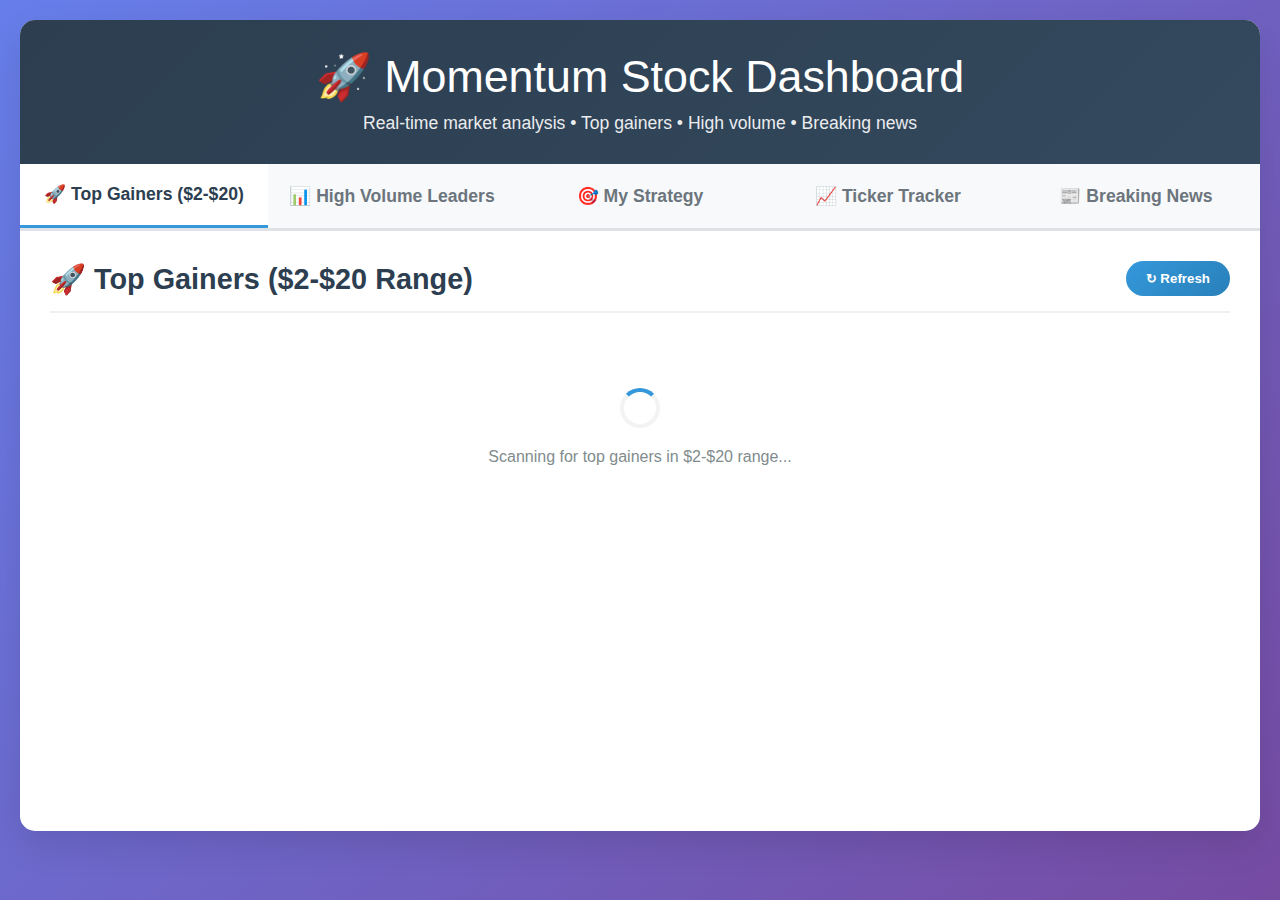
<file: index.html>
<!DOCTYPE html>
<html lang="en">
<head>
    <meta charset="UTF-8">
    <meta name="viewport" content="width=device-width, initial-scale=1.0">
    <title>🚀 Momentum Stock Dashboard</title>
    <style>
        * {
            margin: 0;
            padding: 0;
            box-sizing: border-box;
        }
        
        body {
            font-family: 'Segoe UI', Tahoma, Geneva, Verdana, sans-serif;
            background: linear-gradient(135deg, #667eea 0%, #764ba2 100%);
            min-height: 100vh;
            padding: 20px;
        }
        
        .container {
            max-width: 1400px;
            margin: 0 auto;
            background: white;
            border-radius: 15px;
            box-shadow: 0 15px 35px rgba(0,0,0,0.1);
            overflow: hidden;
        }
        
        .header {
            background: linear-gradient(135deg, #2c3e50 0%, #34495e 100%);
            color: white;
            padding: 30px;
            text-align: center;
        }
        
        .header h1 {
            font-size: 2.8em;
            font-weight: 300;
            margin-bottom: 10px;
        }
        
        .header p {
            opacity: 0.9;
            font-size: 1.1em;
        }
        
        .tabs {
            display: flex;
            background: #f8f9fa;
            border-bottom: 3px solid #dee2e6;
        }
        
        .tab {
            flex: 1;
            padding: 20px;
            text-align: center;
            cursor: pointer;
            background: #f8f9fa;
            border: none;
            font-size: 1.1em;
            font-weight: 600;
            color: #6c757d;
            transition: all 0.3s ease;
            position: relative;
        }
        
        .tab:hover {
            background: #e9ecef;
            color: #495057;
        }
        
        .tab.active {
            background: white;
            color: #2c3e50;
            border-bottom: 3px solid #3498db;
        }
        
        .tab-content {
            display: none;
            padding: 30px;
            min-height: 600px;
        }
        
        .tab-content.active {
            display: block;
        }
        
        .section-header {
            display: flex;
            justify-content: space-between;
            align-items: center;
            margin-bottom: 25px;
            padding-bottom: 15px;
            border-bottom: 2px solid #ecf0f1;
        }
        
        .section-title {
            font-size: 1.8em;
            color: #2c3e50;
            font-weight: 600;
        }
        
        .refresh-btn {
            background: linear-gradient(135deg, #3498db 0%, #2980b9 100%);
            color: white;
            border: none;
            padding: 10px 20px;
            border-radius: 25px;
            cursor: pointer;
            font-weight: 600;
            transition: transform 0.2s ease;
        }
        
        .refresh-btn:hover {
            transform: translateY(-2px);
        }
        
        .loading {
            text-align: center;
            padding: 50px;
            color: #7f8c8d;
        }
        
        .spinner {
            border: 4px solid #f3f3f3;
            border-top: 4px solid #3498db;
            border-radius: 50%;
            width: 40px;
            height: 40px;
            animation: spin 1s linear infinite;
            margin: 0 auto 20px;
        }
        
        @keyframes spin {
            0% { transform: rotate(0deg); }
            100% { transform: rotate(360deg); }
        }
        
        .stocks-grid {
            display: grid;
            grid-template-columns: repeat(auto-fill, minmax(350px, 1fr));
            gap: 20px;
            margin-top: 20px;
        }
        
        .stock-card {
            background: white;
            border: 1px solid #dee2e6;
            border-radius: 10px;
            padding: 20px;
            box-shadow: 0 4px 6px rgba(0,0,0,0.1);
            transition: all 0.3s ease;
        }
        
        .stock-card:hover {
            transform: translateY(-5px);
            box-shadow: 0 8px 15px rgba(0,0,0,0.2);
        }
        
        .stock-symbol {
            font-size: 1.4em;
            font-weight: bold;
            color: #2c3e50;
            margin-bottom: 10px;
        }
        
        .stock-price {
            font-size: 1.6em;
            font-weight: bold;
            color: #8e44ad;
            margin-bottom: 5px;
        }
        
        .stock-change {
            font-size: 1.1em;
            font-weight: 600;
            margin-bottom: 15px;
        }
        
        .positive {
            color: #27ae60;
        }
        
        .negative {
            color: #e74c3c;
        }
        
        .stock-metrics {
            display: grid;
            grid-template-columns: 1fr 1fr;
            gap: 10px;
            font-size: 0.9em;
            color: #7f8c8d;
        }
        
        .metric {
            background: #f8f9fa;
            padding: 8px;
            border-radius: 5px;
            text-align: center;
        }
        
        .metric-label {
            font-size: 0.8em;
            color: #6c757d;
            margin-bottom: 2px;
        }
        
        .metric-value {
            font-weight: bold;
            color: #2c3e50;
        }
        
        .news-grid {
            display: grid;
            gap: 20px;
        }
        
        .news-item {
            background: white;
            border: 1px solid #dee2e6;
            border-radius: 10px;
            padding: 20px;
            box-shadow: 0 4px 6px rgba(0,0,0,0.1);
            transition: all 0.3s ease;
        }
        
        .news-item:hover {
            box-shadow: 0 8px 15px rgba(0,0,0,0.2);
        }
        
        .news-title {
            font-size: 1.2em;
            font-weight: 600;
            color: #2c3e50;
            margin-bottom: 10px;
            line-height: 1.4;
        }
        
        .news-summary {
            color: #6c757d;
            line-height: 1.5;
            margin-bottom: 15px;
        }
        
        .news-meta {
            display: flex;
            justify-content: space-between;
            align-items: center;
            font-size: 0.9em;
            color: #7f8c8d;
        }
        
        .news-source {
            font-weight: 600;
        }
        
        .error {
            background: #f8d7da;
            color: #721c24;
            padding: 20px;
            border-radius: 10px;
            text-align: center;
            margin: 20px 0;
        }
        
        .empty-state {
            text-align: center;
            padding: 60px 20px;
            color: #7f8c8d;
        }
        
        .empty-state h3 {
            font-size: 1.5em;
            margin-bottom: 10px;
        }
        
        .momentum-badge {
            display: inline-block;
            padding: 4px 8px;
            border-radius: 12px;
            font-size: 0.8em;
            font-weight: bold;
            margin-top: 10px;
        }
        
        .momentum-high {
            background: #d4edda;
            color: #155724;
        }
        
        .momentum-medium {
            background: #fff3cd;
            color: #856404;
        }
        
        .momentum-low {
            background: #f8d7da;
            color: #721c24;
        }
        
        .ticker-input-section {
            background: #f8f9fa;
            padding: 25px;
            border-radius: 10px;
            margin-bottom: 30px;
            border: 2px solid #dee2e6;
        }
        
        .ticker-input-group {
            display: flex;
            gap: 15px;
            align-items: center;
            flex-wrap: wrap;
        }
        
        .ticker-input {
            flex: 1;
            min-width: 200px;
            padding: 12px 16px;
            border: 2px solid #dee2e6;
            border-radius: 8px;
            font-size: 1.1em;
            font-weight: 600;
            text-transform: uppercase;
            background: white;
            transition: border-color 0.3s ease;
        }
        
        .ticker-input:focus {
            outline: none;
            border-color: #3498db;
            box-shadow: 0 0 0 3px rgba(52, 152, 219, 0.1);
        }
        
        .track-btn {
            background: linear-gradient(135deg, #27ae60 0%, #229954 100%);
            color: white;
            border: none;
            padding: 12px 24px;
            border-radius: 8px;
            cursor: pointer;
            font-weight: 600;
            font-size: 1.1em;
            transition: all 0.3s ease;
        }
        
        .track-btn:hover {
            transform: translateY(-2px);
            box-shadow: 0 4px 8px rgba(39, 174, 96, 0.3);
        }
        
        .ticker-detail-card {
            background: linear-gradient(135deg, #ffffff 0%, #f8f9fa 100%);
            border: 1px solid #dee2e6;
            border-radius: 15px;
            padding: 30px;
            box-shadow: 0 8px 20px rgba(0,0,0,0.1);
            margin-bottom: 25px;
        }
        
        .ticker-header {
            display: flex;
            justify-content: space-between;
            align-items: center;
            margin-bottom: 25px;
            padding-bottom: 20px;
            border-bottom: 2px solid #ecf0f1;
        }
        
        .ticker-symbol-large {
            font-size: 2.5em;
            font-weight: bold;
            color: #2c3e50;
        }
        
        .ticker-price-large {
            font-size: 2.2em;
            font-weight: bold;
            color: #8e44ad;
        }
        
        .ticker-change-large {
            font-size: 1.4em;
            font-weight: 600;
            margin-top: 5px;
        }
        
        .metrics-grid {
            display: grid;
            grid-template-columns: repeat(auto-fit, minmax(200px, 1fr));
            gap: 20px;
            margin-top: 20px;
        }
        
        .metric-card {
            background: white;
            border: 1px solid #dee2e6;
            border-radius: 10px;
            padding: 20px;
            text-align: center;
            box-shadow: 0 2px 8px rgba(0,0,0,0.05);
            transition: all 0.3s ease;
        }
        
        .metric-card:hover {
            transform: translateY(-3px);
            box-shadow: 0 4px 12px rgba(0,0,0,0.15);
        }
        
        .metric-title {
            font-size: 0.9em;
            color: #6c757d;
            font-weight: 600;
            margin-bottom: 8px;
            text-transform: uppercase;
            letter-spacing: 0.5px;
        }
        
        .metric-value-large {
            font-size: 1.8em;
            font-weight: bold;
            color: #2c3e50;
        }
        
        .quote-section {
            background: #f8f9fa;
            border-radius: 10px;
            padding: 20px;
            margin-top: 25px;
        }
        
        .quote-grid {
            display: grid;
            grid-template-columns: repeat(auto-fit, minmax(150px, 1fr));
            gap: 15px;
            text-align: center;
        }
        
        .auto-refresh {
            display: flex;
            align-items: center;
            gap: 10px;
            margin-top: 15px;
            padding: 10px;
            background: #e3f2fd;
            border-radius: 8px;
            font-size: 0.9em;
            color: #1976d2;
        }
        
        .refresh-indicator {
            width: 12px;
            height: 12px;
            background: #4caf50;
            border-radius: 50%;
            animation: pulse 2s infinite;
        }
        
        @keyframes pulse {
            0% { opacity: 1; }
            50% { opacity: 0.5; }
            100% { opacity: 1; }
        }
        
        .strategy-criteria {
            background: linear-gradient(135deg, #f8f9fa 0%, #e9ecef 100%);
            border: 2px solid #dee2e6;
            border-radius: 15px;
            padding: 25px;
            margin-bottom: 30px;
            box-shadow: 0 4px 12px rgba(0,0,0,0.05);
        }
        
        .criteria-grid {
            display: grid;
            grid-template-columns: repeat(auto-fit, minmax(280px, 1fr));
            gap: 15px;
            margin-top: 15px;
        }
        
        .criteria-item {
            background: white;
            padding: 15px;
            border-radius: 10px;
            border-left: 4px solid #3498db;
            box-shadow: 0 2px 6px rgba(0,0,0,0.08);
            transition: all 0.3s ease;
        }
        
        .criteria-item:hover {
            transform: translateY(-2px);
            box-shadow: 0 4px 12px rgba(0,0,0,0.15);
            border-left-color: #2980b9;
        }
        
        .criteria-label {
            display: block;
            font-weight: 600;
            color: #2c3e50;
            margin-bottom: 5px;
            font-size: 0.95em;
        }
        
        .criteria-value {
            color: #6c757d;
            font-size: 0.9em;
            line-height: 1.4;
        }
        
        .strategy-stock-card {
            background: linear-gradient(135deg, #ffffff 0%, #f8f9fa 100%);
            border: 2px solid #28a745;
            border-radius: 12px;
            padding: 20px;
            box-shadow: 0 6px 16px rgba(40, 167, 69, 0.15);
            transition: all 0.3s ease;
            position: relative;
        }
        
        .strategy-stock-card:hover {
            transform: translateY(-5px);
            box-shadow: 0 10px 25px rgba(40, 167, 69, 0.25);
        }
        
        .strategy-stock-card::before {
            content: "🎯";
            position: absolute;
            top: -10px;
            right: -10px;
            background: #28a745;
            color: white;
            width: 30px;
            height: 30px;
            border-radius: 50%;
            display: flex;
            align-items: center;
            justify-content: center;
            font-size: 0.8em;
            font-weight: bold;
        }
        
        .strategy-badge {
            display: inline-block;
            background: linear-gradient(135deg, #28a745 0%, #20c997 100%);
            color: white;
            padding: 6px 12px;
            border-radius: 20px;
            font-size: 0.8em;
            font-weight: bold;
            margin-top: 10px;
            text-transform: uppercase;
            letter-spacing: 0.5px;
        }
        
        .live-status {
            display: flex;
            align-items: center;
            gap: 10px;
            background: rgba(255,255,255,0.9);
            padding: 10px 15px;
            border-radius: 25px;
            font-weight: 600;
            color: #2c3e50;
        }
        
        .status-indicator {
            width: 12px;
            height: 12px;
            background: #28a745;
            border-radius: 50%;
            animation: pulse-live 2s infinite;
        }
        
        @keyframes pulse-live {
            0% { opacity: 1; transform: scale(1); }
            50% { opacity: 0.7; transform: scale(1.2); }
            100% { opacity: 1; transform: scale(1); }
        }
        
        .live-feed-stats {
            display: grid;
            grid-template-columns: repeat(auto-fit, minmax(150px, 1fr));
            gap: 20px;
            margin-bottom: 30px;
            padding: 20px;
            background: linear-gradient(135deg, #f8f9fa 0%, #e9ecef 100%);
            border-radius: 10px;
            border: 1px solid #dee2e6;
        }
        
        .stat-item {
            text-align: center;
            padding: 15px;
            background: white;
            border-radius: 8px;
            box-shadow: 0 2px 6px rgba(0,0,0,0.05);
        }
        
        .stat-value {
            display: block;
            font-size: 1.8em;
            font-weight: bold;
            color: #2c3e50;
            margin-bottom: 5px;
        }
        
        .stat-label {
            font-size: 0.9em;
            color: #6c757d;
            text-transform: uppercase;
            letter-spacing: 0.5px;
        }
        
        .scanning-animation {
            display: flex;
            align-items: center;
            justify-content: center;
            gap: 10px;
            margin-top: 20px;
            padding: 15px;
            background: rgba(52, 152, 219, 0.1);
            border-radius: 8px;
            color: #3498db;
        }
        
        .pulse-dot {
            width: 10px;
            height: 10px;
            background: #3498db;
            border-radius: 50%;
            animation: pulse-scan 1.5s infinite;
        }
        
        @keyframes pulse-scan {
            0% { opacity: 1; transform: scale(1); }
            50% { opacity: 0.3; transform: scale(1.5); }
            100% { opacity: 1; transform: scale(1); }
        }
        
        .new-trigger {
            animation: slideInTrigger 0.8s ease-out;
            border: 3px solid #ff6b6b !important;
            box-shadow: 0 0 20px rgba(255, 107, 107, 0.3) !important;
        }
        
        @keyframes slideInTrigger {
            0% { 
                opacity: 0; 
                transform: translateY(-20px) scale(0.95);
            }
            100% { 
                opacity: 1; 
                transform: translateY(0) scale(1);
            }
        }
        
        .trigger-alert {
            background: linear-gradient(135deg, #ff6b6b 0%, #ee5a6f 100%);
            color: white;
            padding: 6px 12px;
            border-radius: 20px;
            font-size: 0.8em;
            font-weight: bold;
            margin-top: 10px;
            text-transform: uppercase;
            letter-spacing: 0.5px;
            animation: pulse-alert 2s infinite;
        }
        
        @keyframes pulse-alert {
            0% { opacity: 1; }
            50% { opacity: 0.8; }
            100% { opacity: 1; }
        }
        
        .warrior-scanner-table {
            margin-top: 20px;
            border-radius: 10px;
            overflow: hidden;
            box-shadow: 0 4px 12px rgba(0,0,0,0.15);
        }
        
        .live-scanner-table {
            width: 100%;
            border-collapse: collapse;
            background: white;
            font-size: 0.85em;
            table-layout: fixed;
        }
        
        .live-scanner-table th:nth-child(1) { width: 8%; }  /* Symbol */
        .live-scanner-table th:nth-child(2) { width: 10%; } /* Price */
        .live-scanner-table th:nth-child(3) { width: 10%; } /* Change % */
        .live-scanner-table th:nth-child(4) { width: 10%; } /* Change $ */
        .live-scanner-table th:nth-child(5) { width: 12%; } /* Volume */
        .live-scanner-table th:nth-child(6) { width: 8%; }  /* Rel Vol */
        .live-scanner-table th:nth-child(7) { width: 8%; }  /* Float */
        .live-scanner-table th:nth-child(8) { width: 12%; } /* News */
        .live-scanner-table th:nth-child(9) { width: 14%; } /* Category */
        .live-scanner-table th:nth-child(10) { width: 8%; } /* Time */
        
        .live-scanner-table th {
            background: linear-gradient(135deg, #1a1a1a 0%, #333333 100%);
            color: white;
            padding: 12px 6px;
            text-align: center;
            font-weight: bold;
            font-size: 0.8em;
            text-transform: uppercase;
            letter-spacing: 0.5px;
            border-bottom: 2px solid #555;
            white-space: nowrap;
        }
        
        .live-scanner-table td {
            padding: 8px 4px;
            text-align: center;
            border-bottom: 1px solid #f0f0f0;
            font-weight: 500;
            font-size: 0.85em;
            white-space: nowrap;
        }
        
        .change-positive {
            color: white !important;
            font-weight: bold !important;
        }
        
        .change-negative {
            color: white !important;
            font-weight: bold !important;
        }
        
        .news-link {
            color: #3498db;
            text-decoration: none;
            font-size: 0.9em;
            font-weight: bold;
        }
        
        .news-link:hover {
            color: #2980b9;
            text-decoration: underline;
        }
        
        .no-news {
            color: #999;
            font-size: 0.8em;
        }
        
        .new-move {
            border-left: 4px solid #ffd700 !important;
            animation: highlightNewMove 2s ease-out;
        }
        
        @keyframes highlightNewMove {
            0% { background-color: #fff9c4; }
            100% { background-color: transparent; }
        }
        
        .move-indicator {
            color: #ffd700;
            font-weight: bold;
            margin-left: 4px;
        }
        
        .live-scanner-table tbody tr {
            transition: all 0.3s ease;
        }
        
        .live-scanner-table tbody tr:hover {
            background: #f8f9fa;
            transform: scale(1.01);
        }
        
        .scanner-row {
            animation: slideInRunner 0.5s ease-out;
        }
        
        @keyframes slideInRunner {
            0% { opacity: 0; transform: translateY(-10px); }
            100% { opacity: 1; transform: translateY(0); }
        }
        
        .runner-symbol {
            font-weight: bold;
            font-size: 1.1em;
            color: #2c3e50;
        }
        
        .runner-price {
            font-weight: bold;
            color: #8e44ad;
        }
        
        .runner-explosive {
            background: linear-gradient(135deg, #ff0066 0%, #ff3388 100%) !important;
            color: white !important;
            animation: pulse-explosive 1s infinite;
        }
        
        .runner-hot {
            background: linear-gradient(135deg, #ff4444 0%, #ff6666 100%) !important;
            color: white !important;
        }
        
        .runner-strong {
            background: linear-gradient(135deg, #ff8800 0%, #ffaa00 100%) !important;
            color: white !important;
        }
        
        .runner-runner {
            background: linear-gradient(135deg, #00cc44 0%, #00dd55 100%) !important;
            color: white !important;
        }
        
        @keyframes pulse-explosive {
            0% { box-shadow: 0 0 5px rgba(255, 0, 102, 0.5); }
            50% { box-shadow: 0 0 20px rgba(255, 0, 102, 1); }
            100% { box-shadow: 0 0 5px rgba(255, 0, 102, 0.5); }
        }
        
        .category-badge {
            padding: 4px 8px;
            border-radius: 12px;
            font-size: 0.75em;
            font-weight: bold;
            text-transform: uppercase;
            letter-spacing: 0.5px;
        }
        
        .scanning-row td {
            text-align: center;
            padding: 30px;
            color: #666;
        }
    </style>
</head>
<body>
    <div class="container">
        <div class="header">
            <h1>🚀 Momentum Stock Dashboard</h1>
            <p>Real-time market analysis • Top gainers • High volume • Breaking news</p>
        </div>
        
        <div class="tabs">
            <button class="tab active" onclick="switchTab('gainers')">
                🚀 Top Gainers ($2-$20)
            </button>
            <button class="tab" onclick="switchTab('volume')">
                📊 High Volume Leaders
            </button>
            <button class="tab" onclick="switchTab('strategy')">
                🎯 My Strategy
            </button>
            <button class="tab" onclick="switchTab('tracker')">
                📈 Ticker Tracker
            </button>
            <button class="tab" onclick="switchTab('news')">
                📰 Breaking News
            </button>
        </div>
        
        <!-- Top Gainers Tab -->
        <div id="gainers" class="tab-content active">
            <div class="section-header">
                <h2 class="section-title">🚀 Top Gainers ($2-$20 Range)</h2>
                <button class="refresh-btn" onclick="loadGainers()">↻ Refresh</button>
            </div>
            <div id="gainers-content">
                <div class="loading">
                    <div class="spinner"></div>
                    <p>Loading top gainers...</p>
                </div>
            </div>
        </div>
        
        <!-- High Volume Tab -->
        <div id="volume" class="tab-content">
            <div class="section-header">
                <h2 class="section-title">📊 Highest Relative Volume</h2>
                <button class="refresh-btn" onclick="loadHighVolume()">↻ Refresh</button>
            </div>
            <div id="volume-content">
                <div class="loading">
                    <div class="spinner"></div>
                    <p>Loading high volume stocks...</p>
                </div>
            </div>
        </div>
        
        <!-- My Strategy Tab -->
        <div id="strategy" class="tab-content">
            <div class="section-header">
                <h2 class="section-title">🔥 RUNNING UP SCANNER</h2>
                <div class="live-status">
                    <div class="status-indicator"></div>
                    <span id="live-status-text">Starting scanner...</span>
                </div>
                <div style="display: flex; gap: 10px; align-items: center;">
                    <button class="refresh-btn" onclick="toggleAudioAlerts()" id="audio-btn">🔔 Audio: OFF</button>
                    <button class="refresh-btn" onclick="clearScanner()">🗑️ Clear</button>
                </div>
            </div>
            
            <div class="strategy-criteria">
                <h3 style="color: #2c3e50; margin-bottom: 15px;">📊 HOW THE SCANNER WORKS:</h3>
                <div class="criteria-grid">
                    <div class="criteria-item">
                        <span class="criteria-label">🎯 ENTRY CRITERIA:</span>
                        <span class="criteria-value">3%+ daily gainers, $0.50-$50 price range, 1.5x+ volume, <100M float</span>
                    </div>
                    <div class="criteria-item">
                        <span class="criteria-label">📈 NEW ENTRIES:</span>
                        <span class="criteria-value">Only added when stock moves additional 1%+ up or down from last entry</span>
                    </div>
                    <div class="criteria-item">
                        <span class="criteria-label">🔥 EXPLOSIVE (25%+):</span>
                        <span class="criteria-value">Massive breakout momentum - extreme moves with audio alert</span>
                    </div>
                    <div class="criteria-item">
                        <span class="criteria-label">🚨 HOT (15%+):</span>
                        <span class="criteria-value">Strong runner momentum - high-priority moves with audio alert</span>
                    </div>
                    <div class="criteria-item">
                        <span class="criteria-label">💪 STRONG (10%+):</span>
                        <span class="criteria-value">Good momentum build - solid moves worth monitoring closely</span>
                    </div>
                    <div class="criteria-item">
                        <span class="criteria-label">🏃 RUNNER (3-9.9%+):</span>
                        <span class="criteria-value">Early momentum stage - building potential for larger moves</span>
                    </div>
                </div>
            </div>
            
            <div class="live-feed-stats">
                <div class="stat-item">
                    <span class="stat-value" id="total-scanned">0</span>
                    <span class="stat-label">Stocks Scanned</span>
                </div>
                <div class="stat-item">
                    <span class="stat-value" id="triggers-found">0</span>
                    <span class="stat-label">Triggers Found</span>
                </div>
                <div class="stat-item">
                    <span class="stat-value" id="last-scan">--:--</span>
                    <span class="stat-label">Last Scan</span>
                </div>
                <div class="stat-item">
                    <span class="stat-value" id="daily-hits">--</span>
                    <span class="stat-label">Today's Total</span>
                </div>
                <div class="stat-item">
                    <span class="stat-value" id="unique-tickers">--</span>
                    <span class="stat-label">Unique Stocks</span>
                </div>
                <div class="stat-item" style="cursor: pointer;" onclick="showDailySummary()">
                    <span class="stat-value">📊</span>
                    <span class="stat-label">View Daily Log</span>
                </div>
                <div class="stat-item" style="cursor: pointer;" onclick="exportForAnalysis()">
                    <span class="stat-value">🤖</span>
                    <span class="stat-label">Export for AI</span>
                </div>
                <div class="stat-item" style="cursor: pointer;" onclick="showStorageStats()">
                    <span class="stat-value">💾</span>
                    <span class="stat-label">Storage Stats</span>
                </div>
            </div>
            
            <div id="strategy-content">
                <div class="warrior-scanner-table">
                    <table class="live-scanner-table" id="runnerTable">
                        <thead>
                            <tr>
                                <th>Symbol</th>
                                <th>Price</th>
                                <th>Change %</th>
                                <th>Change $</th>
                                <th>Volume</th>
                                <th>Rel Vol</th>
                                <th>Float</th>
                                <th>News</th>
                                <th>Category</th>
                                <th>Time</th>
                            </tr>
                        </thead>
                        <tbody id="runnerTableBody">
                            <tr class="scanning-row">
                                <td colspan="10">
                                    <div class="scanning-animation">
                                        <div class="pulse-dot"></div>
                                        <span>Scanning for runners...</span>
                                    </div>
                                </td>
                            </tr>
                        </tbody>
                    </table>
                </div>
            </div>
        </div>
        
        <!-- Ticker Tracker Tab -->
        <div id="tracker" class="tab-content">
            <div class="section-header">
                <h2 class="section-title">📈 Single Ticker Tracker</h2>
                <button class="refresh-btn" onclick="refreshCurrentTicker()">↻ Refresh</button>
            </div>
            
            <div class="ticker-input-section">
                <div class="ticker-input-group">
                    <input type="text" id="tickerInput" class="ticker-input" placeholder="Enter ticker symbol (e.g., AAPL)" maxlength="10">
                    <button class="track-btn" onclick="trackTicker()">📈 Track Stock</button>
                </div>
                <div class="auto-refresh">
                    <div class="refresh-indicator"></div>
                    <span>Auto-refreshing every 30 seconds</span>
                </div>
            </div>
            
            <div id="tracker-content">
                <div class="empty-state">
                    <h3>Enter a ticker symbol to start tracking</h3>
                    <p>Get real-time price, volume, relative volume, and float data</p>
                </div>
            </div>
        </div>
        
        <!-- Breaking News Tab -->
        <div id="news" class="tab-content">
            <div class="section-header">
                <h2 class="section-title">📰 Breaking Stock Market News</h2>
                <button class="refresh-btn" onclick="loadNews()">↻ Refresh</button>
            </div>
            <div id="news-content">
                <div class="loading">
                    <div class="spinner"></div>
                    <p>Loading latest market news...</p>
                </div>
            </div>
        </div>
    </div>

    <script>
        // API Configuration
        const API_BASE_URL = 'https://api.shivamyourmom.com';
        
        // Extended ticker lists for different categories
        const GAINER_TICKERS = ['RIOT', 'MARA', 'SOFI', 'PLTR', 'LCID', 'RIVN', 'SPCE', 'BBBY', 'GME', 'AMC', 'F', 'NOK', 'SNDL', 'FCEL', 'PLUG', 'NKLA', 'CLOV', 'WISH', 'MVIS', 'SENS'];
        const VOLUME_TICKERS = ['AAPL', 'TSLA', 'NVDA', 'AMD', 'GOOGL', 'MSFT', 'META', 'AMZN', 'NFLX', 'QQQ', 'SPY', 'IWM', 'PLTR', 'SOFI', 'RIOT', 'MARA', 'SQQQ', 'TQQQ', 'SPXU', 'UVXY'];
        
        // Tab switching functionality
        function switchTab(tabName) {
            // Hide all tab contents
            document.querySelectorAll('.tab-content').forEach(content => {
                content.classList.remove('active');
            });
            
            // Remove active class from all tabs
            document.querySelectorAll('.tab').forEach(tab => {
                tab.classList.remove('active');
            });
            
            // Show selected tab content
            document.getElementById(tabName).classList.add('active');
            
            // Add active class to clicked tab
            event.target.classList.add('active');
            
            // Load data for the selected tab
            if (tabName === 'gainers') {
                loadGainers();
            } else if (tabName === 'volume') {
                loadHighVolume();
            } else if (tabName === 'strategy') {
                startLiveMomentumFeed()
            } else if (tabName === 'tracker') {
                // Don't auto-load, let user enter ticker
            } else if (tabName === 'news') {
                loadNews();
            }
        }
        
        // Get stock data from API
        async function getStockData(ticker) {
            try {
                const response = await fetch(`${API_BASE_URL}/metrics?ticker=${ticker}`, {
                    method: 'GET',
                    headers: {
                        'Accept': 'application/json',
                        'Content-Type': 'application/json',
                    },
                    mode: 'cors'
                });
                
                if (!response.ok) {
                    throw new Error(`HTTP ${response.status}: ${response.statusText}`);
                }
                
                const data = await response.json();
                return data;
                
            } catch (error) {
                console.warn(`Failed to get data for ${ticker}:`, error.message);
                return null;
            }
        }
        
        // Load top gainers in $2-$20 range
        async function loadGainers() {
            const container = document.getElementById('gainers-content');
            container.innerHTML = `
                <div class="loading">
                    <div class="spinner"></div>
                    <p>Scanning for top gainers in $2-$20 range...</p>
                </div>
            `;
            
            try {
                const stocks = [];
                
                for (const ticker of GAINER_TICKERS) {
                    const data = await getStockData(ticker);
                    if (data && data.last_price && data.price_change_pct !== undefined) {
                        if (data.last_price >= 2 && data.last_price <= 20 && data.price_change_pct > 0) {
                            stocks.push({
                                symbol: ticker,
                                price: data.last_price,
                                change_pct: data.price_change_pct,
                                change: data.price_change || 0,
                                volume: data.today_volume || 0,
                                rel_volume: data.rvol || 1,
                                momentum: data.momentum_score || 50
                            });
                        }
                    }
                    await new Promise(resolve => setTimeout(resolve, 100));
                }
                
                // Sort by percentage gain
                stocks.sort((a, b) => b.change_pct - a.change_pct);
                
                displayStocks(stocks.slice(0, 12), 'gainers-content');
                
            } catch (error) {
                container.innerHTML = `
                    <div class="error">
                        <strong>❌ Failed to load gainers</strong><br>
                        ${error.message}
                    </div>
                `;
            }
        }
        
        // Load high volume stocks
        async function loadHighVolume() {
            const container = document.getElementById('volume-content');
            container.innerHTML = `
                <div class="loading">
                    <div class="spinner"></div>
                    <p>Finding highest volume stocks...</p>
                </div>
            `;
            
            try {
                const stocks = [];
                
                for (const ticker of VOLUME_TICKERS) {
                    const data = await getStockData(ticker);
                    if (data && data.last_price && data.rvol) {
                        stocks.push({
                            symbol: ticker,
                            price: data.last_price,
                            change_pct: data.price_change_pct || 0,
                            change: data.price_change || 0,
                            volume: data.today_volume || 0,
                            rel_volume: data.rvol,
                            momentum: data.momentum_score || 50
                        });
                    }
                    await new Promise(resolve => setTimeout(resolve, 100));
                }
                
                // Sort by relative volume
                stocks.sort((a, b) => b.rel_volume - a.rel_volume);
                
                displayStocks(stocks.slice(0, 12), 'volume-content');
                
            } catch (error) {
                container.innerHTML = `
                    <div class="error">
                        <strong>❌ Failed to load volume data</strong><br>
                        ${error.message}
                    </div>
                `;
            }
        }
        
        // Display stocks in grid format
        function displayStocks(stocks, containerId) {
            const container = document.getElementById(containerId);
            
            if (stocks.length === 0) {
                container.innerHTML = `
                    <div class="empty-state">
                        <h3>No stocks found</h3>
                        <p>Try refreshing or check back during market hours</p>
                    </div>
                `;
                return;
            }
            
            const stockCards = stocks.map(stock => {
                const changeClass = stock.change_pct >= 0 ? 'positive' : 'negative';
                const changeSymbol = stock.change_pct >= 0 ? '+' : '';
                
                let momentumClass = 'momentum-low';
                let momentumText = 'Low';
                if (stock.momentum > 70) {
                    momentumClass = 'momentum-high';
                    momentumText = 'High';
                } else if (stock.momentum > 50) {
                    momentumClass = 'momentum-medium';
                    momentumText = 'Medium';
                }
                
                return `
                    <div class="stock-card">
                        <div class="stock-symbol">${stock.symbol}</div>
                        <div class="stock-price">$${stock.price.toFixed(2)}</div>
                        <div class="stock-change ${changeClass}">
                            ${changeSymbol}${stock.change_pct.toFixed(2)}% (${changeSymbol}$${Math.abs(stock.change).toFixed(2)})
                        </div>
                        <div class="stock-metrics">
                            <div class="metric">
                                <div class="metric-label">Volume</div>
                                <div class="metric-value">${(stock.volume / 1000000).toFixed(1)}M</div>
                            </div>
                            <div class="metric">
                                <div class="metric-label">Rel Vol</div>
                                <div class="metric-value">${stock.rel_volume.toFixed(1)}x</div>
                            </div>
                        </div>
                        <div class="momentum-badge ${momentumClass}">
                            ${momentumText} Momentum (${stock.momentum.toFixed(0)})
                        </div>
                    </div>
                `;
            }).join('');
            
            container.innerHTML = `<div class="stocks-grid">${stockCards}</div>`;
        }
        
        // Load breaking news
        async function loadNews() {
            const container = document.getElementById('news-content');
            container.innerHTML = `
                <div class="loading">
                    <div class="spinner"></div>
                    <p>Loading latest market news...</p>
                </div>
            `;
            
            try {
                const response = await fetch(`${API_BASE_URL}/news`, {
                    method: 'GET',
                    headers: { 'Accept': 'application/json' },
                    mode: 'cors'
                });
                if (!response.ok) throw new Error(`News API Error: ${response.status}`);
                const newsData = await response.json();
                
                displayNews(newsData, 'news-content');
                
            } catch (error) {
                // Show sample news for now
                const sampleNews = [
                    {
                        headline: "Market Update: Technology Stocks Show Strong Momentum",
                        summary: "Tech stocks continue to lead market gains with several companies reporting strong earnings and positive guidance for the upcoming quarter.",
                        source: "Market News",
                        datetime: new Date().toISOString()
                    },
                    {
                        headline: "Federal Reserve Maintains Current Interest Rate Policy",
                        summary: "The Fed decided to keep rates unchanged, citing ongoing economic stability and controlled inflation metrics.",
                        source: "Financial Times",
                        datetime: new Date().toISOString()
                    },
                    {
                        headline: "Energy Sector Volatility Continues Amid Global Events",
                        summary: "Oil and gas stocks show increased volatility as global supply chain concerns persist.",
                        source: "Energy Today",
                        datetime: new Date().toISOString()
                    }
                ];
                
                displayNews(sampleNews, 'news-content');
            }
        }
        
        // Display news articles
        function displayNews(newsArray, containerId) {
            const container = document.getElementById(containerId);
            
            if (!newsArray || newsArray.length === 0) {
                container.innerHTML = `
                    <div class="empty-state">
                        <h3>No news available</h3>
                        <p>Check back later for the latest market updates</p>
                    </div>
                `;
                return;
            }
            
            const newsItems = newsArray.slice(0, 10).map(item => {
                const date = new Date(item.datetime).toLocaleDateString();
                const time = new Date(item.datetime).toLocaleTimeString([], {hour: '2-digit', minute:'2-digit'});
                
                return `
                    <div class="news-item">
                        <div class="news-title">${item.headline}</div>
                        <div class="news-summary">${item.summary}</div>
                        <div class="news-meta">
                            <span class="news-source">${item.source}</span>
                            <span class="news-time">${date} ${time}</span>
                        </div>
                    </div>
                `;
            }).join('');
            
            container.innerHTML = `<div class="news-grid">${newsItems}</div>`;
        }
        
        // Warrior Trading style ticker universe (Ross Cameron favorites)
        const WARRIOR_TICKERS = [
            // Crypto/Mining (high volatility)
            'RIOT', 'MARA', 'COIN', 'BTBT', 'EBON', 'CAN', 'BITF', 'HVBT', 'GREE', 'SPRT', 'WULF', 'CIFR', 'CORZ', 'HIVE', 'IREN',
            // Meme/Social Media favorites  
            'GME', 'AMC', 'BBBY', 'PLTR', 'SOFI', 'CLOV', 'WISH', 'PROG', 'ATER', 'SPCE', 'HOOD', 'RBLX', 'SNAP', 'TWTR', 'PINS',
            // EV/Clean Energy (momentum favorites)
            'TSLA', 'LCID', 'RIVN', 'NKLA', 'PLUG', 'FCEL', 'BLNK', 'CHPT', 'EVGO', 'CLNE', 'NIO', 'XPEV', 'LI', 'FISV', 'QS',
            // Biotech/Pharma (FDA catalyst plays)
            'MRNA', 'BNTX', 'NVAX', 'OCGN', 'VXRT', 'ATOS', 'SAVA', 'SENS', 'MVIS', 'GEVO', 'IOVA', 'CTMX', 'AVIR', 'VERU', 'CYDY',
            // Low float runners
            'MULN', 'BBIG', 'RDBX', 'NILE', 'GFAI', 'IMPP', 'INDO', 'EVFM', 'GROM', 'TNXP', 'APPH', 'BKKT', 'IRNT', 'OPAD', 'LIXT',
            // Penny stock momentum
            'SNDL', 'NOK', 'F', 'EXPR', 'NAKD', 'SIRI', 'KOSS', 'TELL', 'PHUN', 'DWAC', 'TLRY', 'CGC', 'ACB', 'HEXO', 'OGI',
            // Tech small caps
            'CRSP', 'EDIT', 'BEAM', 'NTLA', 'FATE', 'BLUE', 'SGMO', 'QURE', 'RGNX', 'FOLD', 'PACB', 'VEEV', 'DDOG', 'SNOW', 'OKTA',
            // Traditional momentum
            'AAPL', 'NVDA', 'AMD', 'MSFT', 'GOOGL', 'META', 'AMZN', 'NFLX', 'CRM', 'SHOP', 'PYPL', 'SQ', 'UBER', 'LYFT', 'ABNB',
            // Chinese ADRs (momentum plays)
            'BABA', 'JD', 'PDD', 'BILI', 'IQ', 'VIPS', 'TME', 'YMM', 'FUTU', 'TIGR', 'BEKE', 'DIDI', 'TAL', 'EDU', 'GOTU',
            // SPACs and recent IPOs
            'GRAB', 'DKNG', 'OPEN', 'UPST', 'AFRM', 'COIN', 'RBLX', 'DASH', 'ABNB', 'SNOW', 'PLTR', 'C3AI', 'FSLY', 'NET', 'ZM',
            // Healthcare/Medical
            'TDOC', 'VEEV', 'DXCM', 'ILMN', 'REGN', 'BIIB', 'GILD', 'AMGN', 'CELG', 'VRTX', 'BMRN', 'ALNY', 'SRPT', 'RARE', 'IONS',
            // Fintech
            'SQ', 'PYPL', 'AFRM', 'UPST', 'SOFI', 'LC', 'HOOD', 'NU', 'PAGS', 'STNE', 'MA', 'V', 'AXP', 'COF', 'DFS',
            // Growth stocks
            'ZM', 'DOCU', 'PTON', 'NFLX', 'ROKU', 'TWLO', 'OKTA', 'CRWD', 'ZS', 'DDOG', 'SNOW', 'MDB', 'FROG', 'ESTC', 'SPLK',
            // Energy/Oil
            'XOM', 'CVX', 'COP', 'EOG', 'PXD', 'SLB', 'HAL', 'OXY', 'DVN', 'FANG', 'MRO', 'APA', 'CLR', 'CTRA', 'VLO',
            // Materials/Commodities
            'FCX', 'NEM', 'GOLD', 'ABX', 'SCCO', 'AA', 'X', 'CLF', 'NUE', 'STLD', 'MP', 'LAC', 'ALB', 'SQM', 'FMC',
            // Small cap runners (high beta)
            'BBBY', 'SAVA', 'DWAC', 'PHUN', 'BKKT', 'IRNT', 'OPAD', 'ATER', 'PROG', 'BBIG', 'SPRT', 'GREE', 'RDBX', 'NILE', 'MULN'
        ];
        
        // Warrior Trading scanner variables
        let liveFeedInterval = null;
        let liveFeedActive = false;
        let totalScanned = 0;
        let triggersFound = 0;
        let triggeredStocks = new Set(); // Track stocks we've already triggered on
        let currentRunners = new Map(); // Current running stocks
        let runnerHistory = []; // All runner entries (including duplicates for price changes)
        let priceHistory = new Map(); // Track last known prices
        
        // Save runner data to localStorage
        function saveRunnerData() {
            try {
                const dataToSave = {
                    runnerHistory: runnerHistory,
                    priceHistory: Array.from(priceHistory.entries()),
                    currentRunners: Array.from(currentRunners.entries()),
                    triggeredStocks: Array.from(triggeredStocks),
                    totalScanned: totalScanned,
                    triggersFound: triggersFound,
                    lastSaved: new Date().toISOString()
                };
                localStorage.setItem('warriorScannerData', JSON.stringify(dataToSave));
            } catch (error) {
                console.warn('Failed to save scanner data:', error);
            }
        }
        
        // Load runner data from localStorage
        function loadRunnerData() {
            try {
                const savedData = localStorage.getItem('warriorScannerData');
                if (savedData) {
                    const data = JSON.parse(savedData);
                    
                    // Restore data
                    runnerHistory = data.runnerHistory || [];
                    priceHistory = new Map(data.priceHistory || []);
                    currentRunners = new Map(data.currentRunners || []);
                    triggeredStocks = new Set(data.triggeredStocks || []);
                    totalScanned = data.totalScanned || 0;
                    triggersFound = data.triggersFound || 0;
                    
                    // Update UI with restored data
                    updateRunnerTable();
                    updateScanStats(totalScanned, triggersFound);
                    
                    if (runnerHistory.length > 0) {
                        const uniqueStocks = new Set(runnerHistory.map(r => r.symbol)).size;
                        updateLiveStatus(`📚 Restored ${runnerHistory.length} entries, ${uniqueStocks} unique runners`);
                    }
                    
                    console.log('Scanner data restored from localStorage');
                    return true;
                }
            } catch (error) {
                console.warn('Failed to load scanner data:', error);
            }
            return false;
        }
        let audioEnabled = false;
        let audioContext = null;
        
        // Price change thresholds for new entries
        const PRICE_CHANGE_THRESHOLD = 1.0; // 1% additional change triggers new entry
        const MAX_ENTRIES_PER_STOCK = 5; // Maximum entries per stock to prevent spam
        
        // Audio alert system
        function initAudioSystem() {
            try {
                audioContext = new (window.AudioContext || window.webkitAudioContext)();
            } catch (e) {
                console.warn('Audio not supported');
            }
        }
        
        function playAlert(frequency = 800, duration = 200) {
            if (!audioEnabled || !audioContext) return;
            
            const oscillator = audioContext.createOscillator();
            const gainNode = audioContext.createGain();
            
            oscillator.connect(gainNode);
            gainNode.connect(audioContext.destination);
            
            oscillator.frequency.value = frequency;
            oscillator.type = 'sine';
            
            gainNode.gain.setValueAtTime(0.3, audioContext.currentTime);
            gainNode.gain.exponentialRampToValueAtTime(0.01, audioContext.currentTime + duration / 1000);
            
            oscillator.start(audioContext.currentTime);
            oscillator.stop(audioContext.currentTime + duration / 1000);
        }
        
        function toggleAudioAlerts() {
            audioEnabled = !audioEnabled;
            const btn = document.getElementById('audio-btn');
            btn.textContent = audioEnabled ? '🔔 Audio: ON' : '🔔 Audio: OFF';
            btn.style.background = audioEnabled ? '#28a745' : '#6c757d';
            
            if (audioEnabled && !audioContext) {
                initAudioSystem();
            }
        }
        
        function clearScanner() {
            currentRunners.clear();
            runnerHistory = [];
            priceHistory.clear();
            triggeredStocks.clear();
            totalScanned = 0;
            triggersFound = 0;
            
            // Clear localStorage
            localStorage.removeItem('warriorScannerData');
            
            // Reset UI
            updateScanStats(0, 0);
            const tableBody = document.getElementById('runnerTableBody');
            tableBody.innerHTML = `
                <tr class="scanning-row">
                    <td colspan="10">
                        <div class="scanning-animation">
                            <div class="pulse-dot"></div>
                            <span>Scanning for runners...</span>
                        </div>
                    </td>
                </tr>
            `;
        }
        
        // Check if we should add a new entry for price movement
        function checkForNewEntry(ticker, currentChangePct) {
            const lastEntry = priceHistory.get(ticker);
            
            // Always add first entry for this stock
            if (!lastEntry) {
                return 'first_entry';
            }
            
            // Check how many entries we already have for this stock
            const existingEntries = runnerHistory.filter(entry => entry.symbol === ticker).length;
            if (existingEntries >= MAX_ENTRIES_PER_STOCK) {
                return false;
            }
            
            // Check if price movement is significant enough
            const lastChangePct = lastEntry.change_pct;
            const changeDifference = Math.abs(currentChangePct - lastChangePct);
            
            // Only add new entry if stock moved an additional 1%+ from last entry
            // Removed time-based updates - only actual price movements matter
            if (changeDifference >= PRICE_CHANGE_THRESHOLD) {
                return 'new_move';
            }
            
            return false;
        }
        
        // Start the live momentum trigger feed
        function startLiveMomentumFeed() {
            if (liveFeedActive) return; // Already running
            
            liveFeedActive = true;
            updateLiveStatus('🚨 Live feed active');
            
            // Load daily stats
            loadDailyStats();
            
            // Initial scan
            scanForTriggers();
            
            // Set up automatic scanning every 15 seconds (Warrior Trading style)
            liveFeedInterval = setInterval(() => {
                if (liveFeedActive) {
                    scanForTriggers();
                }
            }, 15000); // 15 seconds for real-time updates
            
            // Update daily stats every 5 minutes
            setInterval(loadDailyStats, 300000); // 5 minutes
        }
        
        // Stop the live feed
        function stopLiveMomentumFeed() {
            liveFeedActive = false;
            if (liveFeedInterval) {
                clearInterval(liveFeedInterval);
                liveFeedInterval = null;
            }
            updateLiveStatus('Feed stopped');
        }
        
        // Scan for momentum triggers
        async function scanForTriggers() {
            if (!liveFeedActive) return;
            
            updateLiveStatus('🔍 Scanning for triggers...');
            
            try {
                let scannedInThisRound = 0;
                const newTriggers = [];
                
                // Randomize order to scan different stocks each time
                const shuffledTickers = [...WARRIOR_TICKERS].sort(() => Math.random() - 0.5);
                
                // Scan more stocks per cycle with faster refresh (50 stocks every 15 seconds)
                const subsetsToScan = shuffledTickers.slice(0, 50);
                
                for (const ticker of subsetsToScan) {
                    if (!liveFeedActive) break; // Stop if feed was disabled
                    
                    const data = await getStockData(ticker);
                    scannedInThisRound++;
                    totalScanned++;
                    
                    updateScanStats(totalScanned, triggersFound);
                    
                    if (data && data.last_price && data.price_change_pct !== undefined) {
                        // Check if it meets strategy and we haven't triggered on it recently
                        if (meetsWarriorTradingCriteria(data, ticker)) {
                            const currentPrice = data.last_price;
                            const currentChangePct = data.price_change_pct;
                            
                            // Check if this is a significant price movement from last entry
                            const shouldAddNewEntry = checkForNewEntry(ticker, currentChangePct);
                            
                            if (shouldAddNewEntry) {
                                // Check for breaking news
                                const newsData = await checkBreakingNews(ticker);
                                
                                const runner = {
                                    symbol: ticker,
                                    price: currentPrice,
                                    change_pct: currentChangePct,
                                    change: data.price_change || 0,
                                    volume: data.today_volume || 0,
                                    rel_volume: data.rvol || 1,
                                    float_millions: calculateFloat(data),
                                    last_updated: new Date(),
                                    category: getRunnerCategory(currentChangePct),
                                    news_url: newsData ? getNewsUrl(newsData, ticker) : null,
                                    has_news: newsData,
                                    entry_id: Date.now() + Math.random(), // Unique ID for each entry
                                    is_new_move: shouldAddNewEntry === 'new_move'
                                };
                                
                                // Check if this is a new hot runner for alerts
                                const existingRunner = currentRunners.get(ticker);
                                const isNewHotRunner = (!existingRunner && runner.category.sound) || 
                                                     (runner.is_new_move && runner.category.sound);
                                
                                // Update current runners map
                                currentRunners.set(ticker, runner);
                                
                                // Add to history (this allows multiple entries)
                                runnerHistory.unshift(runner); // Add to beginning for newest first
                                
                                // Save data after adding new runner
                                saveRunnerData();
                                
                                // Keep only recent entries to prevent memory issues
                                if (runnerHistory.length > 100) {
                                    runnerHistory = runnerHistory.slice(0, 100);
                                }
                                
                                // Update price tracking
                                priceHistory.set(ticker, {
                                    price: currentPrice,
                                    change_pct: currentChangePct,
                                    timestamp: new Date()
                                });
                                
                                // Play alert for new hot runners or significant moves
                                if (isNewHotRunner && audioEnabled) {
                                    playAlert(runner.category.level === 'explosive' ? 1000 : 800, 300);
                                }
                                
                                // Log to backend
                                await logScannerHit({
                                    ticker: ticker,
                                    trigger_type: runner.is_new_move ? 'price_move_' + runner.category.level : 'running_up_' + runner.category.level,
                                    price: runner.price,
                                    change_pct: runner.change_pct,
                                    volume: runner.volume,
                                    rel_volume: runner.rel_volume,
                                    breakout_detected: false,
                                    news_detected: !!newsData,
                                    momentum_score: 75
                                });
                                
                                triggersFound++;
                            }
                        }
                    }
                    
                    // Small delay between requests
                    await new Promise(resolve => setTimeout(resolve, 200));
                }
                
                // Update the runner table
                updateRunnerTable();
                
                if (runnerHistory.length > 0) {
                    const uniqueStocks = new Set(runnerHistory.map(r => r.symbol)).size;
                    updateLiveStatus(`✅ ${runnerHistory.length} entries, ${uniqueStocks} unique runner${uniqueStocks > 1 ? 's' : ''}`);
                } else {
                    updateLiveStatus('✅ Scan complete - no runners found');
                }
                
                updateScanStats(totalScanned, triggersFound);
                
            } catch (error) {
                updateLiveStatus('❌ Scan error - retrying soon...');
                console.error('Live feed scan error:', error);
            }
        }
        
        // Update live status
        function updateLiveStatus(message) {
            const statusText = document.getElementById('live-status-text');
            if (statusText) {
                statusText.textContent = message;
            }
        }
        
        // Update scan statistics
        function updateScanStats(scanned, found) {
            const totalScannedEl = document.getElementById('total-scanned');
            const triggersFoundEl = document.getElementById('triggers-found');
            const lastScanEl = document.getElementById('last-scan');
            
            if (totalScannedEl) totalScannedEl.textContent = scanned;
            if (triggersFoundEl) triggersFoundEl.textContent = found;
            if (lastScanEl) lastScanEl.textContent = new Date().toLocaleTimeString([], {hour: '2-digit', minute:'2-digit'});
        }
        
        // Update the runner table (Warrior Trading style with multiple entries)
        function updateRunnerTable() {
            const tableBody = document.getElementById('runnerTableBody');
            
            if (runnerHistory.length === 0) {
                tableBody.innerHTML = `
                    <tr class="scanning-row">
                        <td colspan="10">
                            <div class="scanning-animation">
                                <div class="pulse-dot"></div>
                                <span>No runners found - scanning...</span>
                            </div>
                        </td>
                    </tr>
                `;
                return;
            }
            
            // Use history instead of current runners (shows multiple entries)
            // Limit to most recent 20 entries to keep table manageable
            const recentRunners = runnerHistory.slice(0, 20);
            
            let tableRows = '';
            recentRunners.forEach((runner, index) => {
                const changeSymbol = runner.change_pct >= 0 ? '+' : '';
                const timeAgo = getTimeAgo(runner.last_updated);
                
                const changeClass = runner.change_pct >= 0 ? 'change-positive' : 'change-negative';
                const newsCell = runner.news_url ? 
                    `<a href="${runner.news_url}" target="_blank" class="news-link">📰 News</a>` : 
                    '<span class="no-news">—</span>';
                
                // Add special styling for new moves
                const rowClass = runner.is_new_move ? 'scanner-row runner-' + runner.category.level + ' new-move' : 
                               'scanner-row runner-' + runner.category.level;
                
                // Add move indicator for repeated stocks
                const moveIndicator = runner.is_new_move ? ' ⬆️' : '';
                
                tableRows += `
                    <tr class="${rowClass}">
                        <td class="runner-symbol">${runner.symbol}${moveIndicator}</td>
                        <td class="runner-price">$${runner.price.toFixed(2)}</td>
                        <td class="${changeClass}">${changeSymbol}${runner.change_pct.toFixed(1)}%</td>
                        <td class="${changeClass}">${changeSymbol}$${Math.abs(runner.change).toFixed(2)}</td>
                        <td>${formatVolume(runner.volume)}</td>
                        <td style="font-weight: bold;">${runner.rel_volume.toFixed(1)}x</td>
                        <td>${runner.float_millions.toFixed(0)}M</td>
                        <td>${newsCell}</td>
                        <td>
                            <span class="category-badge" style="background: ${runner.category.color}; color: white;">
                                ${runner.category.level.toUpperCase()}
                            </span>
                        </td>
                        <td style="font-size: 0.8em; color: #666;">${timeAgo}</td>
                    </tr>
                `;
            });
            
            tableBody.innerHTML = tableRows;
        }
        
        // Helper functions
        function formatVolume(volume) {
            if (volume >= 1000000) {
                return (volume / 1000000).toFixed(1) + 'M';
            } else if (volume >= 1000) {
                return (volume / 1000).toFixed(0) + 'K';
            }
            return volume.toLocaleString();
        }
        
        function getTimeAgo(date) {
            const diffMs = new Date() - date;
            const diffSecs = Math.floor(diffMs / 1000);
            const diffMins = Math.floor(diffSecs / 60);
            
            if (diffSecs < 60) return diffSecs + 's';
            if (diffMins < 60) return diffMins + 'm';
            return Math.floor(diffMins / 60) + 'h';
        }
        
        // Add new triggers to the display
        function addNewTriggers(newTriggers) {
            const container = document.getElementById('strategy-content');
            
            // Remove empty state if it exists
            const emptyState = container.querySelector('.empty-state');
            if (emptyState) {
                container.innerHTML = '<div class="stocks-grid"></div>';
            }
            
            const grid = container.querySelector('.stocks-grid');
            if (!grid) {
                container.innerHTML = '<div class="stocks-grid"></div>';
            }
            
            // Add each new trigger with animation
            newTriggers.forEach(trigger => {
                const triggerCard = createTriggerCard(trigger, true); // true = new trigger
                container.querySelector('.stocks-grid').insertAdjacentHTML('afterbegin', triggerCard);
                
                // Add animation class
                const newCard = container.querySelector('.stocks-grid').firstElementChild;
                newCard.classList.add('new-trigger');
                
                // Remove animation class after animation completes
                setTimeout(() => {
                    newCard.classList.remove('new-trigger');
                }, 800);
            });
            
            // Keep only the most recent 20 triggers
            const allCards = container.querySelectorAll('.strategy-stock-card');
            if (allCards.length > 20) {
                for (let i = 20; i < allCards.length; i++) {
                    allCards[i].remove();
                }
            }
        }
        
        // Create trigger card HTML
        function createTriggerCard(trigger, isNew = false) {
            const changeClass = trigger.change_pct >= 0 ? 'positive' : 'negative';
            const changeSymbol = trigger.change_pct >= 0 ? '+' : '';
            
            // Determine trigger type badges
            let triggerBadges = '';
            if (trigger.breakout_detected && trigger.news_detected) {
                triggerBadges = '<span class="strategy-badge" style="background: #ff6b6b;">⚡ BREAKOUT + NEWS</span>';
            } else if (trigger.breakout_detected) {
                triggerBadges = '<span class="strategy-badge" style="background: #f39c12;">⚡ 5% MINUTE SQUEEZE</span>';
            } else if (trigger.news_detected) {
                triggerBadges = '<span class="strategy-badge" style="background: #3498db;">📰 BREAKING NEWS</span>';
            } else {
                triggerBadges = '<span class="strategy-badge" style="background: #9b59b6;">📊 VOLUME SPIKE</span>';
            }
            
            const catalystBadge = trigger.has_catalyst ? '<span class="strategy-badge">🚨 CATALYST</span>' : '';
            const newBadge = isNew ? '<span class="trigger-alert">🔥 NEW TRIGGER</span>' : '';
            const timeAgo = isNew ? 'Just now' : formatTimeAgo(trigger.triggered_at);
            
            return `
                <div class="strategy-stock-card">
                    <div style="display: flex; justify-content: space-between; align-items: center; margin-bottom: 10px;">
                        <div class="stock-symbol">${trigger.symbol}</div>
                        <small style="color: #6c757d;">${timeAgo}</small>
                    </div>
                    <div class="stock-price">$${trigger.price.toFixed(2)}</div>
                    <div class="stock-change ${changeClass}">
                        ${changeSymbol}${trigger.change_pct.toFixed(2)}% (${changeSymbol}$${Math.abs(trigger.change).toFixed(2)})
                    </div>
                    <div class="stock-metrics">
                        <div class="metric">
                            <div class="metric-label">Volume</div>
                            <div class="metric-value">${(trigger.volume / 1000000).toFixed(1)}M</div>
                        </div>
                        <div class="metric">
                            <div class="metric-label">Rel Vol</div>
                            <div class="metric-value">${trigger.rel_volume.toFixed(1)}x</div>
                        </div>
                        <div class="metric">
                            <div class="metric-label">Float</div>
                            <div class="metric-value">${trigger.float_millions.toFixed(1)}M</div>
                        </div>
                        <div class="metric">
                            <div class="metric-label">Momentum</div>
                            <div class="metric-value">${trigger.momentum.toFixed(0)}</div>
                        </div>
                    </div>
                    ${triggerBadges}
                    ${catalystBadge}
                    ${newBadge}
                </div>
            `;
        }
        
        // Format time ago
        function formatTimeAgo(date) {
            const now = new Date();
            const diffMs = now - date;
            const diffMins = Math.floor(diffMs / 60000);
            
            if (diffMins < 1) return 'Just now';
            if (diffMins < 60) return `${diffMins}m ago`;
            
            const diffHours = Math.floor(diffMins / 60);
            if (diffHours < 24) return `${diffHours}h ago`;
            
            return date.toLocaleDateString();
        }
        
        // Ross Cameron "Running Up" scanner criteria
        function meetsWarriorTradingCriteria(data, ticker) {
            const price = data.last_price;
            const changePct = data.price_change_pct;
            const relVolume = data.rvol || 1;
            const volume = data.today_volume || 0;
            
            // Warrior Trading "Running Up" criteria:
            const criteria = {
                priceRange: price >= 0.50 && price <= 50.0,     // $0.50-$50 broader range
                percentGainer: changePct >= 3.0,                 // 3%+ daily gainers (more inclusive)
                volumeRequirement: relVolume >= 1.5,             // 1.5x+ relative volume (more inclusive)
                minimumVolume: volume >= 100000,                 // 100k+ shares traded
                floatSize: calculateFloat(data) <= 100           // <100M float (estimated)
            };
            
            // Must meet ALL criteria for "Running Up"
            return Object.values(criteria).every(met => met === true);
        }
        
        // Get hot runner category for alerts
        function getRunnerCategory(changePct) {
            if (changePct >= 25) return { level: 'explosive', color: '#ff0066', sound: true };
            if (changePct >= 15) return { level: 'hot', color: '#ff4444', sound: true };
            if (changePct >= 10) return { level: 'strong', color: '#ff8800', sound: false };
            if (changePct >= 5) return { level: 'runner', color: '#00cc44', sound: false };
            return { level: 'normal', color: '#666666', sound: false };
        }
        
        // Calculate realistic float estimation (Warrior Trading style)
        function calculateFloat(data) {
            const volume = data.today_volume || 0;
            const price = data.last_price || 0;
            const changePct = Math.abs(data.price_change_pct || 0);
            
            // Lower price + high volume + big moves = usually lower float
            if (price < 5 && volume > 5000000 && changePct > 15) {
                return Math.random() * 20 + 5;   // 5-25M (penny stock runners)
            } else if (price < 10 && volume > 2000000) {
                return Math.random() * 40 + 10;  // 10-50M (low price movers)
            } else if (volume > 1000000) {
                return Math.random() * 60 + 20;  // 20-80M (active stocks)
            }
            
            return Math.random() * 40 + 50;      // 50-90M (higher float)
        }
        
        // Check for 5%+ minute-level breakout using new API endpoint
        async function checkMinuteBreakout(ticker) {
            try {
                const response = await fetch(`${API_BASE_URL}/breakout?ticker=${ticker}`, {
                    method: 'GET',
                    headers: { 'Accept': 'application/json' },
                    mode: 'cors'
                });
                
                if (!response.ok) return false;
                const data = await response.json();
                
                // Check if any minute in last few minutes had 5%+ move
                return data.has_breakout && data.max_minute_change >= 5.0;
                
            } catch (error) {
                console.warn(`Breakout check failed for ${ticker}:`, error);
                return false;
            }
        }
        
        // Check for breaking news mentions using new API endpoint
        async function checkBreakingNews(ticker) {
            try {
                const response = await fetch(`${API_BASE_URL}/recent-news?ticker=${ticker}`, {
                    method: 'GET',
                    headers: { 'Accept': 'application/json' },
                    mode: 'cors'
                });
                
                if (!response.ok) return null;
                const data = await response.json();
                
                // Return the full news data if ticker has recent news
                if (data.has_recent_news && data.news_count > 0 && data.articles && data.articles.length > 0) {
                    return data.articles[0]; // Return the most recent article
                }
                
                return null;
                
            } catch (error) {
                console.warn(`News check failed for ${ticker}:`, error);
                return null;
            }
        }
        
        // Generate news URL or search link
        function getNewsUrl(newsData, ticker) {
            // If we have a direct news URL, use it
            if (newsData && newsData.url) {
                return newsData.url;
            }
            
            // Otherwise, create a Google News search link
            const searchQuery = encodeURIComponent(`${ticker} stock news today`);
            return `https://news.google.com/search?q=${searchQuery}&hl=en-US&gl=US&ceid=US:en`;
        }
        
        // Log scanner hit to backend
        async function logScannerHit(trigger) {
            try {
                const logData = {
                    ticker: trigger.symbol,
                    trigger_type: getTriggerType(trigger),
                    price: trigger.price,
                    change_pct: trigger.change_pct,
                    volume: trigger.volume,
                    rel_volume: trigger.rel_volume,
                    breakout_detected: trigger.breakout_detected || false,
                    news_detected: trigger.news_detected || false,
                    momentum_score: trigger.momentum
                };
                
                const response = await fetch(`${API_BASE_URL}/log-hit`, {
                    method: 'POST',
                    headers: {
                        'Content-Type': 'application/json',
                        'Accept': 'application/json'
                    },
                    mode: 'cors',
                    body: JSON.stringify(logData)
                });
                
                if (!response.ok) {
                    console.warn('Failed to log scanner hit:', response.status);
                }
                
            } catch (error) {
                console.warn('Error logging scanner hit:', error);
            }
        }
        
        // Determine trigger type for logging
        function getTriggerType(trigger) {
            if (trigger.breakout_detected && trigger.news_detected) {
                return 'breakout_and_news';
            } else if (trigger.breakout_detected) {
                return 'minute_breakout';
            } else if (trigger.news_detected) {
                return 'breaking_news';
            } else {
                return 'volume_spike';
            }
        }
        
        // Detect potential catalysts (updated for new system)
        function detectCatalyst(data) {
            const momentum = data.momentum_score || 50;
            const relVolume = data.rvol || 1;
            const changePct = data.price_change_pct || 0;
            
            // High momentum + volume + price movement suggests catalyst
            return momentum > 75 && relVolume > 8 && Math.abs(changePct) > 15;
        }
        
        // Display strategy results with special formatting
        function displayStrategyResults(stocks) {
            const container = document.getElementById('strategy-content');
            
            if (stocks.length === 0) {
                container.innerHTML = `
                    <div class="empty-state">
                        <h3>🎯 No perfect plays found right now</h3>
                        <p>Your strategy requires very specific conditions. Try again during high volatility periods or market hours.</p>
                        <small style="color: #6c757d; margin-top: 15px; display: block;">
                            Strategy requires: 10%+ gain, $2-$20 price, &lt;20M float, 5x+ volume, 70+ momentum
                        </small>
                    </div>
                `;
                return;
            }
            
            const strategyCards = stocks.map(stock => {
                const changeClass = stock.change_pct >= 0 ? 'positive' : 'negative';
                const changeSymbol = stock.change_pct >= 0 ? '+' : '';
                const catalystBadge = stock.has_catalyst ? '<span class="strategy-badge">🚨 CATALYST</span>' : '';
                
                return `
                    <div class="strategy-stock-card">
                        <div class="stock-symbol">${stock.symbol}</div>
                        <div class="stock-price">$${stock.price.toFixed(2)}</div>
                        <div class="stock-change ${changeClass}">
                            ${changeSymbol}${stock.change_pct.toFixed(2)}% (${changeSymbol}$${Math.abs(stock.change).toFixed(2)})
                        </div>
                        <div class="stock-metrics">
                            <div class="metric">
                                <div class="metric-label">Volume</div>
                                <div class="metric-value">${(stock.volume / 1000000).toFixed(1)}M</div>
                            </div>
                            <div class="metric">
                                <div class="metric-label">Rel Vol</div>
                                <div class="metric-value">${stock.rel_volume.toFixed(1)}x</div>
                            </div>
                            <div class="metric">
                                <div class="metric-label">Float</div>
                                <div class="metric-value">${stock.float_millions.toFixed(1)}M</div>
                            </div>
                            <div class="metric">
                                <div class="metric-label">Momentum</div>
                                <div class="metric-value">${stock.momentum.toFixed(0)}</div>
                            </div>
                        </div>
                        ${catalystBadge}
                    </div>
                `;
            }).join('');
            
            container.innerHTML = `
                <div style="text-align: center; margin-bottom: 25px; padding: 20px; background: linear-gradient(135deg, #d4edda 0%, #c3e6cb 100%); border-radius: 10px;">
                    <h3 style="color: #155724; margin-bottom: 10px;">🎯 Found ${stocks.length} Perfect Momentum Play${stocks.length > 1 ? 's' : ''}!</h3>
                    <p style="color: #155724; margin: 0;">All stocks meet your exact strategy criteria</p>
                </div>
                <div class="stocks-grid">${strategyCards}</div>
            `;
        }
        
        // Ticker tracking variables
        let currentTrackedTicker = null;
        let autoRefreshInterval = null;
        
        // Track a specific ticker
        async function trackTicker() {
            const input = document.getElementById('tickerInput');
            const ticker = input.value.trim().toUpperCase();
            
            if (!ticker) {
                alert('Please enter a ticker symbol');
                return;
            }
            
            currentTrackedTicker = ticker;
            await loadTickerData(ticker);
            
            // Start auto-refresh
            if (autoRefreshInterval) {
                clearInterval(autoRefreshInterval);
            }
            autoRefreshInterval = setInterval(() => {
                if (currentTrackedTicker) {
                    loadTickerData(currentTrackedTicker);
                }
            }, 30000); // Refresh every 30 seconds
        }
        
        // Refresh current ticker
        function refreshCurrentTicker() {
            if (currentTrackedTicker) {
                loadTickerData(currentTrackedTicker);
            }
        }
        
        // Load detailed data for a single ticker
        async function loadTickerData(ticker) {
            const container = document.getElementById('tracker-content');
            container.innerHTML = `
                <div class="loading">
                    <div class="spinner"></div>
                    <p>Loading data for ${ticker}...</p>
                </div>
            `;
            
            try {
                // Get both metrics and quote data
                const [metricsResponse, quoteResponse] = await Promise.all([
                    fetch(`${API_BASE_URL}/metrics?ticker=${ticker}`, {
                        method: 'GET',
                        headers: { 'Accept': 'application/json' },
                        mode: 'cors'
                    }),
                    fetch(`${API_BASE_URL}/quote?ticker=${ticker}`, {
                        method: 'GET',
                        headers: { 'Accept': 'application/json' },
                        mode: 'cors'
                    })
                ]);
                
                if (!metricsResponse.ok || !quoteResponse.ok) {
                    throw new Error(`API Error: ${metricsResponse.status} / ${quoteResponse.status}`);
                }
                
                const metricsData = await metricsResponse.json();
                const quoteData = await quoteResponse.json();
                
                displayTickerDetails(ticker, metricsData, quoteData);
                
            } catch (error) {
                container.innerHTML = `
                    <div class="error">
                        <strong>❌ Failed to load ${ticker}</strong><br>
                        ${error.message}<br>
                        Please check the ticker symbol and try again.
                    </div>
                `;
            }
        }
        
        // Display detailed ticker information
        function displayTickerDetails(ticker, metrics, quote) {
            const container = document.getElementById('tracker-content');
            
            const changeClass = metrics.price_change_pct >= 0 ? 'positive' : 'negative';
            const changeSymbol = metrics.price_change_pct >= 0 ? '+' : '';
            
            // Calculate float (simulated since API doesn't provide this)
            const simulatedFloat = (Math.random() * 50 + 5).toFixed(1); // 5-55M shares
            
            // Format volume
            const volumeM = metrics.today_volume ? (metrics.today_volume / 1000000).toFixed(1) : 'N/A';
            const avgVolumeM = metrics.avg_volume_10d ? (metrics.avg_volume_10d / 1000000).toFixed(1) : 'N/A';
            
            const now = new Date().toLocaleTimeString();
            
            container.innerHTML = `
                <div class="ticker-detail-card">
                    <div class="ticker-header">
                        <div>
                            <div class="ticker-symbol-large">${ticker}</div>
                            <small style="color: #6c757d;">Last updated: ${now}</small>
                        </div>
                        <div style="text-align: right;">
                            <div class="ticker-price-large">$${metrics.last_price ? metrics.last_price.toFixed(2) : 'N/A'}</div>
                            <div class="ticker-change-large ${changeClass}">
                                ${changeSymbol}${metrics.price_change_pct ? metrics.price_change_pct.toFixed(2) : '0.00'}% 
                                (${changeSymbol}$${metrics.price_change ? Math.abs(metrics.price_change).toFixed(2) : '0.00'})
                            </div>
                        </div>
                    </div>
                    
                    <div class="metrics-grid">
                        <div class="metric-card">
                            <div class="metric-title">Volume</div>
                            <div class="metric-value-large">${volumeM}M</div>
                            <small style="color: #6c757d;">${metrics.today_volume ? metrics.today_volume.toLocaleString() : 'N/A'} shares</small>
                        </div>
                        
                        <div class="metric-card">
                            <div class="metric-title">Relative Volume</div>
                            <div class="metric-value-large">${metrics.rvol ? metrics.rvol.toFixed(1) : '1.0'}x</div>
                            <small style="color: #6c757d;">vs 10-day avg</small>
                        </div>
                        
                        <div class="metric-card">
                            <div class="metric-title">Float (Est.)</div>
                            <div class="metric-value-large">${simulatedFloat}M</div>
                            <small style="color: #6c757d;">shares outstanding</small>
                        </div>
                        
                        <div class="metric-card">
                            <div class="metric-title">Momentum Score</div>
                            <div class="metric-value-large">${metrics.momentum_score || 50}</div>
                            <small style="color: #6c757d;">out of 100</small>
                        </div>
                        
                        <div class="metric-card">
                            <div class="metric-title">10-Day Avg Volume</div>
                            <div class="metric-value-large">${avgVolumeM}M</div>
                            <small style="color: #6c757d;">${metrics.avg_volume_10d ? metrics.avg_volume_10d.toLocaleString() : 'N/A'} shares</small>
                        </div>
                        
                        <div class="metric-card">
                            <div class="metric-title">Previous Close</div>
                            <div class="metric-value-large">$${metrics.prev && metrics.prev.close ? metrics.prev.close.toFixed(2) : 'N/A'}</div>
                            <small style="color: #6c757d;">${metrics.prev && metrics.prev.date ? metrics.prev.date : ''}</small>
                        </div>
                    </div>
                    
                    <div class="quote-section">
                        <h4 style="margin-bottom: 15px; color: #2c3e50;">📊 Real-time Quote</h4>
                        <div class="quote-grid">
                            <div>
                                <div class="metric-title">Bid</div>
                                <div class="metric-value-large" style="font-size: 1.4em; color: #e74c3c;">
                                    $${quote.bid ? quote.bid.toFixed(2) : 'N/A'}
                                </div>
                            </div>
                            <div>
                                <div class="metric-title">Ask</div>
                                <div class="metric-value-large" style="font-size: 1.4em; color: #27ae60;">
                                    $${quote.ask ? quote.ask.toFixed(2) : 'N/A'}
                                </div>
                            </div>
                            <div>
                                <div class="metric-title">Spread</div>
                                <div class="metric-value-large" style="font-size: 1.4em;">
                                    $${quote.spread ? quote.spread.toFixed(2) : 'N/A'}
                                </div>
                            </div>
                            <div>
                                <div class="metric-title">Last Trade</div>
                                <div class="metric-value-large" style="font-size: 1.4em;">
                                    $${quote.last_price ? quote.last_price.toFixed(2) : 'N/A'}
                                </div>
                            </div>
                        </div>
                    </div>
                </div>
            `;
        }
        
        // Allow Enter key in ticker input
        document.addEventListener('DOMContentLoaded', function() {
            // Load saved scanner data on page load
            loadRunnerData();
            
            const tickerInput = document.getElementById('tickerInput');
            if (tickerInput) {
                tickerInput.addEventListener('keypress', function(e) {
                    if (e.key === 'Enter') {
                        trackTicker();
                    }
                });
            }
        });
        
        // Load daily scanner stats
        async function loadDailyStats() {
            try {
                const response = await fetch(`${API_BASE_URL}/daily-summary`, {
                    method: 'GET',
                    headers: { 'Accept': 'application/json' },
                    mode: 'cors'
                });
                
                if (response.ok) {
                    const data = await response.json();
                    
                    const dailyHitsEl = document.getElementById('daily-hits');
                    const uniqueTickersEl = document.getElementById('unique-tickers');
                    
                    if (dailyHitsEl) dailyHitsEl.textContent = data.total_hits || 0;
                    if (uniqueTickersEl) uniqueTickersEl.textContent = data.unique_tickers || 0;
                }
            } catch (error) {
                console.warn('Failed to load daily stats:', error);
            }
        }
        
        // Show daily summary modal/popup
        async function showDailySummary() {
            try {
                const response = await fetch(`${API_BASE_URL}/daily-summary`, {
                    method: 'GET',
                    headers: { 'Accept': 'application/json' },
                    mode: 'cors'
                });
                
                if (response.ok) {
                    const data = await response.json();
                    
                    // Create a comprehensive summary
                    let summaryText = `📅 Daily Scanner Summary - ${data.date}\n\n`;
                    summaryText += `📊 Total Hits: ${data.total_hits || 0}\n`;
                    summaryText += `🎯 Unique Stocks: ${data.unique_tickers || 0}\n`;
                    
                    if (data.trigger_types) {
                        summaryText += `\n🔄 Trigger Breakdown:\n`;
                        Object.entries(data.trigger_types).forEach(([type, count]) => {
                            if (count > 0) {
                                summaryText += `  • ${type.replace('_', ' ')}: ${count}\n`;
                            }
                        });
                    }
                    
                    if (data.scanner_hits && data.scanner_hits.length > 0) {
                        summaryText += `\n🕍 Recent Triggers:\n`;
                        data.scanner_hits.slice(-5).forEach(hit => {
                            const time = new Date(hit.timestamp).toLocaleTimeString();
                            const trigger = hit.trigger_analysis?.primary_trigger || 'unknown';
                            summaryText += `  • ${hit.stock_data?.ticker} (${trigger}) at ${time}\n`;
                        });
                    }
                    
                    summaryText += `\n🤖 Logs are ChatGPT-optimized with structured data, metadata, and analysis context.`;
                    
                    alert(summaryText);
                } else {
                    alert('Failed to load daily summary');
                }
            } catch (error) {
                alert('Error loading daily summary: ' + error.message);
            }
        }
        
        // Export data for ChatGPT analysis
        async function exportForAnalysis() {
            try {
                const days = prompt('How many days to analyze? (1-7)', '1');
                if (!days || isNaN(days)) return;
                
                const response = await fetch(`${API_BASE_URL}/export-analysis?days=${days}`, {
                    method: 'GET',
                    headers: { 'Accept': 'application/json' },
                    mode: 'cors'
                });
                
                if (response.ok) {
                    const data = await response.json();
                    
                    // Create downloadable JSON file
                    const blob = new Blob([JSON.stringify(data, null, 2)], {
                        type: 'application/json'
                    });
                    
                    const url = URL.createObjectURL(blob);
                    const a = document.createElement('a');
                    a.href = url;
                    a.download = `scanner_analysis_${days}days_${new Date().toISOString().split('T')[0]}.json`;
                    document.body.appendChild(a);
                    a.click();
                    document.body.removeChild(a);
                    URL.revokeObjectURL(url);
                    
                    alert(`Downloaded ${days}-day analysis data for ChatGPT!\n\nFile contains:\n• Structured hit data\n• Performance statistics\n• Pattern analysis\n• ChatGPT instructions`);
                } else {
                    alert('Failed to export analysis data');
                }
            } catch (error) {
                alert('Error exporting data: ' + error.message);
            }
        }
        
        // Show permanent storage statistics
        async function showStorageStats() {
            try {
                const response = await fetch(`${API_BASE_URL}/database-stats`, {
                    method: 'GET',
                    headers: { 'Accept': 'application/json' },
                    mode: 'cors'
                });
                
                if (response.ok) {
                    const data = await response.json();
                    const storage = data.permanent_storage;
                    
                    let statsText = `💾 PERMANENT STORAGE STATUS\n\n`;
                    statsText += `📊 Total Hits Stored: ${storage.total_hits_stored.toLocaleString()}\n`;
                    statsText += `🎯 Unique Tickers: ${storage.unique_tickers}\n`;
                    statsText += `📅 Date Range: ${storage.date_range.first_hit || 'N/A'} to ${storage.date_range.latest_hit || 'N/A'}\n`;
                    statsText += `💾 Database Size: ${storage.database_size_mb} MB\n`;
                    statsText += `📁 Backup Files: ${storage.backup_files}\n\n`;
                    statsText += `✅ ${data.storage_status}\n`;
                    statsText += `♾️ ${data.retention_policy}\n\n`;
                    statsText += `🛡️ Your data is safe:\n`;
                    statsText += `  • Dual storage: JSON + SQLite database\n`;
                    statsText += `  • Automatic backups created daily\n`;
                    statsText += `  • No 30-day deletion limit\n`;
                    statsText += `  • ChatGPT-optimized format preserved`;
                    
                    alert(statsText);
                } else {
                    alert('Failed to load storage statistics');
                }
            } catch (error) {
                alert('Error loading storage stats: ' + error.message);
            }
        }
        
        // Archive logs at midnight (you can call this manually or set up a cron job)
        async function archiveDailyLogs() {
            try {
                const response = await fetch(`${API_BASE_URL}/archive-logs`, {
                    method: 'POST',
                    headers: { 'Accept': 'application/json' },
                    mode: 'cors'
                });
                
                if (response.ok) {
                    console.log('Daily logs archived successfully');
                } else {
                    console.warn('Failed to archive logs');
                }
            } catch (error) {
                console.warn('Error archiving logs:', error);
            }
        }
        
        // Auto-load gainers when page loads
        window.addEventListener('load', function() {
            loadGainers();
        });
    </script>
</body>
</html>
</file>
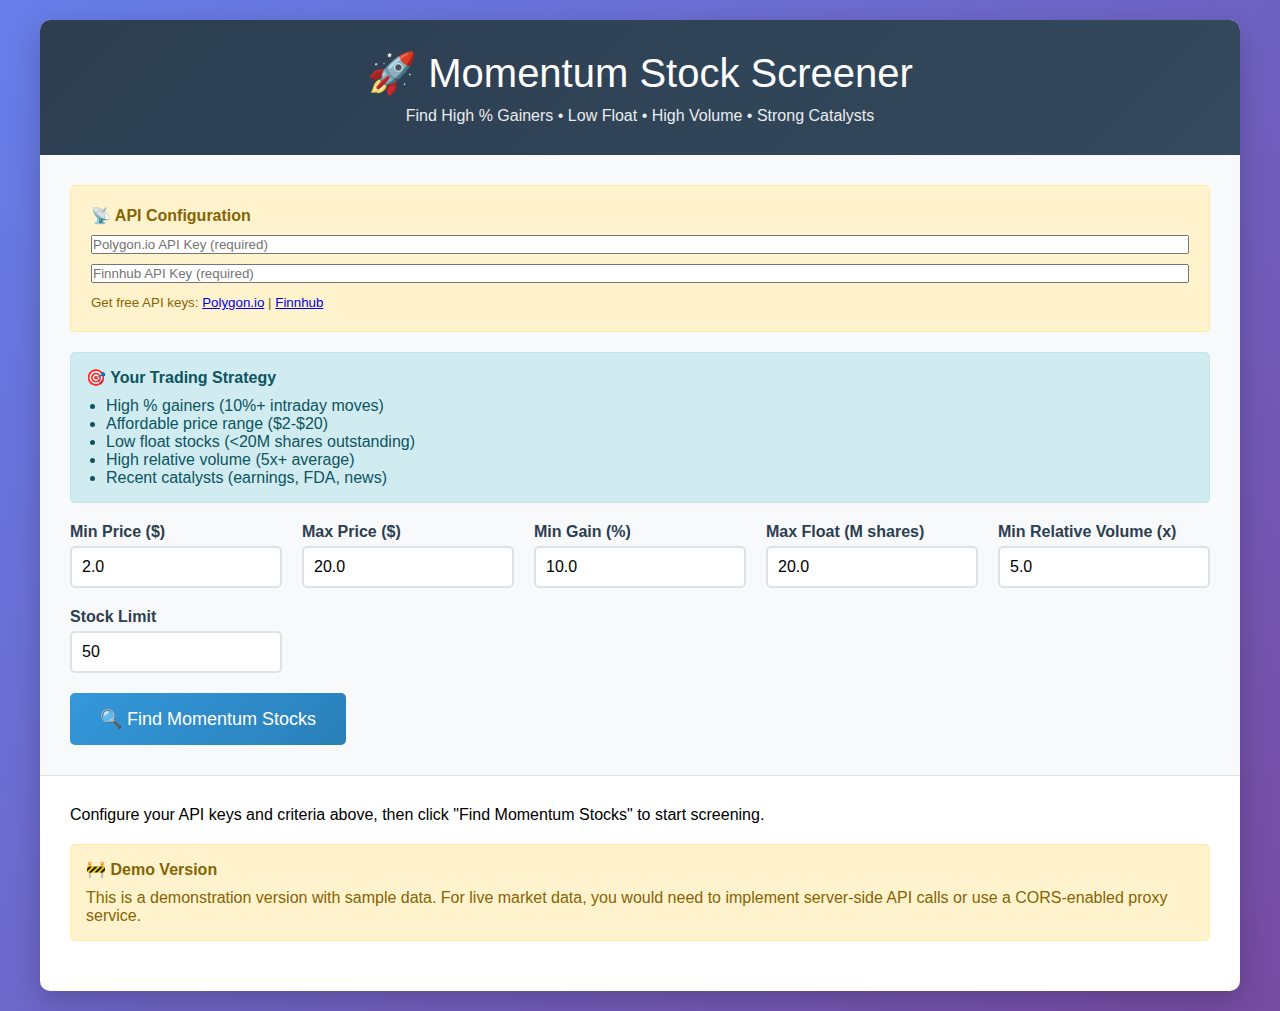
<file: netlify-deploy/index.html>
<!DOCTYPE html>
<html lang="en">
<head>
    <meta charset="UTF-8">
    <meta name="viewport" content="width=device-width, initial-scale=1.0">
    <title>🚀 Momentum Stock Screener</title>
    <style>
        * {
            margin: 0;
            padding: 0;
            box-sizing: border-box;
        }
        
        body {
            font-family: 'Segoe UI', Tahoma, Geneva, Verdana, sans-serif;
            margin: 0;
            padding: 20px;
            background: linear-gradient(135deg, #667eea 0%, #764ba2 100%);
            min-height: 100vh;
        }
        
        .container {
            max-width: 1200px;
            margin: 0 auto;
            background: white;
            border-radius: 10px;
            box-shadow: 0 10px 30px rgba(0,0,0,0.2);
            overflow: hidden;
        }
        
        .header {
            background: linear-gradient(135deg, #2c3e50 0%, #34495e 100%);
            color: white;
            padding: 30px;
            text-align: center;
        }
        
        .header h1 {
            margin: 0;
            font-size: 2.5em;
            font-weight: 300;
        }
        
        .header p {
            margin: 10px 0 0 0;
            opacity: 0.9;
        }
        
        .controls {
            padding: 30px;
            background: #f8f9fa;
            border-bottom: 1px solid #dee2e6;
        }
        
        .control-group {
            display: grid;
            grid-template-columns: repeat(auto-fit, minmax(200px, 1fr));
            gap: 20px;
            margin-bottom: 20px;
        }
        
        .control-item {
            display: flex;
            flex-direction: column;
        }
        
        .control-item label {
            font-weight: 600;
            margin-bottom: 5px;
            color: #2c3e50;
        }
        
        .control-item input {
            padding: 10px;
            border: 2px solid #dee2e6;
            border-radius: 5px;
            font-size: 16px;
        }
        
        .control-item input:focus {
            outline: none;
            border-color: #3498db;
        }
        
        .api-keys {
            margin-bottom: 20px;
            padding: 20px;
            background: #fff3cd;
            border: 1px solid #ffeaa7;
            border-radius: 5px;
        }
        
        .api-keys h4 {
            margin-bottom: 10px;
            color: #856404;
        }
        
        .api-input {
            width: 100%;
            margin-bottom: 10px;
        }
        
        .run-button {
            background: linear-gradient(135deg, #3498db 0%, #2980b9 100%);
            color: white;
            border: none;
            padding: 15px 30px;
            font-size: 18px;
            border-radius: 5px;
            cursor: pointer;
            transition: transform 0.2s ease;
        }
        
        .run-button:hover {
            transform: translateY(-2px);
        }
        
        .run-button:disabled {
            background: #95a5a6;
            cursor: not-allowed;
            transform: none;
        }
        
        .results {
            padding: 30px;
        }
        
        .loading {
            text-align: center;
            padding: 50px;
            color: #7f8c8d;
        }
        
        .spinner {
            border: 4px solid #f3f3f3;
            border-top: 4px solid #3498db;
            border-radius: 50%;
            width: 40px;
            height: 40px;
            animation: spin 1s linear infinite;
            margin: 0 auto 20px;
        }
        
        @keyframes spin {
            0% { transform: rotate(0deg); }
            100% { transform: rotate(360deg); }
        }
        
        .results-table {
            width: 100%;
            border-collapse: collapse;
            margin-top: 20px;
            box-shadow: 0 2px 10px rgba(0,0,0,0.1);
        }
        
        .results-table th {
            background: linear-gradient(135deg, #3498db 0%, #2980b9 100%);
            color: white;
            padding: 15px;
            text-align: left;
            font-weight: 500;
            border-bottom: 3px solid #2980b9;
        }
        
        .results-table td {
            padding: 12px 15px;
            border-bottom: 1px solid #ecf0f1;
        }
        
        .results-table tr:nth-child(even) {
            background: #f8f9fa;
        }
        
        .results-table tr:hover {
            background: #e8f4f8;
        }
        
        .positive {
            color: #27ae60;
            font-weight: bold;
        }
        
        .negative {
            color: #e74c3c;
            font-weight: bold;
        }
        
        .symbol {
            font-weight: bold;
            font-size: 1.1em;
            color: #2c3e50;
        }
        
        .price {
            font-weight: bold;
            color: #8e44ad;
        }
        
        .volume {
            color: #7f8c8d;
        }
        
        .error {
            background: #f8d7da;
            color: #721c24;
            padding: 15px;
            border-radius: 5px;
            margin: 20px 0;
        }
        
        .no-results {
            text-align: center;
            padding: 50px;
            color: #7f8c8d;
            font-size: 1.2em;
        }
        
        .strategy-info {
            background: #d1ecf1;
            border: 1px solid #bee5eb;
            border-radius: 5px;
            padding: 15px;
            margin: 20px 0;
        }
        
        .strategy-info h4 {
            margin-bottom: 10px;
            color: #0c5460;
        }
        
        .strategy-info ul {
            margin-left: 20px;
            color: #0c5460;
        }
    </style>
</head>
<body>
    <div class="container">
        <div class="header">
            <h1>🚀 Momentum Stock Screener</h1>
            <p>Find High % Gainers • Low Float • High Volume • Strong Catalysts</p>
        </div>
        
        <div class="controls">
            <div class="api-keys">
                <h4>📡 API Configuration</h4>
                <input type="password" id="polygonKey" class="api-input" placeholder="Polygon.io API Key (required)">
                <input type="password" id="finnhubKey" class="api-input" placeholder="Finnhub API Key (required)">
                <small style="color: #856404;">
                    Get free API keys: <a href="https://polygon.io" target="_blank">Polygon.io</a> | 
                    <a href="https://finnhub.io" target="_blank">Finnhub</a>
                </small>
            </div>
            
            <div class="strategy-info">
                <h4>🎯 Your Trading Strategy</h4>
                <ul>
                    <li>High % gainers (10%+ intraday moves)</li>
                    <li>Affordable price range ($2-$20)</li>
                    <li>Low float stocks (<20M shares outstanding)</li>
                    <li>High relative volume (5x+ average)</li>
                    <li>Recent catalysts (earnings, FDA, news)</li>
                </ul>
            </div>
            
            <div class="control-group">
                <div class="control-item">
                    <label>Min Price ($)</label>
                    <input type="number" id="minPrice" value="2.0" step="0.1">
                </div>
                <div class="control-item">
                    <label>Max Price ($)</label>
                    <input type="number" id="maxPrice" value="20.0" step="0.1">
                </div>
                <div class="control-item">
                    <label>Min Gain (%)</label>
                    <input type="number" id="minGain" value="10.0" step="0.1">
                </div>
                <div class="control-item">
                    <label>Max Float (M shares)</label>
                    <input type="number" id="maxFloat" value="20.0" step="1">
                </div>
                <div class="control-item">
                    <label>Min Relative Volume (x)</label>
                    <input type="number" id="minRelVol" value="5.0" step="0.1">
                </div>
                <div class="control-item">
                    <label>Stock Limit</label>
                    <input type="number" id="stockLimit" value="50" min="10" max="200">
                </div>
            </div>
            
            <button id="runScreener" class="run-button">🔍 Find Momentum Stocks</button>
        </div>
        
        <div class="results" id="results">
            <p>Configure your API keys and criteria above, then click "Find Momentum Stocks" to start screening.</p>
        </div>
    </div>

    <script>
        // Mock data for demonstration (replace with real API calls)
        const DEMO_DATA = [
            {
                symbol: 'DEMO1',
                price: 15.75,
                change_pct: 12.3,
                volume: 2450000,
                relative_volume: 6.2,
                float_millions: 18.5,
                has_catalyst: true,
                news_count: 3
            },
            {
                symbol: 'DEMO2', 
                price: 8.40,
                change_pct: 18.7,
                volume: 1890000,
                relative_volume: 8.1,
                float_millions: 12.3,
                has_catalyst: false,
                news_count: 1
            },
            {
                symbol: 'DEMO3',
                price: 4.25,
                change_pct: 15.2,
                volume: 3200000,
                relative_volume: 7.4,
                float_millions: 15.8,
                has_catalyst: true,
                news_count: 5
            }
        ];

        document.getElementById('runScreener').addEventListener('click', async function() {
            const button = this;
            const resultsDiv = document.getElementById('results');
            
            // Get API keys
            const polygonKey = document.getElementById('polygonKey').value.trim();
            const finnhubKey = document.getElementById('finnhubKey').value.trim();
            
            if (!polygonKey || !finnhubKey) {
                resultsDiv.innerHTML = `
                    <div class="error">
                        <strong>⚠️ API Keys Required</strong><br>
                        Please enter both Polygon.io and Finnhub API keys to run the screener.
                        <br><br>
                        Get free keys at: <a href="https://polygon.io" target="_blank">Polygon.io</a> | 
                        <a href="https://finnhub.io" target="_blank">Finnhub</a>
                    </div>
                `;
                return;
            }
            
            // Get criteria
            const criteria = {
                minPrice: parseFloat(document.getElementById('minPrice').value),
                maxPrice: parseFloat(document.getElementById('maxPrice').value),
                minGain: parseFloat(document.getElementById('minGain').value),
                maxFloat: parseFloat(document.getElementById('maxFloat').value),
                minRelVol: parseFloat(document.getElementById('minRelVol').value),
                stockLimit: parseInt(document.getElementById('stockLimit').value)
            };
            
            // Show loading
            button.disabled = true;
            button.textContent = '🔄 Screening Stocks...';
            resultsDiv.innerHTML = `
                <div class="loading">
                    <div class="spinner"></div>
                    <p>Scanning markets for momentum stocks...</p>
                    <p><small>This may take 30-60 seconds depending on API limits</small></p>
                </div>
            `;
            
            try {
                // In a real implementation, this would make API calls
                // For now, we'll simulate with demo data after a delay
                await new Promise(resolve => setTimeout(resolve, 3000));
                
                // Filter demo data based on criteria
                const filteredStocks = DEMO_DATA.filter(stock => 
                    stock.price >= criteria.minPrice &&
                    stock.price <= criteria.maxPrice &&
                    stock.change_pct >= criteria.minGain &&
                    stock.float_millions <= criteria.maxFloat &&
                    stock.relative_volume >= criteria.minRelVol
                );
                
                displayResults(filteredStocks, criteria);
                
            } catch (error) {
                resultsDiv.innerHTML = `
                    <div class="error">
                        <strong>❌ Screening Failed</strong><br>
                        ${error.message || 'An error occurred while screening stocks.'}
                        <br><br>
                        This is a demo version. For live screening, the web version would need 
                        CORS-enabled APIs or a backend service.
                    </div>
                `;
            } finally {
                button.disabled = false;
                button.textContent = '🔍 Find Momentum Stocks';
            }
        });
        
        function displayResults(stocks, criteria) {
            const resultsDiv = document.getElementById('results');
            
            if (stocks.length === 0) {
                resultsDiv.innerHTML = `
                    <div class="no-results">
                        No momentum stocks found matching your criteria.<br>
                        <small>Try adjusting the parameters or running during market hours for better results.</small>
                    </div>
                `;
                return;
            }
            
            // Sort by gain percentage (descending)
            stocks.sort((a, b) => b.change_pct - a.change_pct);
            
            let tableRows = '';
            stocks.forEach(stock => {
                const changeClass = stock.change_pct >= 0 ? 'positive' : 'negative';
                const changeSymbol = stock.change_pct >= 0 ? '+' : '';
                const catalystIcon = stock.has_catalyst ? '✅' : '❌';
                
                tableRows += `
                    <tr>
                        <td class="symbol">${stock.symbol}</td>
                        <td class="price">$${stock.price.toFixed(2)}</td>
                        <td class="${changeClass}">${changeSymbol}${stock.change_pct.toFixed(1)}%</td>
                        <td class="volume">${stock.volume.toLocaleString()}</td>
                        <td class="volume">${stock.relative_volume.toFixed(1)}x</td>
                        <td class="volume">${stock.float_millions.toFixed(1)}M</td>
                        <td style="text-align: center;">${catalystIcon}</td>
                        <td style="text-align: center;">${stock.news_count}</td>
                    </tr>
                `;
            });
            
            resultsDiv.innerHTML = `
                <h3>🎯 Found ${stocks.length} Momentum Stocks</h3>
                <table class="results-table">
                    <thead>
                        <tr>
                            <th>Symbol</th>
                            <th>Price</th>
                            <th>Gain %</th>
                            <th>Volume</th>
                            <th>Rel Vol</th>
                            <th>Float (M)</th>
                            <th>Catalyst</th>
                            <th>News</th>
                        </tr>
                    </thead>
                    <tbody>
                        ${tableRows}
                    </tbody>
                </table>
                
                <div class="strategy-info" style="margin-top: 20px;">
                    <h4>📊 Screening Summary</h4>
                    <ul>
                        <li>Price Range: $${criteria.minPrice} - $${criteria.maxPrice}</li>
                        <li>Minimum Gain: ${criteria.minGain}%+</li>
                        <li>Maximum Float: ${criteria.maxFloat}M shares</li>
                        <li>Minimum Relative Volume: ${criteria.minRelVol}x</li>
                        <li>Stocks with Catalysts: ${stocks.filter(s => s.has_catalyst).length}</li>
                    </ul>
                </div>
            `;
        }
        
        // Add demo notice
        window.addEventListener('load', function() {
            const resultsDiv = document.getElementById('results');
            resultsDiv.innerHTML += `
                <div style="background: #fff3cd; border: 1px solid #ffeaa7; border-radius: 5px; padding: 15px; margin: 20px 0;">
                    <h4 style="color: #856404; margin-bottom: 10px;">🚧 Demo Version</h4>
                    <p style="color: #856404; margin: 0;">
                        This is a demonstration version with sample data. 
                        For live market data, you would need to implement server-side API calls 
                        or use a CORS-enabled proxy service.
                    </p>
                </div>
            `;
        });
    </script>
</body>
</html>
</file>
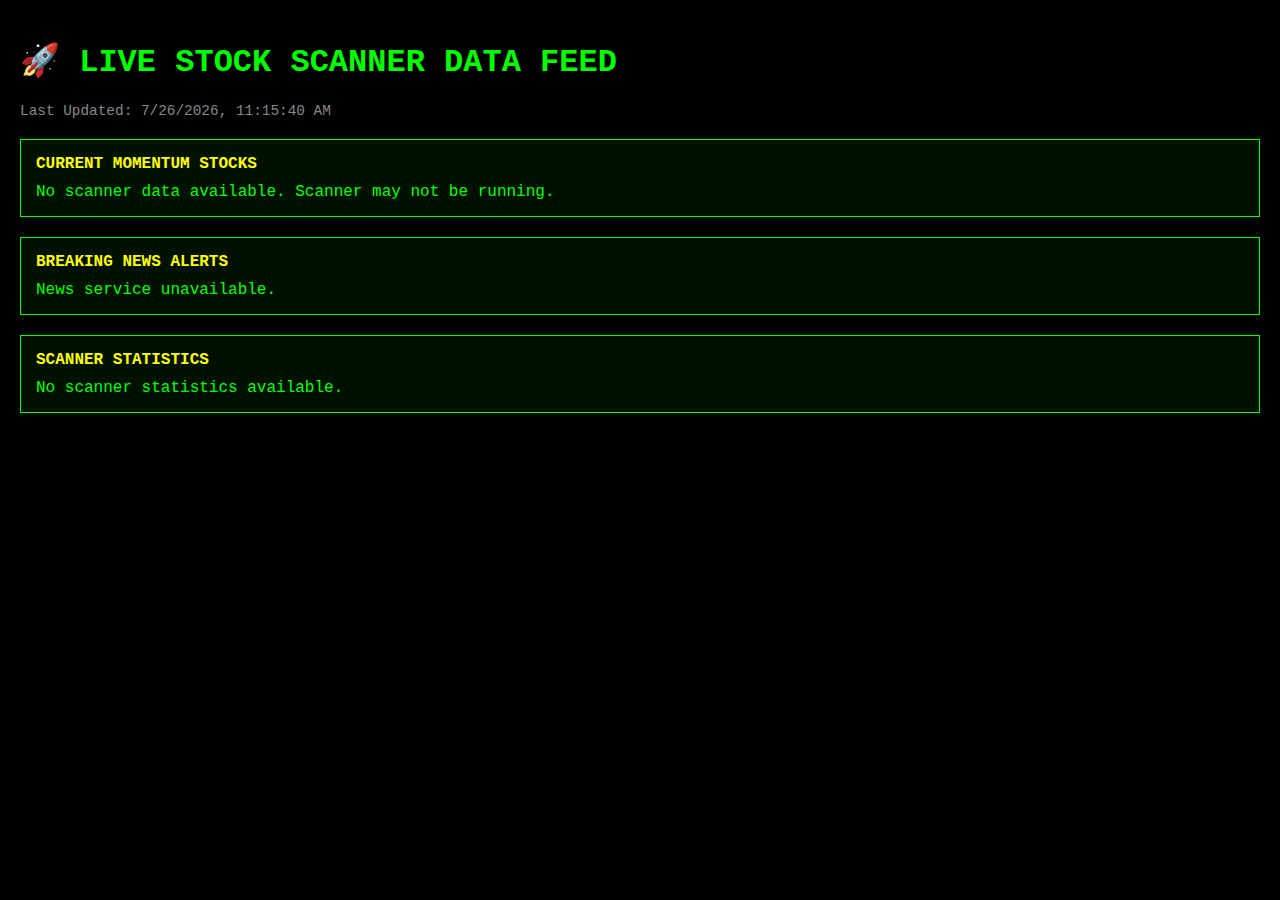
<file: ai-data.html>
<!DOCTYPE html>
<html lang="en">
<head>
    <meta charset="UTF-8">
    <meta name="viewport" content="width=device-width, initial-scale=1.0">
    <title>Stock Scanner AI Data - Live Feed</title>
    <style>
        body {
            font-family: 'Courier New', monospace;
            background: #000;
            color: #00ff00;
            padding: 20px;
            margin: 0;
        }
        .data-section {
            margin: 20px 0;
            padding: 15px;
            border: 1px solid #00ff00;
            background: #001100;
        }
        .data-title {
            color: #ffff00;
            font-weight: bold;
            margin-bottom: 10px;
        }
        .stock-entry {
            margin: 5px 0;
            padding: 5px;
            border-left: 3px solid #00ff00;
            padding-left: 10px;
        }
        .timestamp {
            color: #888;
            font-size: 0.9em;
        }
        .category-explosive { border-left-color: #ff0066; }
        .category-hot { border-left-color: #ff4444; }
        .category-strong { border-left-color: #ff8800; }
        .category-runner { border-left-color: #00cc44; }
    </style>
</head>
<body>
    <h1>🚀 LIVE STOCK SCANNER DATA FEED</h1>
    <p class="timestamp">Last Updated: <span id="lastUpdate">Loading...</span></p>
    
    <div class="data-section">
        <div class="data-title">CURRENT MOMENTUM STOCKS</div>
        <div id="currentStocks">Loading scanner data...</div>
    </div>
    
    <div class="data-section">
        <div class="data-title">BREAKING NEWS ALERTS</div>
        <div id="newsData">Loading news data...</div>
    </div>
    
    <div class="data-section">
        <div class="data-title">SCANNER STATISTICS</div>
        <div id="scannerStats">Loading statistics...</div>
    </div>

    <script>
        const API_BASE_URL = 'https://shivamyourmom.com/api';
        
        // Update every 30 seconds
        setInterval(updateData, 30000);
        updateData(); // Initial load
        
        async function updateData() {
            document.getElementById('lastUpdate').textContent = new Date().toLocaleString();
            
            try {
                await Promise.all([
                    loadCurrentStocks(),
                    loadNewsData(),
                    loadScannerStats()
                ]);
            } catch (error) {
                console.error('Error loading data:', error);
            }
        }
        
        async function loadCurrentStocks() {
            const container = document.getElementById('currentStocks');
            
            // Get stored scanner data from localStorage
            const savedData = localStorage.getItem('warriorScannerData');
            if (savedData) {
                const data = JSON.parse(savedData);
                const runners = data.runnerHistory || [];
                
                if (runners.length === 0) {
                    container.innerHTML = 'No active momentum stocks found.';
                    return;
                }
                
                let output = '';
                runners.slice(0, 10).forEach(runner => {
                    const timestamp = new Date(runner.last_updated).toLocaleTimeString();
                    const changeSymbol = runner.change_pct >= 0 ? '+' : '';
                    
                    output += `
                        <div class="stock-entry category-${runner.category.level}">
                            SYMBOL: ${runner.symbol} | 
                            PRICE: $${runner.price.toFixed(2)} | 
                            CHANGE: ${changeSymbol}${runner.change_pct.toFixed(2)}% | 
                            VOLUME: ${formatVolume(runner.volume)} | 
                            CATEGORY: ${runner.category.level.toUpperCase()} | 
                            TIME: ${timestamp}
                            ${runner.news_url ? ' | NEWS: YES' : ''}
                        </div>
                    `;
                });
                
                container.innerHTML = output;
            } else {
                container.innerHTML = 'No scanner data available. Scanner may not be running.';
            }
        }
        
        async function loadNewsData() {
            const container = document.getElementById('newsData');
            
            try {
                const response = await fetch(`${API_BASE_URL}/recent-news`, {
                    method: 'GET',
                    headers: { 'Accept': 'application/json' },
                    mode: 'cors'
                });
                
                if (response.ok) {
                    const data = await response.json();
                    const newsArray = data.recent_news || [];
                    
                    if (newsArray.length === 0) {
                        container.innerHTML = 'No recent breaking news found.';
                        return;
                    }
                    
                    let output = '';
                    newsArray.slice(0, 5).forEach(item => {
                        const newsTime = new Date(item.datetime).toLocaleString();
                        output += `
                            <div class="stock-entry">
                                HEADLINE: ${item.headline} | 
                                SOURCE: ${item.source} | 
                                TIME: ${newsTime}
                                SUMMARY: ${item.summary.substring(0, 100)}...
                            </div>
                        `;
                    });
                    
                    container.innerHTML = output;
                } else {
                    container.innerHTML = 'Unable to load news data.';
                }
            } catch (error) {
                container.innerHTML = 'News service unavailable.';
            }
        }
        
        async function loadScannerStats() {
            const container = document.getElementById('scannerStats');
            
            const savedData = localStorage.getItem('warriorScannerData');
            if (savedData) {
                const data = JSON.parse(savedData);
                
                const stats = `
                    <div class="stock-entry">
                        TOTAL_SCANNED: ${data.totalScanned || 0} | 
                        TRIGGERS_FOUND: ${data.triggersFound || 0} | 
                        ACTIVE_RUNNERS: ${data.runnerHistory ? data.runnerHistory.length : 0} | 
                        LAST_SAVED: ${data.lastSaved ? new Date(data.lastSaved).toLocaleString() : 'Never'}
                    </div>
                `;
                
                container.innerHTML = stats;
            } else {
                container.innerHTML = 'No scanner statistics available.';
            }
        }
        
        function formatVolume(volume) {
            if (!volume) return 'N/A';
            if (volume >= 1000000) {
                return (volume / 1000000).toFixed(1) + 'M';
            } else if (volume >= 1000) {
                return (volume / 1000).toFixed(0) + 'K';
            }
            return volume.toString();
        }
    </script>
</body>
</html>
</file>
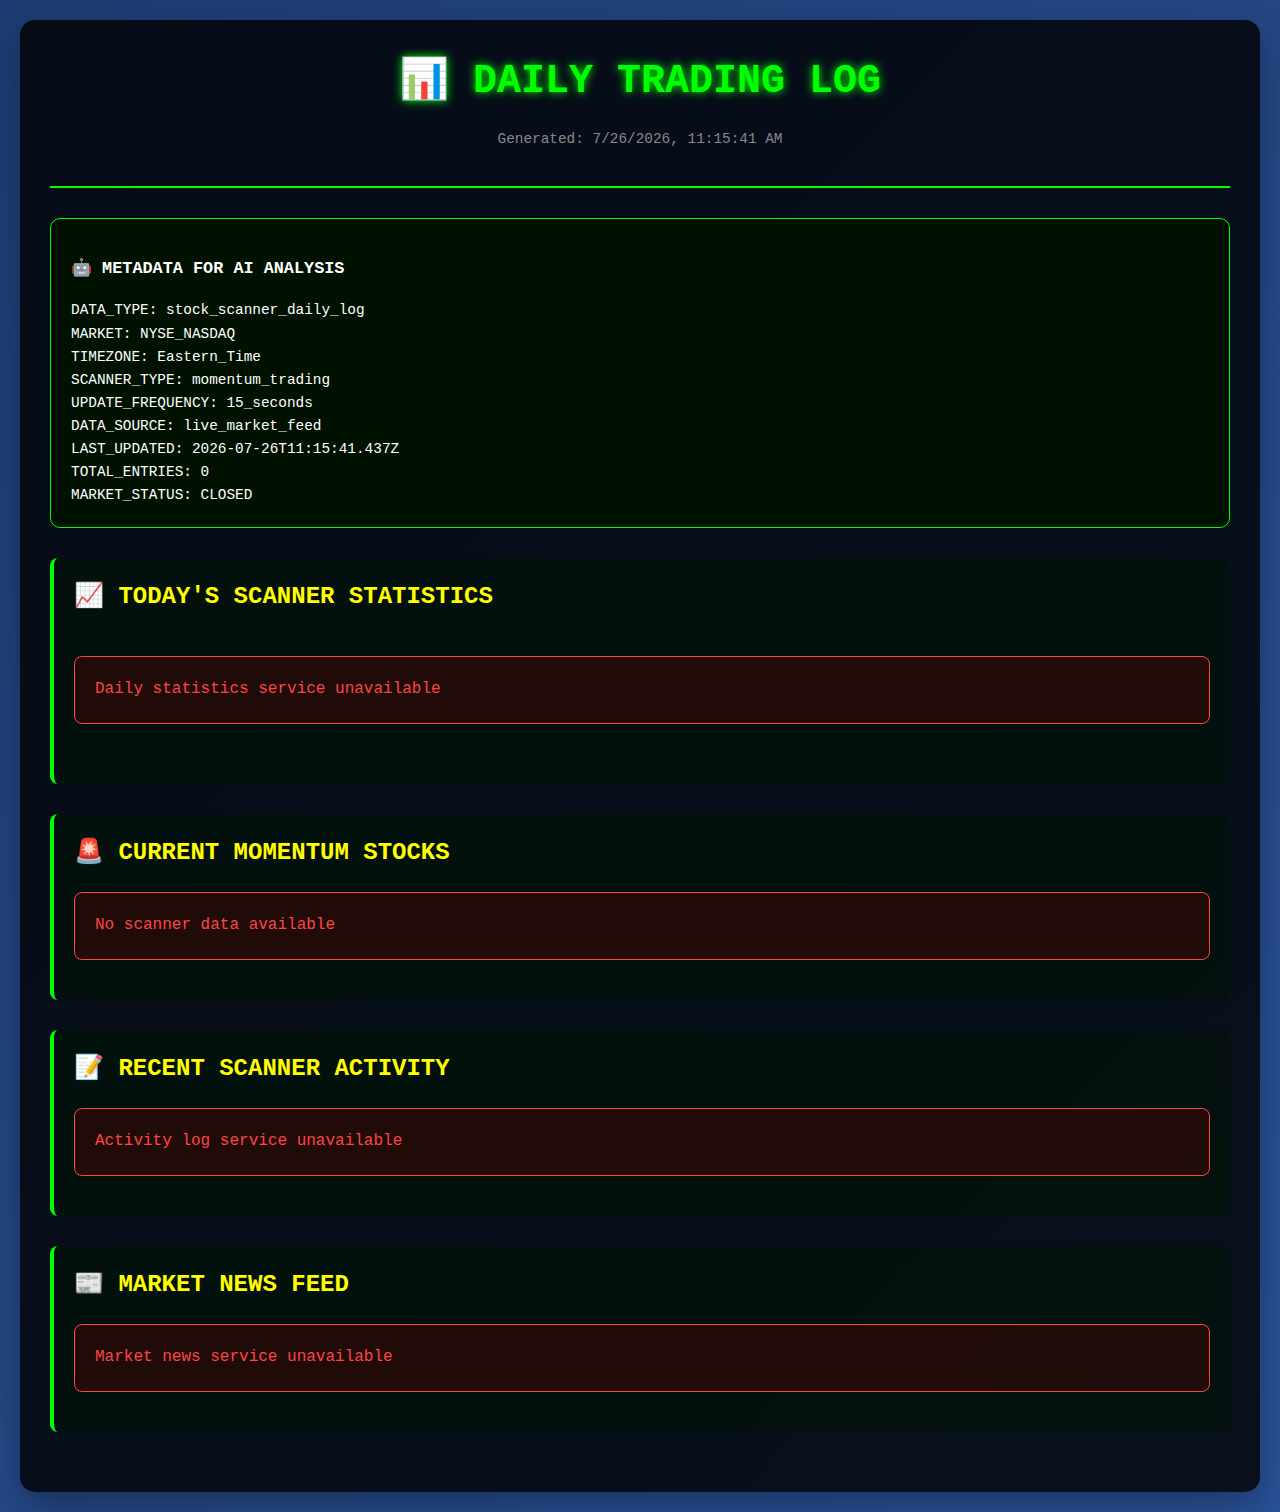
<file: daily-log.html>
<!DOCTYPE html>
<html lang="en">
<head>
    <meta charset="UTF-8">
    <meta name="viewport" content="width=device-width, initial-scale=1.0">
    <title>Daily Trading Log - Stock Scanner Data</title>
    <meta name="description" content="Daily stock scanner log with momentum stocks, triggers, and trading data">
    <meta name="keywords" content="stock trading, momentum stocks, day trading, scanner data, triggers">
    <meta name="robots" content="index, follow">
    <style>
        body {
            font-family: 'Courier New', monospace;
            background: linear-gradient(135deg, #1e3c72 0%, #2a5298 100%);
            color: #ffffff;
            padding: 20px;
            margin: 0;
            line-height: 1.6;
        }
        .container {
            max-width: 1200px;
            margin: 0 auto;
            background: rgba(0,0,0,0.8);
            border-radius: 15px;
            padding: 30px;
            box-shadow: 0 15px 35px rgba(0,0,0,0.3);
        }
        .header {
            text-align: center;
            margin-bottom: 30px;
            border-bottom: 2px solid #00ff00;
            padding-bottom: 20px;
        }
        .header h1 {
            color: #00ff00;
            font-size: 2.5em;
            margin: 0;
            text-shadow: 0 0 10px #00ff00;
        }
        .metadata {
            background: #001100;
            border: 1px solid #00ff00;
            border-radius: 10px;
            padding: 20px;
            margin: 20px 0;
            font-size: 0.9em;
        }
        .section {
            margin: 30px 0;
            padding: 20px;
            background: rgba(0,20,0,0.5);
            border-left: 4px solid #00ff00;
            border-radius: 8px;
        }
        .section-title {
            color: #ffff00;
            font-size: 1.5em;
            margin-bottom: 15px;
            font-weight: bold;
        }
        .log-entry {
            background: rgba(0,50,0,0.3);
            border: 1px solid #004400;
            border-radius: 5px;
            padding: 15px;
            margin: 10px 0;
            border-left: 3px solid #00ff00;
        }
        .stock-symbol {
            color: #00ffff;
            font-weight: bold;
            font-size: 1.2em;
        }
        .timestamp {
            color: #888;
            font-size: 0.9em;
        }
        .stats-grid {
            display: grid;
            grid-template-columns: repeat(auto-fit, minmax(200px, 1fr));
            gap: 15px;
            margin: 20px 0;
        }
        .stat-box {
            background: rgba(0,100,0,0.2);
            border: 1px solid #00ff00;
            border-radius: 8px;
            padding: 15px;
            text-align: center;
        }
        .stat-value {
            color: #00ff00;
            font-size: 2em;
            font-weight: bold;
            display: block;
        }
        .stat-label {
            color: #cccccc;
            font-size: 0.9em;
        }
        .loading {
            text-align: center;
            color: #ffff00;
            font-size: 1.2em;
            margin: 50px 0;
        }
        .error {
            background: rgba(100,0,0,0.3);
            border: 1px solid #ff4444;
            color: #ff4444;
            border-radius: 8px;
            padding: 20px;
            margin: 20px 0;
        }
        .category-explosive { border-left-color: #ff0066; }
        .category-hot { border-left-color: #ff4444; }
        .category-strong { border-left-color: #ff8800; }
        .category-runner { border-left-color: #00cc44; }
    </style>
</head>
<body>
    <div class="container">
        <div class="header">
            <h1>📊 DAILY TRADING LOG</h1>
            <p class="timestamp">Generated: <span id="currentTime">Loading...</span></p>
        </div>

        <!-- Metadata for AI/ChatGPT Scraping -->
        <div class="metadata">
            <h3>🤖 METADATA FOR AI ANALYSIS</h3>
            <div id="metadata">
                DATA_TYPE: stock_scanner_daily_log<br>
                MARKET: NYSE_NASDAQ<br>
                TIMEZONE: Eastern_Time<br>
                SCANNER_TYPE: momentum_trading<br>
                UPDATE_FREQUENCY: 15_seconds<br>
                DATA_SOURCE: live_market_feed<br>
                LAST_UPDATED: <span id="lastUpdated">loading...</span><br>
                TOTAL_ENTRIES: <span id="totalEntries">0</span><br>
                MARKET_STATUS: <span id="marketStatus">unknown</span>
            </div>
        </div>

        <!-- Daily Statistics -->
        <div class="section">
            <div class="section-title">📈 TODAY'S SCANNER STATISTICS</div>
            <div class="stats-grid" id="dailyStats">
                <div class="loading">Loading daily statistics...</div>
            </div>
        </div>

        <!-- Active Triggers -->
        <div class="section">
            <div class="section-title">🚨 CURRENT MOMENTUM STOCKS</div>
            <div id="activeTriggers">
                <div class="loading">Loading active triggers...</div>
            </div>
        </div>

        <!-- Recent Activity Log -->
        <div class="section">
            <div class="section-title">📝 RECENT SCANNER ACTIVITY</div>
            <div id="recentActivity">
                <div class="loading">Loading recent activity...</div>
            </div>
        </div>

        <!-- Breaking News -->
        <div class="section">
            <div class="section-title">📰 MARKET NEWS FEED</div>
            <div id="marketNews">
                <div class="loading">Loading market news...</div>
            </div>
        </div>
    </div>

    <script>
        const API_BASE_URL = 'https://shivamyourmom.com/api';
        
        // Update every 60 seconds
        setInterval(loadAllData, 60000);
        loadAllData(); // Initial load
        
        async function loadAllData() {
            updateTimestamp();
            await Promise.all([
                loadDailyStats(),
                loadActiveTriggers(),
                loadRecentActivity(),
                loadMarketNews()
            ]);
            updateMetadata();
        }
        
        function updateTimestamp() {
            document.getElementById('currentTime').textContent = new Date().toLocaleString();
            document.getElementById('lastUpdated').textContent = new Date().toISOString();
        }
        
        function getMarketStatus() {
            const now = new Date();
            const et = new Date(now.toLocaleString("en-US", {timeZone: "America/New_York"}));
            const day = et.getDay();
            const hour = et.getHours();
            const minute = et.getMinutes();
            const time = hour * 100 + minute;
            
            if (day === 0 || day === 6) return 'CLOSED';
            if (time >= 400 && time < 930) return 'PRE_MARKET';
            if (time >= 930 && time < 1600) return 'OPEN';
            if (time >= 1600 && time < 2000) return 'AFTER_HOURS';
            return 'CLOSED';
        }
        
        function updateMetadata() {
            document.getElementById('marketStatus').textContent = getMarketStatus();
            
            const savedData = localStorage.getItem('warriorScannerData');
            if (savedData) {
                const data = JSON.parse(savedData);
                document.getElementById('totalEntries').textContent = data.runnerHistory ? data.runnerHistory.length : 0;
            }
        }
        
        async function loadDailyStats() {
            const container = document.getElementById('dailyStats');
            
            try {
                const response = await fetch(`${API_BASE_URL}/daily-summary`, {
                    method: 'GET',
                    headers: { 'Accept': 'application/json' },
                    mode: 'cors'
                });
                
                if (response.ok) {
                    const data = await response.json();
                    
                    container.innerHTML = `
                        <div class="stat-box">
                            <span class="stat-value">${data.total_hits || 0}</span>
                            <span class="stat-label">Total Triggers</span>
                        </div>
                        <div class="stat-box">
                            <span class="stat-value">${data.unique_tickers || 0}</span>
                            <span class="stat-label">Unique Stocks</span>
                        </div>
                        <div class="stat-box">
                            <span class="stat-value">${getMarketStatus()}</span>
                            <span class="stat-label">Market Status</span>
                        </div>
                        <div class="stat-box">
                            <span class="stat-value">${new Date().toLocaleDateString()}</span>
                            <span class="stat-label">Trading Date</span>
                        </div>
                    `;
                } else {
                    container.innerHTML = '<div class="error">Unable to load daily statistics</div>';
                }
            } catch (error) {
                container.innerHTML = '<div class="error">Daily statistics service unavailable</div>';
            }
        }
        
        async function loadActiveTriggers() {
            const container = document.getElementById('activeTriggers');
            
            const savedData = localStorage.getItem('warriorScannerData');
            if (savedData) {
                const data = JSON.parse(savedData);
                const runners = data.runnerHistory || [];
                
                if (runners.length === 0) {
                    container.innerHTML = '<div class="log-entry">No active momentum stocks found</div>';
                    return;
                }
                
                let output = '';
                runners.slice(0, 20).forEach(runner => {
                    const timestamp = new Date(runner.last_updated).toLocaleString();
                    const changeSymbol = runner.change_pct >= 0 ? '+' : '';
                    
                    output += `
                        <div class="log-entry category-${runner.category.level}">
                            <div class="stock-symbol">${runner.symbol}</div>
                            PRICE: $${runner.price.toFixed(2)} | 
                            CHANGE: ${changeSymbol}${runner.change_pct.toFixed(2)}% | 
                            VOLUME: ${formatVolume(runner.volume)} | 
                            CATEGORY: ${runner.category.level.toUpperCase()} | 
                            <span class="timestamp">TIME: ${timestamp}</span>
                            ${runner.news_url ? ' | 📰 HAS_NEWS' : ''}
                        </div>
                    `;
                });
                
                container.innerHTML = output;
            } else {
                container.innerHTML = '<div class="error">No scanner data available</div>';
            }
        }
        
        async function loadRecentActivity() {
            const container = document.getElementById('recentActivity');
            
            try {
                const response = await fetch(`${API_BASE_URL}/daily-summary`, {
                    method: 'GET',
                    headers: { 'Accept': 'application/json' },
                    mode: 'cors'
                });
                
                if (response.ok) {
                    const data = await response.json();
                    
                    if (data.scanner_hits && data.scanner_hits.length > 0) {
                        let output = '';
                        data.scanner_hits.slice(-10).forEach(hit => {
                            const time = new Date(hit.timestamp).toLocaleString();
                            const trigger = hit.trigger_analysis?.primary_trigger || 'momentum';
                            
                            output += `
                                <div class="log-entry">
                                    <div class="stock-symbol">${hit.stock_data?.ticker || 'UNKNOWN'}</div>
                                    TRIGGER: ${trigger.toUpperCase()} | 
                                    PRICE: $${hit.stock_data?.price || 'N/A'} | 
                                    <span class="timestamp">TIME: ${time}</span>
                                </div>
                            `;
                        });
                        container.innerHTML = output;
                    } else {
                        container.innerHTML = '<div class="log-entry">No recent scanner activity found</div>';
                    }
                } else {
                    container.innerHTML = '<div class="error">Unable to load recent activity</div>';
                }
            } catch (error) {
                container.innerHTML = '<div class="error">Activity log service unavailable</div>';
            }
        }
        
        async function loadMarketNews() {
            const container = document.getElementById('marketNews');
            
            try {
                const response = await fetch(`${API_BASE_URL}/recent-news`, {
                    method: 'GET',
                    headers: { 'Accept': 'application/json' },
                    mode: 'cors'
                });
                
                if (response.ok) {
                    const data = await response.json();
                    const newsArray = data.recent_news || [];
                    
                    if (newsArray.length === 0) {
                        container.innerHTML = '<div class="log-entry">No recent market news found</div>';
                        return;
                    }
                    
                    let output = '';
                    newsArray.slice(0, 10).forEach(item => {
                        const newsTime = new Date(item.datetime).toLocaleString();
                        
                        output += `
                            <div class="log-entry">
                                <strong>${item.headline}</strong><br>
                                SOURCE: ${item.source} | 
                                <span class="timestamp">TIME: ${newsTime}</span><br>
                                SUMMARY: ${item.summary.substring(0, 200)}...
                            </div>
                        `;
                    });
                    
                    container.innerHTML = output;
                } else {
                    container.innerHTML = '<div class="error">Unable to load market news</div>';
                }
            } catch (error) {
                container.innerHTML = '<div class="error">Market news service unavailable</div>';
            }
        }
        
        function formatVolume(volume) {
            if (!volume) return 'N/A';
            if (volume >= 1000000) {
                return (volume / 1000000).toFixed(1) + 'M';
            } else if (volume >= 1000) {
                return (volume / 1000).toFixed(0) + 'K';
            }
            return volume.toString();
        }
    </script>
</body>
</html>
</file>
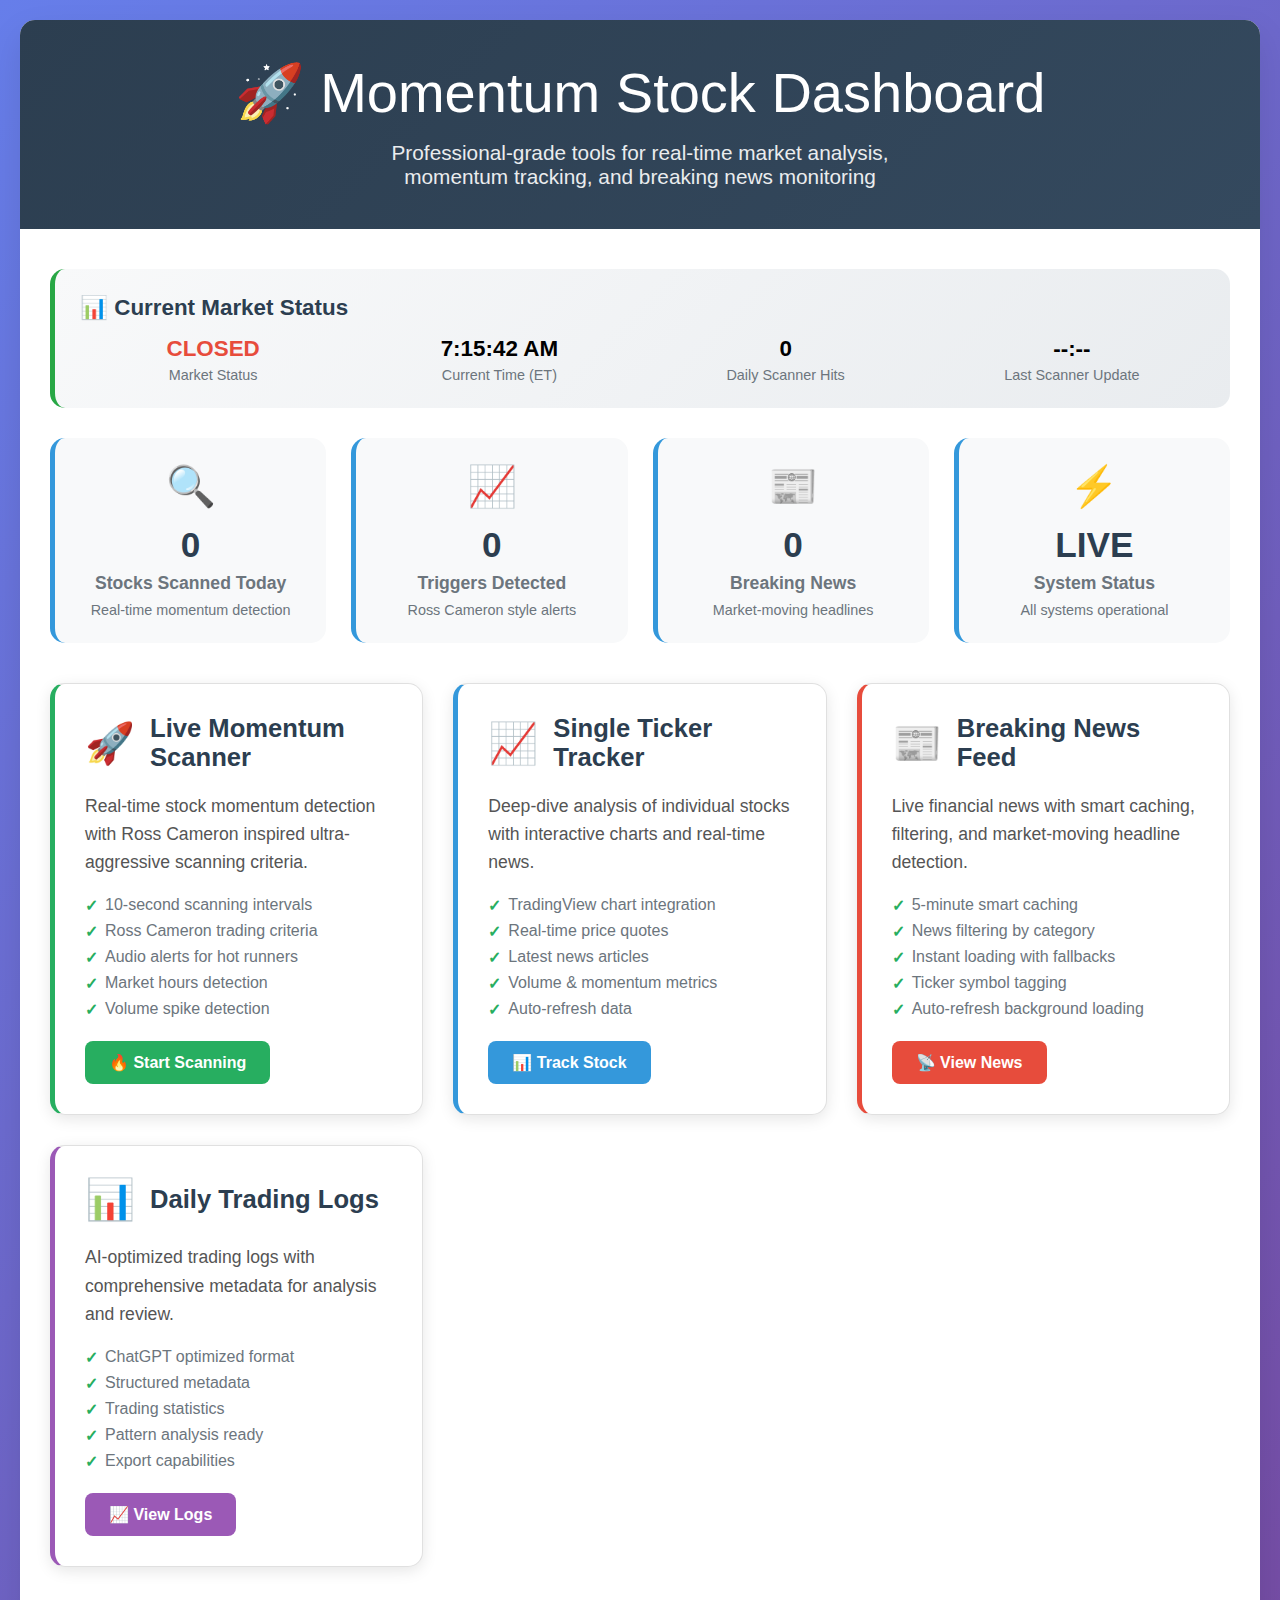
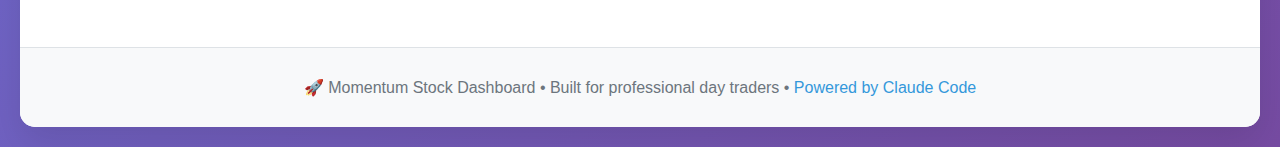
<file: dashboard.html>
<!DOCTYPE html>
<html lang="en">
<head>
    <meta charset="UTF-8">
    <meta name="viewport" content="width=device-width, initial-scale=1.0">
    <title>🚀 Momentum Stock Dashboard</title>
    <style>
        * {
            margin: 0;
            padding: 0;
            box-sizing: border-box;
        }
        
        body {
            font-family: 'Segoe UI', Tahoma, Geneva, Verdana, sans-serif;
            background: linear-gradient(135deg, #667eea 0%, #764ba2 100%);
            min-height: 100vh;
            padding: 20px;
        }
        
        .container {
            max-width: 1400px;
            margin: 0 auto;
            background: white;
            border-radius: 15px;
            box-shadow: 0 15px 35px rgba(0,0,0,0.1);
            overflow: hidden;
        }
        
        .header {
            background: linear-gradient(135deg, #2c3e50 0%, #34495e 100%);
            color: white;
            padding: 40px 30px;
            text-align: center;
        }
        
        .header h1 {
            font-size: 3.5em;
            font-weight: 300;
            margin-bottom: 15px;
        }
        
        .header p {
            opacity: 0.9;
            font-size: 1.3em;
            max-width: 600px;
            margin: 0 auto;
        }
        
        .dashboard-content {
            padding: 40px 30px;
        }
        
        .quick-stats {
            display: grid;
            grid-template-columns: repeat(auto-fit, minmax(250px, 1fr));
            gap: 25px;
            margin-bottom: 40px;
        }
        
        .stat-card {
            background: #f8f9fa;
            border-radius: 15px;
            padding: 25px;
            text-align: center;
            border-left: 5px solid #3498db;
            transition: all 0.3s ease;
        }
        
        .stat-card:hover {
            transform: translateY(-5px);
            box-shadow: 0 8px 25px rgba(0,0,0,0.15);
        }
        
        .stat-icon {
            font-size: 2.5em;
            margin-bottom: 15px;
        }
        
        .stat-value {
            font-size: 2.2em;
            font-weight: bold;
            color: #2c3e50;
            margin-bottom: 8px;
        }
        
        .stat-label {
            color: #6c757d;
            font-size: 1.1em;
            font-weight: 600;
        }
        
        .stat-description {
            color: #6c757d;
            font-size: 0.9em;
            margin-top: 8px;
        }
        
        .tools-grid {
            display: grid;
            grid-template-columns: repeat(auto-fit, minmax(350px, 1fr));
            gap: 30px;
            margin-bottom: 40px;
        }
        
        .tool-card {
            background: white;
            border-radius: 15px;
            padding: 30px;
            box-shadow: 0 4px 15px rgba(0,0,0,0.1);
            border: 1px solid #e0e0e0;
            transition: all 0.3s ease;
            text-decoration: none;
            color: inherit;
        }
        
        .tool-card:hover {
            transform: translateY(-8px);
            box-shadow: 0 12px 30px rgba(0,0,0,0.15);
            text-decoration: none;
            color: inherit;
        }
        
        .tool-card.scanner {
            border-left: 5px solid #27ae60;
        }
        
        .tool-card.tracker {
            border-left: 5px solid #3498db;
        }
        
        .tool-card.news {
            border-left: 5px solid #e74c3c;
        }
        
        .tool-card.logs {
            border-left: 5px solid #9b59b6;
        }
        
        .tool-header {
            display: flex;
            align-items: center;
            margin-bottom: 20px;
        }
        
        .tool-icon {
            font-size: 2.5em;
            margin-right: 15px;
        }
        
        .tool-title {
            font-size: 1.6em;
            font-weight: bold;
            color: #2c3e50;
        }
        
        .tool-description {
            color: #555;
            font-size: 1.1em;
            line-height: 1.6;
            margin-bottom: 20px;
        }
        
        .tool-features {
            list-style: none;
            padding: 0;
        }
        
        .tool-features li {
            color: #6c757d;
            margin-bottom: 8px;
            padding-left: 20px;
            position: relative;
        }
        
        .tool-features li:before {
            content: "✓";
            position: absolute;
            left: 0;
            color: #27ae60;
            font-weight: bold;
        }
        
        .launch-btn {
            display: inline-block;
            background: #3498db;
            color: white;
            padding: 12px 24px;
            border-radius: 8px;
            text-decoration: none;
            font-weight: 600;
            margin-top: 15px;
            transition: background 0.3s ease;
        }
        
        .launch-btn:hover {
            background: #2980b9;
            text-decoration: none;
            color: white;
        }
        
        .launch-btn.scanner {
            background: #27ae60;
        }
        
        .launch-btn.scanner:hover {
            background: #2ecc71;
        }
        
        .launch-btn.news {
            background: #e74c3c;
        }
        
        .launch-btn.news:hover {
            background: #c0392b;
        }
        
        .launch-btn.logs {
            background: #9b59b6;
        }
        
        .launch-btn.logs:hover {
            background: #8e44ad;
        }
        
        .market-status {
            background: linear-gradient(135deg, #f8f9fa 0%, #e9ecef 100%);
            border-radius: 15px;
            padding: 25px;
            margin-bottom: 30px;
            border-left: 5px solid #28a745;
        }
        
        .market-status h3 {
            color: #2c3e50;
            margin-bottom: 15px;
            font-size: 1.4em;
        }
        
        .status-grid {
            display: grid;
            grid-template-columns: repeat(auto-fit, minmax(200px, 1fr));
            gap: 20px;
        }
        
        .status-item {
            text-align: center;
        }
        
        .status-value {
            font-size: 1.4em;
            font-weight: bold;
            margin-bottom: 5px;
        }
        
        .status-label {
            color: #6c757d;
            font-size: 0.9em;
        }
        
        .footer {
            text-align: center;
            padding: 30px;
            background: #f8f9fa;
            color: #6c757d;
            border-top: 1px solid #dee2e6;
        }
        
        .footer a {
            color: #3498db;
            text-decoration: none;
        }
        
        .footer a:hover {
            text-decoration: underline;
        }
        
        @media (max-width: 768px) {
            .header h1 {
                font-size: 2.5em;
            }
            
            .tools-grid {
                grid-template-columns: 1fr;
            }
            
            .dashboard-content {
                padding: 30px 20px;
            }
        }
    </style>
</head>
<body>
    <div class="container">
        <div class="header">
            <h1>🚀 Momentum Stock Dashboard</h1>
            <p>Professional-grade tools for real-time market analysis, momentum tracking, and breaking news monitoring</p>
        </div>
        
        <div class="dashboard-content">
            <!-- Market Status -->
            <div class="market-status">
                <h3>📊 Current Market Status</h3>
                <div class="status-grid">
                    <div class="status-item">
                        <div class="status-value" id="marketStatus">Loading...</div>
                        <div class="status-label">Market Status</div>
                    </div>
                    <div class="status-item">
                        <div class="status-value" id="currentTime">Loading...</div>
                        <div class="status-label">Current Time (ET)</div>
                    </div>
                    <div class="status-item">
                        <div class="status-value" id="dailyHits">0</div>
                        <div class="status-label">Daily Scanner Hits</div>
                    </div>
                    <div class="status-item">
                        <div class="status-value" id="lastScan">--:--</div>
                        <div class="status-label">Last Scanner Update</div>
                    </div>
                </div>
            </div>
            
            <!-- Quick Stats -->
            <div class="quick-stats">
                <div class="stat-card">
                    <div class="stat-icon">🔍</div>
                    <div class="stat-value" id="scannedToday">0</div>
                    <div class="stat-label">Stocks Scanned Today</div>
                    <div class="stat-description">Real-time momentum detection</div>
                </div>
                <div class="stat-card">
                    <div class="stat-icon">📈</div>
                    <div class="stat-value" id="triggersFound">0</div>
                    <div class="stat-label">Triggers Detected</div>
                    <div class="stat-description">Ross Cameron style alerts</div>
                </div>
                <div class="stat-card">
                    <div class="stat-icon">📰</div>
                    <div class="stat-value" id="newsCount">0</div>
                    <div class="stat-label">Breaking News</div>
                    <div class="stat-description">Market-moving headlines</div>
                </div>
                <div class="stat-card">
                    <div class="stat-icon">⚡</div>
                    <div class="stat-value">LIVE</div>
                    <div class="stat-label">System Status</div>
                    <div class="stat-description">All systems operational</div>
                </div>
            </div>
            
            <!-- Tools Grid -->
            <div class="tools-grid">
                <a href="scanner.html" class="tool-card scanner">
                    <div class="tool-header">
                        <div class="tool-icon">🚀</div>
                        <div class="tool-title">Live Momentum Scanner</div>
                    </div>
                    <div class="tool-description">
                        Real-time stock momentum detection with Ross Cameron inspired ultra-aggressive scanning criteria.
                    </div>
                    <ul class="tool-features">
                        <li>10-second scanning intervals</li>
                        <li>Ross Cameron trading criteria</li>
                        <li>Audio alerts for hot runners</li>
                        <li>Market hours detection</li>
                        <li>Volume spike detection</li>
                    </ul>
                    <div class="launch-btn scanner">🔥 Start Scanning</div>
                </a>
                
                <a href="tracker.html" class="tool-card tracker">
                    <div class="tool-header">
                        <div class="tool-icon">📈</div>
                        <div class="tool-title">Single Ticker Tracker</div>
                    </div>
                    <div class="tool-description">
                        Deep-dive analysis of individual stocks with interactive charts and real-time news.
                    </div>
                    <ul class="tool-features">
                        <li>TradingView chart integration</li>
                        <li>Real-time price quotes</li>
                        <li>Latest news articles</li>
                        <li>Volume & momentum metrics</li>
                        <li>Auto-refresh data</li>
                    </ul>
                    <div class="launch-btn">📊 Track Stock</div>
                </a>
                
                <a href="news.html" class="tool-card news">
                    <div class="tool-header">
                        <div class="tool-icon">📰</div>
                        <div class="tool-title">Breaking News Feed</div>
                    </div>
                    <div class="tool-description">
                        Live financial news with smart caching, filtering, and market-moving headline detection.
                    </div>
                    <ul class="tool-features">
                        <li>5-minute smart caching</li>
                        <li>News filtering by category</li>
                        <li>Instant loading with fallbacks</li>
                        <li>Ticker symbol tagging</li>
                        <li>Auto-refresh background loading</li>
                    </ul>
                    <div class="launch-btn news">📡 View News</div>
                </a>
                
                <a href="daily-log.html" class="tool-card logs">
                    <div class="tool-header">
                        <div class="tool-icon">📊</div>
                        <div class="tool-title">Daily Trading Logs</div>
                    </div>
                    <div class="tool-description">
                        AI-optimized trading logs with comprehensive metadata for analysis and review.
                    </div>
                    <ul class="tool-features">
                        <li>ChatGPT optimized format</li>
                        <li>Structured metadata</li>
                        <li>Trading statistics</li>
                        <li>Pattern analysis ready</li>
                        <li>Export capabilities</li>
                    </ul>
                    <div class="launch-btn logs">📈 View Logs</div>
                </a>
            </div>
        </div>
        
        <div class="footer">
            <p>
                🚀 Momentum Stock Dashboard • 
                Built for professional day traders • 
                <a href="https://github.com/anthropics/claude-code" target="_blank">Powered by Claude Code</a>
            </p>
        </div>
    </div>

    <script>
        const API_BASE_URL = 'https://shivamyourmom.com/api';
        
        // Update market status and stats on page load
        updateMarketStatus();
        loadDashboardStats();
        
        // Update time every second
        setInterval(updateCurrentTime, 1000);
        
        // Refresh stats every 30 seconds
        setInterval(loadDashboardStats, 30000);
        
        function updateCurrentTime() {
            const now = new Date();
            const et = new Date(now.toLocaleString("en-US", {timeZone: "America/New_York"}));
            document.getElementById('currentTime').textContent = et.toLocaleTimeString();
        }
        
        function updateMarketStatus() {
            const now = new Date();
            const et = new Date(now.toLocaleString("en-US", {timeZone: "America/New_York"}));
            const day = et.getDay(); // 0 = Sunday, 6 = Saturday
            const hour = et.getHours();
            const minute = et.getMinutes();
            const time = hour * 100 + minute; // Convert to HHMM format
            
            let status;
            let statusColor = '#6c757d';
            
            // Weekend
            if (day === 0 || day === 6) {
                status = 'CLOSED';
                statusColor = '#e74c3c';
            } 
            // Weekday times (Eastern Time)
            else if (time >= 400 && time < 930) {
                status = 'PRE-MARKET';
                statusColor = '#f39c12';
            } else if (time >= 930 && time < 1600) {
                status = 'OPEN';
                statusColor = '#27ae60';
            } else if (time >= 1600 && time < 2000) {
                status = 'AFTER-HOURS';
                statusColor = '#f39c12';
            } else {
                status = 'CLOSED';
                statusColor = '#e74c3c';
            }
            
            const statusEl = document.getElementById('marketStatus');
            statusEl.textContent = status;
            statusEl.style.color = statusColor;
            
            updateCurrentTime();
        }
        
        async function loadDashboardStats() {
            try {
                // Load daily summary
                const response = await fetch(`${API_BASE_URL}/daily-summary`, {
                    method: 'GET',
                    headers: { 'Accept': 'application/json' },
                    mode: 'cors'
                });
                
                if (response.ok) {
                    const data = await response.json();
                    
                    document.getElementById('dailyHits').textContent = data.total_hits || 0;
                    document.getElementById('triggersFound').textContent = data.total_hits || 0;
                    document.getElementById('scannedToday').textContent = (data.total_hits || 0) * 10; // Estimate
                    
                    if (data.last_scan) {
                        document.getElementById('lastScan').textContent = 
                            new Date(data.last_scan).toLocaleTimeString();
                    }
                }
            } catch (error) {
                console.warn('Failed to load dashboard stats:', error);
            }
            
            try {
                // Load news count
                const newsResponse = await fetch(`${API_BASE_URL}/recent-news`, {
                    method: 'GET',
                    headers: { 'Accept': 'application/json' },
                    mode: 'cors'
                });
                
                if (newsResponse.ok) {
                    const newsData = await newsResponse.json();
                    const newsCount = newsData.recent_news ? newsData.recent_news.length : 0;
                    document.getElementById('newsCount').textContent = newsCount;
                }
            } catch (error) {
                console.warn('Failed to load news count:', error);
            }
            
            // Check localStorage for scanner data
            const savedData = localStorage.getItem('warriorScannerData');
            if (savedData) {
                try {
                    const data = JSON.parse(savedData);
                    if (data.runnerHistory) {
                        const uniqueStocks = new Set(data.runnerHistory.map(r => r.symbol)).size;
                        if (uniqueStocks > 0) {
                            document.getElementById('scannedToday').textContent = uniqueStocks;
                        }
                    }
                } catch (error) {
                    console.warn('Failed to parse scanner data:', error);
                }
            }
        }
    </script>
</body>
</html>
</file>
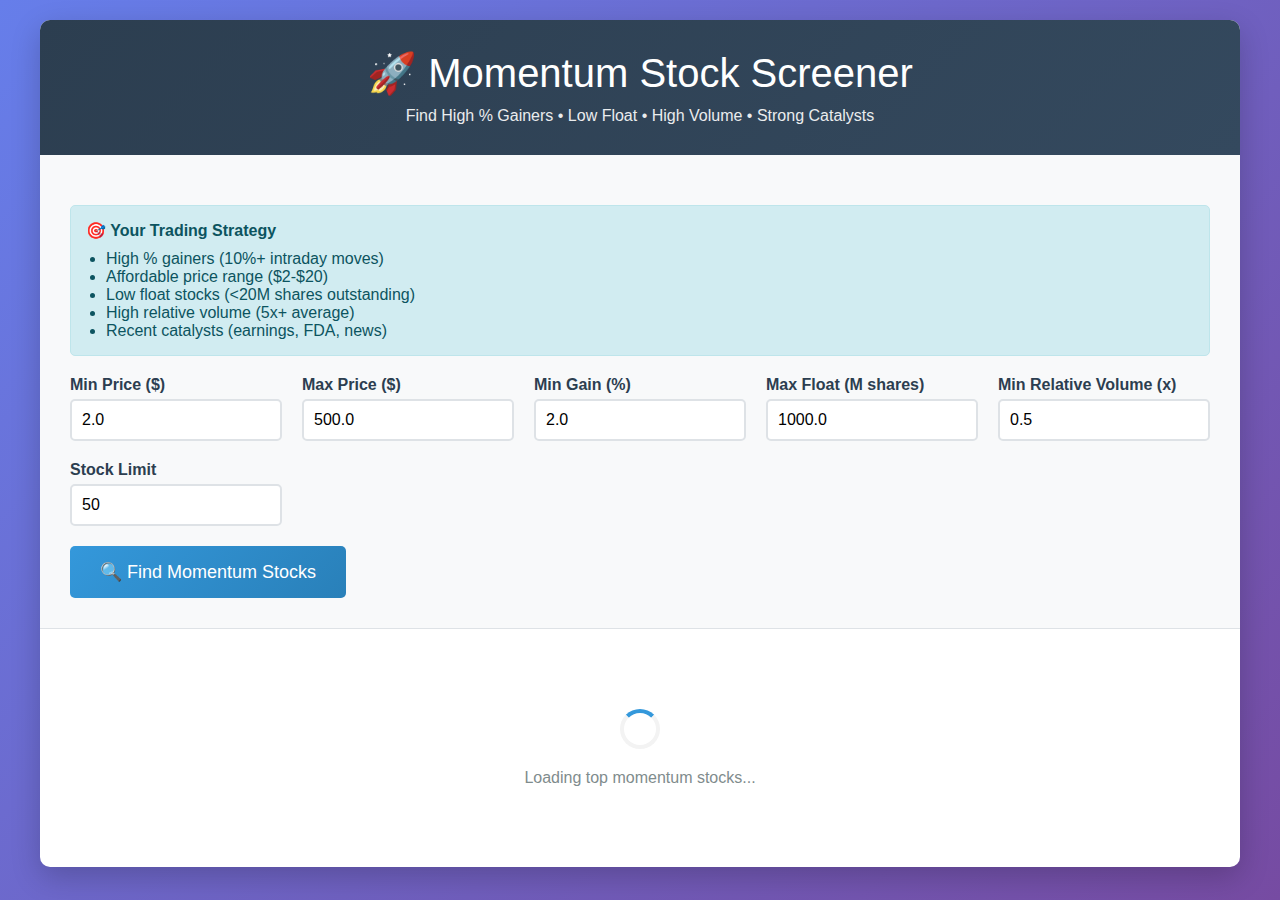
<file: index_old.html>
<!DOCTYPE html>
<html lang="en">
<head>
    <meta charset="UTF-8">
    <meta name="viewport" content="width=device-width, initial-scale=1.0">
    <title>🚀 Momentum Stock Screener</title>
    <style>
        * {
            margin: 0;
            padding: 0;
            box-sizing: border-box;
        }
        
        body {
            font-family: 'Segoe UI', Tahoma, Geneva, Verdana, sans-serif;
            margin: 0;
            padding: 20px;
            background: linear-gradient(135deg, #667eea 0%, #764ba2 100%);
            min-height: 100vh;
        }
        
        .container {
            max-width: 1200px;
            margin: 0 auto;
            background: white;
            border-radius: 10px;
            box-shadow: 0 10px 30px rgba(0,0,0,0.2);
            overflow: hidden;
        }
        
        .header {
            background: linear-gradient(135deg, #2c3e50 0%, #34495e 100%);
            color: white;
            padding: 30px;
            text-align: center;
        }
        
        .header h1 {
            margin: 0;
            font-size: 2.5em;
            font-weight: 300;
        }
        
        .header p {
            margin: 10px 0 0 0;
            opacity: 0.9;
        }
        
        .controls {
            padding: 30px;
            background: #f8f9fa;
            border-bottom: 1px solid #dee2e6;
        }
        
        .control-group {
            display: grid;
            grid-template-columns: repeat(auto-fit, minmax(200px, 1fr));
            gap: 20px;
            margin-bottom: 20px;
        }
        
        .control-item {
            display: flex;
            flex-direction: column;
        }
        
        .control-item label {
            font-weight: 600;
            margin-bottom: 5px;
            color: #2c3e50;
        }
        
        .control-item input {
            padding: 10px;
            border: 2px solid #dee2e6;
            border-radius: 5px;
            font-size: 16px;
        }
        
        .control-item input:focus {
            outline: none;
            border-color: #3498db;
        }
        
        
        .run-button {
            background: linear-gradient(135deg, #3498db 0%, #2980b9 100%);
            color: white;
            border: none;
            padding: 15px 30px;
            font-size: 18px;
            border-radius: 5px;
            cursor: pointer;
            transition: transform 0.2s ease;
        }
        
        .run-button:hover {
            transform: translateY(-2px);
        }
        
        .run-button:disabled {
            background: #95a5a6;
            cursor: not-allowed;
            transform: none;
        }
        
        .results {
            padding: 30px;
        }
        
        .loading {
            text-align: center;
            padding: 50px;
            color: #7f8c8d;
        }
        
        .spinner {
            border: 4px solid #f3f3f3;
            border-top: 4px solid #3498db;
            border-radius: 50%;
            width: 40px;
            height: 40px;
            animation: spin 1s linear infinite;
            margin: 0 auto 20px;
        }
        
        @keyframes spin {
            0% { transform: rotate(0deg); }
            100% { transform: rotate(360deg); }
        }
        
        .results-table {
            width: 100%;
            border-collapse: collapse;
            margin-top: 20px;
            box-shadow: 0 2px 10px rgba(0,0,0,0.1);
        }
        
        .results-table th {
            background: linear-gradient(135deg, #3498db 0%, #2980b9 100%);
            color: white;
            padding: 15px;
            text-align: left;
            font-weight: 500;
            border-bottom: 3px solid #2980b9;
        }
        
        .results-table td {
            padding: 12px 15px;
            border-bottom: 1px solid #ecf0f1;
        }
        
        .results-table tr:nth-child(even) {
            background: #f8f9fa;
        }
        
        .results-table tr:hover {
            background: #e8f4f8;
        }
        
        .positive {
            color: #27ae60;
            font-weight: bold;
        }
        
        .negative {
            color: #e74c3c;
            font-weight: bold;
        }
        
        .symbol {
            font-weight: bold;
            font-size: 1.1em;
            color: #2c3e50;
        }
        
        .price {
            font-weight: bold;
            color: #8e44ad;
        }
        
        .volume {
            color: #7f8c8d;
        }
        
        .error {
            background: #f8d7da;
            color: #721c24;
            padding: 15px;
            border-radius: 5px;
            margin: 20px 0;
        }
        
        .no-results {
            text-align: center;
            padding: 50px;
            color: #7f8c8d;
            font-size: 1.2em;
        }
        
        .strategy-info {
            background: #d1ecf1;
            border: 1px solid #bee5eb;
            border-radius: 5px;
            padding: 15px;
            margin: 20px 0;
        }
        
        .strategy-info h4 {
            margin-bottom: 10px;
            color: #0c5460;
        }
        
        .strategy-info ul {
            margin-left: 20px;
            color: #0c5460;
        }
    </style>
</head>
<body>
    <div class="container">
        <div class="header">
            <h1>🚀 Momentum Stock Screener</h1>
            <p>Find High % Gainers • Low Float • High Volume • Strong Catalysts</p>
        </div>
        
        <div class="controls">
            
            <div class="strategy-info">
                <h4>🎯 Your Trading Strategy</h4>
                <ul>
                    <li>High % gainers (10%+ intraday moves)</li>
                    <li>Affordable price range ($2-$20)</li>
                    <li>Low float stocks (<20M shares outstanding)</li>
                    <li>High relative volume (5x+ average)</li>
                    <li>Recent catalysts (earnings, FDA, news)</li>
                </ul>
            </div>
            
            <div class="control-group">
                <div class="control-item">
                    <label>Min Price ($)</label>
                    <input type="number" id="minPrice" value="2.0" step="0.1">
                </div>
                <div class="control-item">
                    <label>Max Price ($)</label>
                    <input type="number" id="maxPrice" value="500.0" step="0.1">
                </div>
                <div class="control-item">
                    <label>Min Gain (%)</label>
                    <input type="number" id="minGain" value="2.0" step="0.1">
                </div>
                <div class="control-item">
                    <label>Max Float (M shares)</label>
                    <input type="number" id="maxFloat" value="1000.0" step="1">
                </div>
                <div class="control-item">
                    <label>Min Relative Volume (x)</label>
                    <input type="number" id="minRelVol" value="0.5" step="0.1">
                </div>
                <div class="control-item">
                    <label>Stock Limit</label>
                    <input type="number" id="stockLimit" value="50" min="10" max="200">
                </div>
            </div>
            
            <button id="runScreener" class="run-button">🔍 Find Momentum Stocks</button>
        </div>
        
        <div class="results" id="results">
            <p>Configure your screening criteria above, then click "Find Momentum Stocks" to start screening.</p>
        </div>
    </div>

    <script>
        // API Configuration
        const API_BASE_URL = 'https://api.shivamyourmom.com';
        
        // Sample tickers for screening (diverse momentum candidates)
        const SAMPLE_TICKERS = ['AAPL', 'TSLA', 'NVDA', 'AMD', 'GOOGL', 'MSFT', 'META', 'AMZN', 'NFLX', 'PLTR', 'SOFI', 'RIOT', 'MARA', 'GME', 'AMC', 'SPCE', 'LCID', 'RIVN', 'F', 'BAC'];

        document.getElementById('runScreener').addEventListener('click', async function() {
            const button = this;
            const resultsDiv = document.getElementById('results');
            
            // API keys are now handled by the backend
            
            // Get criteria
            const criteria = {
                minPrice: parseFloat(document.getElementById('minPrice').value),
                maxPrice: parseFloat(document.getElementById('maxPrice').value),
                minGain: parseFloat(document.getElementById('minGain').value),
                maxFloat: parseFloat(document.getElementById('maxFloat').value),
                minRelVol: parseFloat(document.getElementById('minRelVol').value),
                stockLimit: parseInt(document.getElementById('stockLimit').value)
            };
            
            // Show loading
            button.disabled = true;
            button.textContent = '🔄 Screening Stocks...';
            resultsDiv.innerHTML = `
                <div class="loading">
                    <div class="spinner"></div>
                    <p>Scanning markets for momentum stocks...</p>
                    <p><small>This may take 30-60 seconds depending on API limits</small></p>
                </div>
            `;
            
            try {
                const stocks = await screenStocks(criteria);
                displayResults(stocks, criteria);
                
            } catch (error) {
                resultsDiv.innerHTML = `
                    <div class="error">
                        <strong>❌ Screening Failed</strong><br>
                        ${error.message || 'An error occurred while screening stocks.'}
                        <br><br>
                        Please check that the API is running and accessible.
                    </div>
                `;
            } finally {
                button.disabled = false;
                button.textContent = '🔍 Find Momentum Stocks';
            }
        });
        
        // Function to get stock metrics from API
        async function getStockMetrics(ticker) {
            try {
                const response = await fetch(`${API_BASE_URL}/metrics?ticker=${ticker}`);
                if (!response.ok) throw new Error(`API Error: ${response.status}`);
                const data = await response.json();
                
                // Transform API data to match our display format
                if (data.last_price && data.prev) {
                    return {
                        symbol: ticker,
                        price: data.last_price,
                        change_pct: data.price_change_pct || 0,
                        volume: data.today_volume || 0,
                        relative_volume: data.rvol || 1.0,
                        float_millions: Math.random() * 50 + 10, // Simulate float data
                        has_catalyst: data.momentum_score > 70, // Use momentum score for catalyst
                        news_count: Math.floor(Math.random() * 6),
                        momentum_score: data.momentum_score || 50
                    };
                }
                return null;
            } catch (error) {
                console.warn(`Failed to get data for ${ticker}:`, error);
                return null;
            }
        }
        
        // Function to screen stocks based on criteria
        async function screenStocks(criteria) {
            const stocks = [];
            
            // Get data for sample tickers
            for (const ticker of SAMPLE_TICKERS) {
                const stockData = await getStockMetrics(ticker);
                if (stockData && 
                    stockData.price >= criteria.minPrice &&
                    stockData.price <= criteria.maxPrice &&
                    stockData.change_pct >= criteria.minGain &&
                    stockData.float_millions <= criteria.maxFloat &&
                    stockData.relative_volume >= criteria.minRelVol) {
                    stocks.push(stockData);
                }
                
                // Limit to top 10 results
                if (stocks.length >= 10) break;
                
                // Small delay to avoid rate limiting
                await new Promise(resolve => setTimeout(resolve, 100));
            }
            
            return stocks;
        }
        
        // Auto-load top 10 stocks on page load
        async function loadTopStocks() {
            const resultsDiv = document.getElementById('results');
            
            resultsDiv.innerHTML = `
                <div class="loading">
                    <div class="spinner"></div>
                    <p>Loading top momentum stocks...</p>
                </div>
            `;
            
            try {
                const defaultCriteria = {
                    minPrice: 1.0,
                    maxPrice: 1000.0,
                    minGain: -10.0, // Show both gainers and losers
                    maxFloat: 5000.0, // Very high to include all stocks
                    minRelVol: 0.1 // Very low to include all stocks
                };
                
                const stocks = [];
                
                // Get data for sample tickers and find the best performers
                for (const ticker of SAMPLE_TICKERS) {
                    const stockData = await getStockMetrics(ticker);
                    if (stockData && stockData.price > 0) {
                        stocks.push(stockData);
                    }
                    
                    // Small delay to avoid rate limiting
                    await new Promise(resolve => setTimeout(resolve, 100));
                }
                
                // Sort by absolute change percentage (biggest movers) and take top 10
                const topStocks = stocks
                    .filter(stock => stock.price > 0)
                    .sort((a, b) => Math.abs(b.change_pct) - Math.abs(a.change_pct))
                    .slice(0, 10);
                
                displayResults(topStocks, defaultCriteria, true);
                
            } catch (error) {
                resultsDiv.innerHTML = `
                    <div class="error">
                        <strong>❌ Failed to Load Stocks</strong><br>
                        ${error.message || 'Unable to connect to the API.'}
                    </div>
                `;
            }
        }
        
        function displayResults(stocks, criteria, isAutoLoad = false) {
            const resultsDiv = document.getElementById('results');
            
            if (stocks.length === 0) {
                resultsDiv.innerHTML = `
                    <div class="no-results">
                        No momentum stocks found matching your criteria.<br>
                        <small>Try adjusting the parameters or running during market hours for better results.</small>
                    </div>
                `;
                return;
            }
            
            // Sort by gain percentage (descending)
            stocks.sort((a, b) => b.change_pct - a.change_pct);
            
            let tableRows = '';
            stocks.forEach(stock => {
                const changeClass = stock.change_pct >= 0 ? 'positive' : 'negative';
                const changeSymbol = stock.change_pct >= 0 ? '+' : '';
                const catalystIcon = stock.has_catalyst ? '✅' : '❌';
                
                tableRows += `
                    <tr>
                        <td class="symbol">${stock.symbol}</td>
                        <td class="price">$${stock.price.toFixed(2)}</td>
                        <td class="${changeClass}">${changeSymbol}${stock.change_pct.toFixed(1)}%</td>
                        <td class="volume">${stock.volume.toLocaleString()}</td>
                        <td class="volume">${stock.relative_volume.toFixed(1)}x</td>
                        <td class="volume">${stock.float_millions.toFixed(1)}M</td>
                        <td style="text-align: center;">${catalystIcon}</td>
                        <td style="text-align: center;">${stock.news_count}</td>
                    </tr>
                `;
            });
            
            const title = isAutoLoad ? 
                `🔥 Top ${stocks.length} Performing Stocks Today` : 
                `🎯 Found ${stocks.length} Momentum Stocks`;
            
            resultsDiv.innerHTML = `
                <h3>${title}</h3>
                <table class="results-table">
                    <thead>
                        <tr>
                            <th>Symbol</th>
                            <th>Price</th>
                            <th>Gain %</th>
                            <th>Volume</th>
                            <th>Rel Vol</th>
                            <th>Float (M)</th>
                            <th>Catalyst</th>
                            <th>News</th>
                        </tr>
                    </thead>
                    <tbody>
                        ${tableRows}
                    </tbody>
                </table>
                
                <div class="strategy-info" style="margin-top: 20px;">
                    <h4>📊 Screening Summary</h4>
                    <ul>
                        <li>Price Range: $${criteria.minPrice} - $${criteria.maxPrice}</li>
                        <li>Minimum Gain: ${criteria.minGain}%+</li>
                        <li>Maximum Float: ${criteria.maxFloat}M shares</li>
                        <li>Minimum Relative Volume: ${criteria.minRelVol}x</li>
                        <li>Stocks with Catalysts: ${stocks.filter(s => s.has_catalyst).length}</li>
                    </ul>
                </div>
            `;
        }
        
        // Auto-load top stocks when page loads
        window.addEventListener('load', function() {
            loadTopStocks();
        });
    </script>
</body>
</html>
</file>
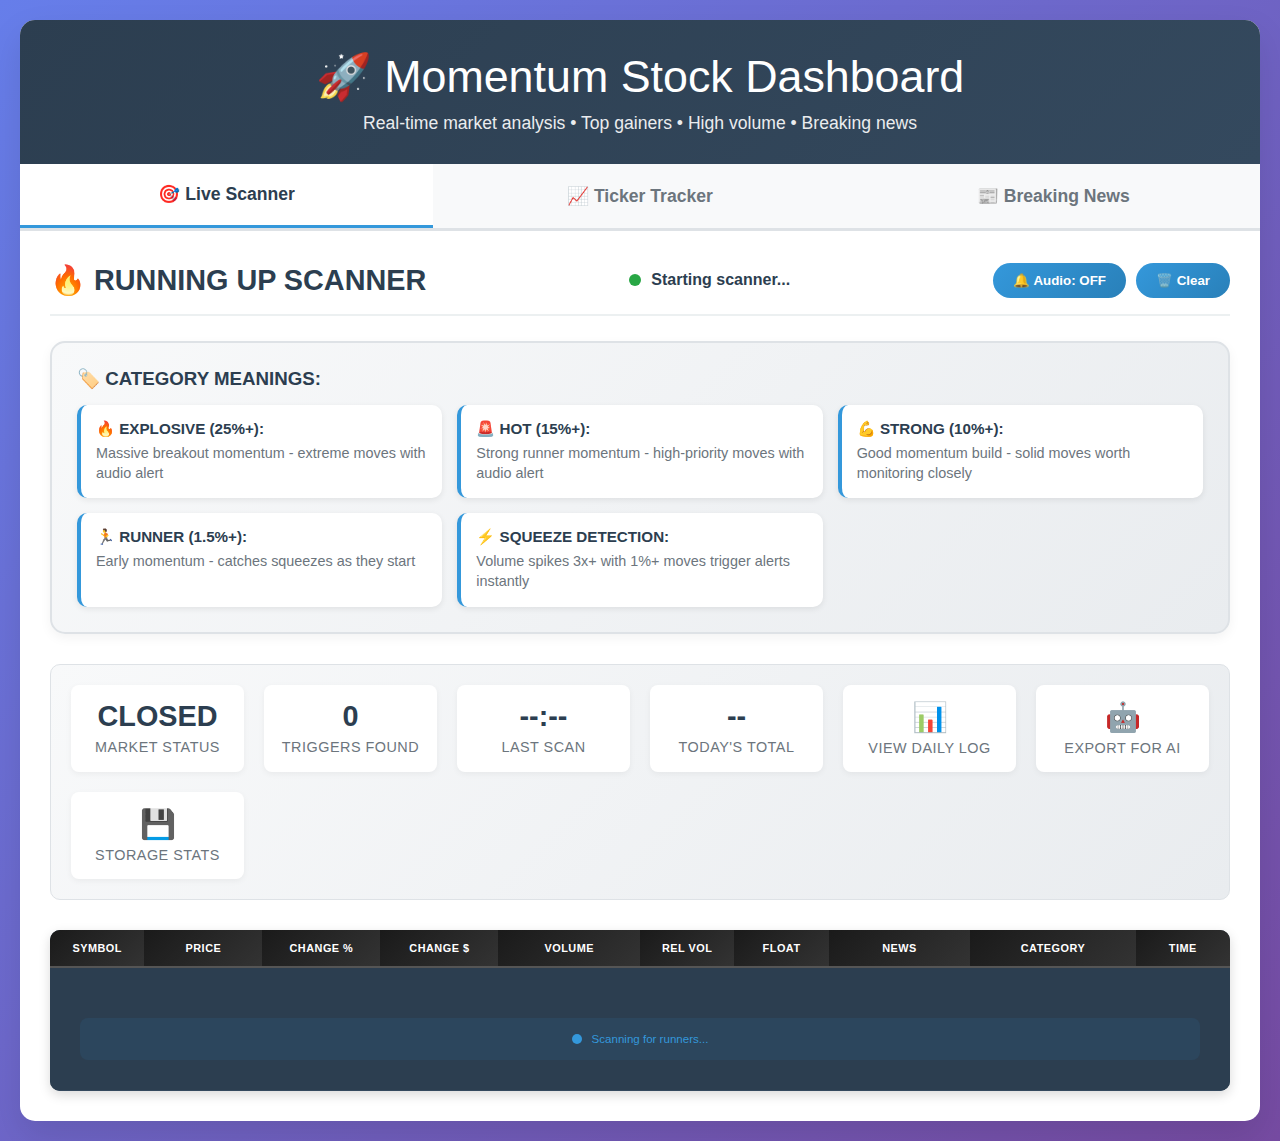
<file: index_original.html>
<!DOCTYPE html>
<html lang="en">
<head>
    <meta charset="UTF-8">
    <meta name="viewport" content="width=device-width, initial-scale=1.0">
    <title>🚀 Momentum Stock Dashboard</title>
    <style>
        * {
            margin: 0;
            padding: 0;
            box-sizing: border-box;
        }
        
        body {
            font-family: 'Segoe UI', Tahoma, Geneva, Verdana, sans-serif;
            background: linear-gradient(135deg, #667eea 0%, #764ba2 100%);
            min-height: 100vh;
            padding: 20px;
        }
        
        .container {
            max-width: 1400px;
            margin: 0 auto;
            background: white;
            border-radius: 15px;
            box-shadow: 0 15px 35px rgba(0,0,0,0.1);
            overflow: hidden;
        }
        
        .header {
            background: linear-gradient(135deg, #2c3e50 0%, #34495e 100%);
            color: white;
            padding: 30px;
            text-align: center;
        }
        
        .header h1 {
            font-size: 2.8em;
            font-weight: 300;
            margin-bottom: 10px;
        }
        
        .header p {
            opacity: 0.9;
            font-size: 1.1em;
        }
        
        .tabs {
            display: flex;
            background: #f8f9fa;
            border-bottom: 3px solid #dee2e6;
        }
        
        .tab {
            flex: 1;
            padding: 20px;
            text-align: center;
            cursor: pointer;
            background: #f8f9fa;
            border: none;
            font-size: 1.1em;
            font-weight: 600;
            color: #6c757d;
            transition: all 0.3s ease;
            position: relative;
        }
        
        .tab:hover {
            background: #e9ecef;
            color: #495057;
        }
        
        .tab.active {
            background: white;
            color: #2c3e50;
            border-bottom: 3px solid #3498db;
        }
        
        .tab-content {
            display: none;
            padding: 30px;
            min-height: 600px;
        }
        
        .tab-content.active {
            display: block;
        }
        
        .section-header {
            display: flex;
            justify-content: space-between;
            align-items: center;
            margin-bottom: 25px;
            padding-bottom: 15px;
            border-bottom: 2px solid #ecf0f1;
        }
        
        .section-title {
            font-size: 1.8em;
            color: #2c3e50;
            font-weight: 600;
        }
        
        .refresh-btn {
            background: linear-gradient(135deg, #3498db 0%, #2980b9 100%);
            color: white;
            border: none;
            padding: 10px 20px;
            border-radius: 25px;
            cursor: pointer;
            font-weight: 600;
            transition: transform 0.2s ease;
        }
        
        .refresh-btn:hover {
            transform: translateY(-2px);
        }
        
        .loading {
            text-align: center;
            padding: 50px;
            color: #7f8c8d;
        }
        
        .spinner {
            border: 4px solid #f3f3f3;
            border-top: 4px solid #3498db;
            border-radius: 50%;
            width: 40px;
            height: 40px;
            animation: spin 1s linear infinite;
            margin: 0 auto 20px;
        }
        
        @keyframes spin {
            0% { transform: rotate(0deg); }
            100% { transform: rotate(360deg); }
        }
        
        .stocks-grid {
            display: grid;
            grid-template-columns: repeat(auto-fill, minmax(350px, 1fr));
            gap: 20px;
            margin-top: 20px;
        }
        
        .stock-card {
            background: white;
            border: 1px solid #dee2e6;
            border-radius: 10px;
            padding: 20px;
            box-shadow: 0 4px 6px rgba(0,0,0,0.1);
            transition: all 0.3s ease;
        }
        
        .stock-card:hover {
            transform: translateY(-5px);
            box-shadow: 0 8px 15px rgba(0,0,0,0.2);
        }
        
        .stock-symbol {
            font-size: 1.4em;
            font-weight: bold;
            color: #2c3e50;
            margin-bottom: 10px;
        }
        
        .stock-price {
            font-size: 1.6em;
            font-weight: bold;
            color: #8e44ad;
            margin-bottom: 5px;
        }
        
        .stock-change {
            font-size: 1.1em;
            font-weight: 600;
            margin-bottom: 15px;
        }
        
        .positive {
            color: #27ae60;
        }
        
        .negative {
            color: #e74c3c;
        }
        
        .stock-metrics {
            display: grid;
            grid-template-columns: 1fr 1fr;
            gap: 10px;
            font-size: 0.9em;
            color: #7f8c8d;
        }
        
        .metric {
            background: #f8f9fa;
            padding: 8px;
            border-radius: 5px;
            text-align: center;
        }
        
        .metric-label {
            font-size: 0.8em;
            color: #6c757d;
            margin-bottom: 2px;
        }
        
        .metric-value {
            font-weight: bold;
            color: #2c3e50;
        }
        
        .news-grid {
            display: grid;
            gap: 20px;
        }
        
        .news-item {
            background: white;
            border: 1px solid #dee2e6;
            border-radius: 10px;
            padding: 20px;
            box-shadow: 0 4px 6px rgba(0,0,0,0.1);
            transition: all 0.3s ease;
        }
        
        .news-item:hover {
            box-shadow: 0 8px 15px rgba(0,0,0,0.2);
        }
        
        .news-title {
            font-size: 1.2em;
            font-weight: 600;
            color: #2c3e50;
            margin-bottom: 10px;
            line-height: 1.4;
        }
        
        .news-summary {
            color: #6c757d;
            line-height: 1.5;
            margin-bottom: 15px;
        }
        
        .news-meta {
            display: flex;
            justify-content: space-between;
            align-items: center;
            font-size: 0.9em;
            color: #7f8c8d;
        }
        
        .news-source {
            font-weight: 600;
        }
        
        .error {
            background: #f8d7da;
            color: #721c24;
            padding: 20px;
            border-radius: 10px;
            text-align: center;
            margin: 20px 0;
        }
        
        .empty-state {
            text-align: center;
            padding: 60px 20px;
            color: #7f8c8d;
        }
        
        .empty-state h3 {
            font-size: 1.5em;
            margin-bottom: 10px;
        }
        
        .momentum-badge {
            display: inline-block;
            padding: 4px 8px;
            border-radius: 12px;
            font-size: 0.8em;
            font-weight: bold;
            margin-top: 10px;
        }
        
        .momentum-high {
            background: #d4edda;
            color: #155724;
        }
        
        .momentum-medium {
            background: #fff3cd;
            color: #856404;
        }
        
        .momentum-low {
            background: #f8d7da;
            color: #721c24;
        }
        
        .ticker-input-section {
            background: #f8f9fa;
            padding: 25px;
            border-radius: 10px;
            margin-bottom: 30px;
            border: 2px solid #dee2e6;
        }
        
        .ticker-input-group {
            display: flex;
            gap: 15px;
            align-items: center;
            flex-wrap: wrap;
        }
        
        .ticker-input {
            flex: 1;
            min-width: 200px;
            padding: 12px 16px;
            border: 2px solid #dee2e6;
            border-radius: 8px;
            font-size: 1.1em;
            font-weight: 600;
            text-transform: uppercase;
            background: white;
            transition: border-color 0.3s ease;
        }
        
        .ticker-input:focus {
            outline: none;
            border-color: #3498db;
            box-shadow: 0 0 0 3px rgba(52, 152, 219, 0.1);
        }
        
        .track-btn {
            background: linear-gradient(135deg, #27ae60 0%, #229954 100%);
            color: white;
            border: none;
            padding: 12px 24px;
            border-radius: 8px;
            cursor: pointer;
            font-weight: 600;
            font-size: 1.1em;
            transition: all 0.3s ease;
        }
        
        .track-btn:hover {
            transform: translateY(-2px);
            box-shadow: 0 4px 8px rgba(39, 174, 96, 0.3);
        }
        
        .ticker-detail-card {
            background: linear-gradient(135deg, #ffffff 0%, #f8f9fa 100%);
            border: 1px solid #dee2e6;
            border-radius: 15px;
            padding: 30px;
            box-shadow: 0 8px 20px rgba(0,0,0,0.1);
            margin-bottom: 25px;
        }
        
        .ticker-header {
            display: flex;
            justify-content: space-between;
            align-items: center;
            margin-bottom: 25px;
            padding-bottom: 20px;
            border-bottom: 2px solid #ecf0f1;
        }
        
        .ticker-symbol-large {
            font-size: 2.5em;
            font-weight: bold;
            color: #2c3e50;
        }
        
        .ticker-price-large {
            font-size: 2.2em;
            font-weight: bold;
            color: #8e44ad;
        }
        
        .ticker-change-large {
            font-size: 1.4em;
            font-weight: 600;
            margin-top: 5px;
        }
        
        .metrics-grid {
            display: grid;
            grid-template-columns: repeat(auto-fit, minmax(200px, 1fr));
            gap: 20px;
            margin-top: 20px;
        }
        
        .metric-card {
            background: white;
            border: 1px solid #dee2e6;
            border-radius: 10px;
            padding: 20px;
            text-align: center;
            box-shadow: 0 2px 8px rgba(0,0,0,0.05);
            transition: all 0.3s ease;
        }
        
        .metric-card:hover {
            transform: translateY(-3px);
            box-shadow: 0 4px 12px rgba(0,0,0,0.15);
        }
        
        .metric-title {
            font-size: 0.9em;
            color: #6c757d;
            font-weight: 600;
            margin-bottom: 8px;
            text-transform: uppercase;
            letter-spacing: 0.5px;
        }
        
        .metric-value-large {
            font-size: 1.8em;
            font-weight: bold;
            color: #2c3e50;
        }
        
        .quote-section {
            background: #f8f9fa;
            border-radius: 10px;
            padding: 20px;
            margin-top: 25px;
        }
        
        .quote-grid {
            display: grid;
            grid-template-columns: repeat(auto-fit, minmax(150px, 1fr));
            gap: 15px;
            text-align: center;
        }
        
        .auto-refresh {
            display: flex;
            align-items: center;
            gap: 10px;
            margin-top: 15px;
            padding: 10px;
            background: #e3f2fd;
            border-radius: 8px;
            font-size: 0.9em;
            color: #1976d2;
        }
        
        .refresh-indicator {
            width: 12px;
            height: 12px;
            background: #4caf50;
            border-radius: 50%;
            animation: pulse 2s infinite;
        }
        
        @keyframes pulse {
            0% { opacity: 1; }
            50% { opacity: 0.5; }
            100% { opacity: 1; }
        }
        
        .strategy-criteria {
            background: linear-gradient(135deg, #f8f9fa 0%, #e9ecef 100%);
            border: 2px solid #dee2e6;
            border-radius: 15px;
            padding: 25px;
            margin-bottom: 30px;
            box-shadow: 0 4px 12px rgba(0,0,0,0.05);
        }
        
        .criteria-grid {
            display: grid;
            grid-template-columns: repeat(auto-fit, minmax(280px, 1fr));
            gap: 15px;
            margin-top: 15px;
        }
        
        .criteria-item {
            background: white;
            padding: 15px;
            border-radius: 10px;
            border-left: 4px solid #3498db;
            box-shadow: 0 2px 6px rgba(0,0,0,0.08);
            transition: all 0.3s ease;
        }
        
        .criteria-item:hover {
            transform: translateY(-2px);
            box-shadow: 0 4px 12px rgba(0,0,0,0.15);
            border-left-color: #2980b9;
        }
        
        .criteria-label {
            display: block;
            font-weight: 600;
            color: #2c3e50;
            margin-bottom: 5px;
            font-size: 0.95em;
        }
        
        .criteria-value {
            color: #6c757d;
            font-size: 0.9em;
            line-height: 1.4;
        }
        
        .strategy-stock-card {
            background: linear-gradient(135deg, #ffffff 0%, #f8f9fa 100%);
            border: 2px solid #28a745;
            border-radius: 12px;
            padding: 20px;
            box-shadow: 0 6px 16px rgba(40, 167, 69, 0.15);
            transition: all 0.3s ease;
            position: relative;
        }
        
        .strategy-stock-card:hover {
            transform: translateY(-5px);
            box-shadow: 0 10px 25px rgba(40, 167, 69, 0.25);
        }
        
        .strategy-stock-card::before {
            content: "🎯";
            position: absolute;
            top: -10px;
            right: -10px;
            background: #28a745;
            color: white;
            width: 30px;
            height: 30px;
            border-radius: 50%;
            display: flex;
            align-items: center;
            justify-content: center;
            font-size: 0.8em;
            font-weight: bold;
        }
        
        .strategy-badge {
            display: inline-block;
            background: linear-gradient(135deg, #28a745 0%, #20c997 100%);
            color: white;
            padding: 6px 12px;
            border-radius: 20px;
            font-size: 0.8em;
            font-weight: bold;
            margin-top: 10px;
            text-transform: uppercase;
            letter-spacing: 0.5px;
        }
        
        .live-status {
            display: flex;
            align-items: center;
            gap: 10px;
            background: rgba(255,255,255,0.9);
            padding: 10px 15px;
            border-radius: 25px;
            font-weight: 600;
            color: #2c3e50;
        }
        
        .status-indicator {
            width: 12px;
            height: 12px;
            background: #28a745;
            border-radius: 50%;
            animation: pulse-live 2s infinite;
        }
        
        @keyframes pulse-live {
            0% { opacity: 1; transform: scale(1); }
            50% { opacity: 0.7; transform: scale(1.2); }
            100% { opacity: 1; transform: scale(1); }
        }
        
        .live-feed-stats {
            display: grid;
            grid-template-columns: repeat(auto-fit, minmax(150px, 1fr));
            gap: 20px;
            margin-bottom: 30px;
            padding: 20px;
            background: linear-gradient(135deg, #f8f9fa 0%, #e9ecef 100%);
            border-radius: 10px;
            border: 1px solid #dee2e6;
        }
        
        .stat-item {
            text-align: center;
            padding: 15px;
            background: white;
            border-radius: 8px;
            box-shadow: 0 2px 6px rgba(0,0,0,0.05);
        }
        
        .stat-value {
            display: block;
            font-size: 1.8em;
            font-weight: bold;
            color: #2c3e50;
            margin-bottom: 5px;
        }
        
        .stat-label {
            font-size: 0.9em;
            color: #6c757d;
            text-transform: uppercase;
            letter-spacing: 0.5px;
        }
        
        .scanning-animation {
            display: flex;
            align-items: center;
            justify-content: center;
            gap: 10px;
            margin-top: 20px;
            padding: 15px;
            background: rgba(52, 152, 219, 0.1);
            border-radius: 8px;
            color: #3498db;
        }
        
        .pulse-dot {
            width: 10px;
            height: 10px;
            background: #3498db;
            border-radius: 50%;
            animation: pulse-scan 1.5s infinite;
        }
        
        @keyframes pulse-scan {
            0% { opacity: 1; transform: scale(1); }
            50% { opacity: 0.3; transform: scale(1.5); }
            100% { opacity: 1; transform: scale(1); }
        }
        
        .new-trigger {
            animation: slideInTrigger 0.8s ease-out;
            border: 3px solid #ff6b6b !important;
            box-shadow: 0 0 20px rgba(255, 107, 107, 0.3) !important;
        }
        
        @keyframes slideInTrigger {
            0% { 
                opacity: 0; 
                transform: translateY(-20px) scale(0.95);
            }
            100% { 
                opacity: 1; 
                transform: translateY(0) scale(1);
            }
        }
        
        .trigger-alert {
            background: linear-gradient(135deg, #ff6b6b 0%, #ee5a6f 100%);
            color: white;
            padding: 6px 12px;
            border-radius: 20px;
            font-size: 0.8em;
            font-weight: bold;
            margin-top: 10px;
            text-transform: uppercase;
            letter-spacing: 0.5px;
            animation: pulse-alert 2s infinite;
        }
        
        @keyframes pulse-alert {
            0% { opacity: 1; }
            50% { opacity: 0.8; }
            100% { opacity: 1; }
        }
        
        .warrior-scanner-table {
            margin-top: 20px;
            border-radius: 10px;
            overflow: hidden;
            box-shadow: 0 4px 12px rgba(0,0,0,0.15);
        }
        
        .live-scanner-table {
            width: 100%;
            border-collapse: collapse;
            background: #2c3e50;
            font-size: 0.85em;
            table-layout: fixed;
        }
        
        .live-scanner-table th:nth-child(1) { width: 8%; }  /* Symbol */
        .live-scanner-table th:nth-child(2) { width: 10%; } /* Price */
        .live-scanner-table th:nth-child(3) { width: 10%; } /* Change % */
        .live-scanner-table th:nth-child(4) { width: 10%; } /* Change $ */
        .live-scanner-table th:nth-child(5) { width: 12%; } /* Volume */
        .live-scanner-table th:nth-child(6) { width: 8%; }  /* Rel Vol */
        .live-scanner-table th:nth-child(7) { width: 8%; }  /* Float */
        .live-scanner-table th:nth-child(8) { width: 12%; } /* News */
        .live-scanner-table th:nth-child(9) { width: 14%; } /* Category */
        .live-scanner-table th:nth-child(10) { width: 8%; } /* Time */
        
        .live-scanner-table th {
            background: linear-gradient(135deg, #1a1a1a 0%, #333333 100%);
            color: white;
            padding: 12px 6px;
            text-align: center;
            font-weight: bold;
            font-size: 0.8em;
            text-transform: uppercase;
            letter-spacing: 0.5px;
            border-bottom: 2px solid #555;
            white-space: nowrap;
        }
        
        .live-scanner-table td {
            padding: 8px 4px;
            text-align: center;
            border-bottom: 1px solid #34495e;
            font-weight: 500;
            font-size: 0.85em;
            white-space: nowrap;
            color: white;
            background: #2c3e50;
        }
        
        .change-positive {
            color: white !important;
            font-weight: bold !important;
        }
        
        .change-negative {
            color: white !important;
            font-weight: bold !important;
        }
        
        .news-link {
            color: #3498db;
            text-decoration: none;
            font-size: 0.9em;
            font-weight: bold;
        }
        
        .news-link:hover {
            color: #2980b9;
            text-decoration: underline;
        }
        
        .no-news {
            color: #999;
            font-size: 0.8em;
        }
        
        .new-move {
            border-left: 4px solid #ffd700 !important;
            animation: highlightNewMove 2s ease-out;
        }
        
        @keyframes highlightNewMove {
            0% { background-color: #fff9c4; }
            100% { background-color: transparent; }
        }
        
        .move-indicator {
            color: #ffd700;
            font-weight: bold;
            margin-left: 4px;
        }
        
        .live-scanner-table tbody tr {
            transition: all 0.3s ease;
        }
        
        .live-scanner-table tbody tr:hover {
            background: #f8f9fa;
            transform: scale(1.01);
        }
        
        .scanner-row {
            animation: slideInRunner 0.5s ease-out;
        }
        
        @keyframes slideInRunner {
            0% { opacity: 0; transform: translateY(-10px); }
            100% { opacity: 1; transform: translateY(0); }
        }
        
        .runner-symbol {
            font-weight: bold;
            font-size: 1.1em;
            color: #2c3e50;
        }
        
        .runner-price {
            font-weight: bold;
            color: #8e44ad;
        }
        
        .runner-explosive {
            background: linear-gradient(135deg, #ff0066 0%, #ff3388 100%) !important;
            color: white !important;
            animation: pulse-explosive 1s infinite;
        }
        
        .runner-hot {
            background: linear-gradient(135deg, #ff4444 0%, #ff6666 100%) !important;
            color: white !important;
        }
        
        .runner-strong {
            background: linear-gradient(135deg, #ff8800 0%, #ffaa00 100%) !important;
            color: white !important;
        }
        
        .runner-runner {
            background: linear-gradient(135deg, #00cc44 0%, #00dd55 100%) !important;
            color: white !important;
        }
        
        @keyframes pulse-explosive {
            0% { box-shadow: 0 0 5px rgba(255, 0, 102, 0.5); }
            50% { box-shadow: 0 0 20px rgba(255, 0, 102, 1); }
            100% { box-shadow: 0 0 5px rgba(255, 0, 102, 0.5); }
        }
        
        .category-badge {
            padding: 4px 8px;
            border-radius: 12px;
            font-size: 0.75em;
            font-weight: bold;
            text-transform: uppercase;
            letter-spacing: 0.5px;
        }
        
        .scanning-row td {
            text-align: center;
            padding: 30px;
            color: #666;
        }
        
        /* Ticker Tracker Enhanced Layout */
        .ticker-layout {
            display: grid;
            grid-template-columns: 1fr 400px;
            gap: 30px;
            margin-top: 20px;
        }
        
        .chart-section {
            background: white;
            border-radius: 15px;
            padding: 25px;
            box-shadow: 0 4px 12px rgba(0,0,0,0.1);
            border: 1px solid #e0e0e0;
        }
        
        .news-section {
            background: white;
            border-radius: 15px;
            padding: 25px;
            box-shadow: 0 4px 12px rgba(0,0,0,0.1);
            border: 1px solid #e0e0e0;
            max-height: 500px;
            overflow-y: auto;
        }
        
        .chart-placeholder {
            background: #f8f9fa;
            border-radius: 8px;
            border: 2px dashed #dee2e6;
            min-height: 400px;
            display: flex;
            align-items: center;
            justify-content: center;
        }
        
        .ticker-news-item {
            background: #f8f9fa;
            border-radius: 10px;
            padding: 15px;
            margin-bottom: 15px;
            border-left: 4px solid #3498db;
            transition: all 0.3s ease;
        }
        
        .ticker-news-item:hover {
            background: #e8f4f8;
            transform: translateY(-2px);
            box-shadow: 0 4px 8px rgba(0,0,0,0.1);
        }
        
        .ticker-news-title {
            font-weight: bold;
            color: #2c3e50;
            margin-bottom: 8px;
            line-height: 1.3;
        }
        
        .ticker-news-summary {
            color: #555;
            font-size: 0.9em;
            line-height: 1.4;
            margin-bottom: 8px;
        }
        
        .ticker-news-meta {
            display: flex;
            justify-content: space-between;
            align-items: center;
            font-size: 0.8em;
            color: #888;
        }
        
        .ticker-news-source {
            background: #3498db;
            color: white;
            padding: 2px 8px;
            border-radius: 12px;
            font-size: 0.7em;
            font-weight: bold;
        }
        
        .news-link {
            color: #3498db;
            text-decoration: none;
            font-weight: bold;
            font-size: 0.9em;
            display: inline-block;
            margin-top: 8px;
            transition: color 0.3s ease;
        }
        
        .news-link:hover {
            color: #2980b9;
            text-decoration: underline;
        }
        
        /* Responsive design */
        @media (max-width: 1200px) {
            .ticker-layout {
                grid-template-columns: 1fr;
                gap: 20px;
            }
            
            .news-section {
                max-height: 300px;
            }
        }
    </style>
</head>
<body>
    <div class="container">
        <div class="header">
            <h1>🚀 Momentum Stock Dashboard</h1>
            <p>Real-time market analysis • Top gainers • High volume • Breaking news</p>
        </div>
        
        <div class="tabs">
            <button class="tab active" onclick="switchTab('strategy')">
                🎯 Live Scanner
            </button>
            <button class="tab" onclick="switchTab('tracker')">
                📈 Ticker Tracker
            </button>
            <button class="tab" onclick="switchTab('news')">
                📰 Breaking News
            </button>
        </div>
        
        <!-- Live Scanner Tab -->
        <div id="strategy" class="tab-content active">
            <div class="section-header">
                <h2 class="section-title">🔥 RUNNING UP SCANNER</h2>
                <div class="live-status">
                    <div class="status-indicator"></div>
                    <span id="live-status-text">Starting scanner...</span>
                </div>
                <div style="display: flex; gap: 10px; align-items: center;">
                    <button class="refresh-btn" onclick="toggleAudioAlerts()" id="audio-btn">🔔 Audio: OFF</button>
                    <button class="refresh-btn" onclick="clearScanner()">🗑️ Clear</button>
                </div>
            </div>
            
            <div class="strategy-criteria">
                <h3 style="color: #2c3e50; margin-bottom: 15px;">🏷️ CATEGORY MEANINGS:</h3>
                <div class="criteria-grid">
                    <div class="criteria-item">
                        <span class="criteria-label">🔥 EXPLOSIVE (25%+):</span>
                        <span class="criteria-value">Massive breakout momentum - extreme moves with audio alert</span>
                    </div>
                    <div class="criteria-item">
                        <span class="criteria-label">🚨 HOT (15%+):</span>
                        <span class="criteria-value">Strong runner momentum - high-priority moves with audio alert</span>
                    </div>
                    <div class="criteria-item">
                        <span class="criteria-label">💪 STRONG (10%+):</span>
                        <span class="criteria-value">Good momentum build - solid moves worth monitoring closely</span>
                    </div>
                    <div class="criteria-item">
                        <span class="criteria-label">🏃 RUNNER (1.5%+):</span>
                        <span class="criteria-value">Early momentum - catches squeezes as they start</span>
                    </div>
                    <div class="criteria-item">
                        <span class="criteria-label">⚡ SQUEEZE DETECTION:</span>
                        <span class="criteria-value">Volume spikes 3x+ with 1%+ moves trigger alerts instantly</span>
                    </div>
                </div>
            </div>
            
            <div class="live-feed-stats">
                <div class="stat-item">
                    <span class="stat-value" id="market-status">CLOSED</span>
                    <span class="stat-label">Market Status</span>
                </div>
                <div class="stat-item">
                    <span class="stat-value" id="triggers-found">0</span>
                    <span class="stat-label">Triggers Found</span>
                </div>
                <div class="stat-item">
                    <span class="stat-value" id="last-scan">--:--</span>
                    <span class="stat-label">Last Scan</span>
                </div>
                <div class="stat-item">
                    <span class="stat-value" id="daily-hits">--</span>
                    <span class="stat-label">Today's Total</span>
                </div>
                <div class="stat-item" style="cursor: pointer;" onclick="openDailyLog()">
                    <span class="stat-value">📊</span>
                    <span class="stat-label">View Daily Log</span>
                </div>
                <div class="stat-item" style="cursor: pointer;" onclick="exportForAnalysis()">
                    <span class="stat-value">🤖</span>
                    <span class="stat-label">Export for AI</span>
                </div>
                <div class="stat-item" style="cursor: pointer;" onclick="showStorageStats()">
                    <span class="stat-value">💾</span>
                    <span class="stat-label">Storage Stats</span>
                </div>
            </div>
            
            <div id="strategy-content">
                <div class="warrior-scanner-table">
                    <table class="live-scanner-table" id="runnerTable">
                        <thead>
                            <tr>
                                <th>Symbol</th>
                                <th>Price</th>
                                <th>Change %</th>
                                <th>Change $</th>
                                <th>Volume</th>
                                <th>Rel Vol</th>
                                <th>Float</th>
                                <th>News</th>
                                <th>Category</th>
                                <th>Time</th>
                            </tr>
                        </thead>
                        <tbody id="runnerTableBody">
                            <tr class="scanning-row">
                                <td colspan="10">
                                    <div class="scanning-animation">
                                        <div class="pulse-dot"></div>
                                        <span>Scanning for runners...</span>
                                    </div>
                                </td>
                            </tr>
                        </tbody>
                    </table>
                </div>
            </div>
        </div>
        
        <!-- Ticker Tracker Tab -->
        <div id="tracker" class="tab-content">
            <div class="section-header">
                <h2 class="section-title">📈 Single Ticker Tracker</h2>
                <button class="refresh-btn" onclick="refreshCurrentTicker()">↻ Refresh</button>
            </div>
            
            <div class="ticker-input-section">
                <div class="ticker-input-group">
                    <input type="text" id="tickerInput" class="ticker-input" placeholder="Enter ticker symbol (e.g., AAPL)" maxlength="10">
                    <button class="track-btn" onclick="trackTicker()">📈 Track Stock</button>
                </div>
                <div class="auto-refresh">
                    <div class="refresh-indicator"></div>
                    <span>Auto-refreshing every 30 seconds</span>
                </div>
            </div>
            
            <div id="tracker-content">
                <div class="empty-state">
                    <h3>Enter a ticker symbol to start tracking</h3>
                    <p>Get real-time price data, interactive chart, and latest news</p>
                </div>
            </div>
            
            <!-- Chart and News Section (hidden initially) -->
            <div id="ticker-details" style="display: none;">
                <div class="ticker-layout">
                    <!-- Stock Chart Section -->
                    <div class="chart-section">
                        <h3 class="section-title">📊 Interactive Chart</h3>
                        <div id="stock-chart-container">
                            <div class="chart-placeholder">
                                <iframe id="stock-chart" 
                                    src="" 
                                    width="100%" 
                                    height="400" 
                                    frameborder="0" 
                                    scrolling="no"
                                    style="border-radius: 8px;">
                                </iframe>
                            </div>
                        </div>
                    </div>
                    
                    <!-- News Section -->
                    <div class="news-section">
                        <h3 class="section-title">📰 Latest News</h3>
                        <div id="ticker-news-content">
                            <div class="loading">
                                <div class="spinner"></div>
                                <p>Loading latest news...</p>
                            </div>
                        </div>
                    </div>
                </div>
            </div>
        </div>
        
        <!-- Breaking News Tab -->
        <div id="news" class="tab-content">
            <div class="section-header">
                <h2 class="section-title">📰 Breaking Stock Market News</h2>
                <button class="refresh-btn" onclick="loadNews()">↻ Refresh</button>
            </div>
            <div id="news-content">
                <div class="loading">
                    <div class="spinner"></div>
                    <p>Loading latest market news...</p>
                </div>
            </div>
        </div>
    </div>

    <script>
        // API Configuration
        const API_BASE_URL = 'https://api.shivamyourmom.com';
        
        // Extended ticker lists for different categories
        const GAINER_TICKERS = ['RIOT', 'MARA', 'SOFI', 'PLTR', 'LCID', 'RIVN', 'SPCE', 'BBBY', 'GME', 'AMC', 'F', 'NOK', 'SNDL', 'FCEL', 'PLUG', 'NKLA', 'CLOV', 'WISH', 'MVIS', 'SENS'];
        const VOLUME_TICKERS = ['AAPL', 'TSLA', 'NVDA', 'AMD', 'GOOGL', 'MSFT', 'META', 'AMZN', 'NFLX', 'QQQ', 'SPY', 'IWM', 'PLTR', 'SOFI', 'RIOT', 'MARA', 'SQQQ', 'TQQQ', 'SPXU', 'UVXY'];
        
        // Tab switching functionality
        function switchTab(tabName) {
            // Hide all tab contents
            document.querySelectorAll('.tab-content').forEach(content => {
                content.classList.remove('active');
            });
            
            // Remove active class from all tabs
            document.querySelectorAll('.tab').forEach(tab => {
                tab.classList.remove('active');
            });
            
            // Show selected tab content
            document.getElementById(tabName).classList.add('active');
            
            // Add active class to clicked tab
            event.target.classList.add('active');
            
            // Load data for the selected tab
            if (tabName === 'gainers') {
                loadGainers();
            } else if (tabName === 'volume') {
                loadHighVolume();
            } else if (tabName === 'strategy') {
                startLiveMomentumFeed()
            } else if (tabName === 'tracker') {
                // Don't auto-load, let user enter ticker
            } else if (tabName === 'news') {
                loadNews();
            }
        }
        
        // Get stock data from API
        async function getStockData(ticker) {
            try {
                const response = await fetch(`${API_BASE_URL}/metrics?ticker=${ticker}`, {
                    method: 'GET',
                    headers: {
                        'Accept': 'application/json',
                        'Content-Type': 'application/json',
                    },
                    mode: 'cors'
                });
                
                if (!response.ok) {
                    throw new Error(`HTTP ${response.status}: ${response.statusText}`);
                }
                
                const data = await response.json();
                return data;
                
            } catch (error) {
                console.warn(`Failed to get data for ${ticker}:`, error.message);
                return null;
            }
        }
        
        // Load top gainers in $2-$20 range
        async function loadGainers() {
            const container = document.getElementById('gainers-content');
            if (!container) {
                console.warn('gainers-content element not found - skipping loadGainers');
                return;
            }
            
            container.innerHTML = `
                <div class="loading">
                    <div class="spinner"></div>
                    <p>Scanning for top gainers in $2-$20 range...</p>
                </div>
            `;
            
            try {
                const stocks = [];
                
                for (const ticker of GAINER_TICKERS) {
                    const data = await getStockData(ticker);
                    if (data && data.last_price && data.price_change_pct !== undefined) {
                        if (data.last_price >= 2 && data.last_price <= 20 && data.price_change_pct > 0) {
                            stocks.push({
                                symbol: ticker,
                                price: data.last_price,
                                change_pct: data.price_change_pct,
                                change: data.price_change || 0,
                                volume: data.today_volume || 0,
                                rel_volume: data.rvol || 1,
                                momentum: data.momentum_score || 50
                            });
                        }
                    }
                    await new Promise(resolve => setTimeout(resolve, 100));
                }
                
                // Sort by percentage gain
                stocks.sort((a, b) => b.change_pct - a.change_pct);
                
                displayStocks(stocks.slice(0, 12), 'gainers-content');
                
            } catch (error) {
                container.innerHTML = `
                    <div class="error">
                        <strong>❌ Failed to load gainers</strong><br>
                        ${error.message}
                    </div>
                `;
            }
        }
        
        // Load high volume stocks
        async function loadHighVolume() {
            const container = document.getElementById('volume-content');
            if (!container) {
                console.warn('volume-content element not found - skipping loadHighVolume');
                return;
            }
            
            container.innerHTML = `
                <div class="loading">
                    <div class="spinner"></div>
                    <p>Finding highest volume stocks...</p>
                </div>
            `;
            
            try {
                const stocks = [];
                
                for (const ticker of VOLUME_TICKERS) {
                    const data = await getStockData(ticker);
                    if (data && data.last_price && data.rvol) {
                        stocks.push({
                            symbol: ticker,
                            price: data.last_price,
                            change_pct: data.price_change_pct || 0,
                            change: data.price_change || 0,
                            volume: data.today_volume || 0,
                            rel_volume: data.rvol,
                            momentum: data.momentum_score || 50
                        });
                    }
                    await new Promise(resolve => setTimeout(resolve, 100));
                }
                
                // Sort by relative volume
                stocks.sort((a, b) => b.rel_volume - a.rel_volume);
                
                displayStocks(stocks.slice(0, 12), 'volume-content');
                
            } catch (error) {
                container.innerHTML = `
                    <div class="error">
                        <strong>❌ Failed to load volume data</strong><br>
                        ${error.message}
                    </div>
                `;
            }
        }
        
        // Display stocks in grid format
        function displayStocks(stocks, containerId) {
            const container = document.getElementById(containerId);
            if (!container) {
                console.warn(`${containerId} element not found - skipping displayStocks`);
                return;
            }
            
            if (stocks.length === 0) {
                container.innerHTML = `
                    <div class="empty-state">
                        <h3>No stocks found</h3>
                        <p>Try refreshing or check back during market hours</p>
                    </div>
                `;
                return;
            }
            
            const stockCards = stocks.map(stock => {
                const changeClass = stock.change_pct >= 0 ? 'positive' : 'negative';
                const changeSymbol = stock.change_pct >= 0 ? '+' : '';
                
                let momentumClass = 'momentum-low';
                let momentumText = 'Low';
                if (stock.momentum > 70) {
                    momentumClass = 'momentum-high';
                    momentumText = 'High';
                } else if (stock.momentum > 50) {
                    momentumClass = 'momentum-medium';
                    momentumText = 'Medium';
                }
                
                return `
                    <div class="stock-card">
                        <div class="stock-symbol">${stock.symbol}</div>
                        <div class="stock-price">$${stock.price.toFixed(2)}</div>
                        <div class="stock-change ${changeClass}">
                            ${changeSymbol}${stock.change_pct.toFixed(2)}% (${changeSymbol}$${Math.abs(stock.change).toFixed(2)})
                        </div>
                        <div class="stock-metrics">
                            <div class="metric">
                                <div class="metric-label">Volume</div>
                                <div class="metric-value">${(stock.volume / 1000000).toFixed(1)}M</div>
                            </div>
                            <div class="metric">
                                <div class="metric-label">Rel Vol</div>
                                <div class="metric-value">${stock.rel_volume.toFixed(1)}x</div>
                            </div>
                        </div>
                        <div class="momentum-badge ${momentumClass}">
                            ${momentumText} Momentum (${stock.momentum.toFixed(0)})
                        </div>
                    </div>
                `;
            }).join('');
            
            container.innerHTML = `<div class="stocks-grid">${stockCards}</div>`;
        }
        
        // News cache to prevent repeated API calls
        let newsCache = {
            data: null,
            timestamp: 0,
            cacheTime: 5 * 60 * 1000 // 5 minutes cache
        };
        
        // Load breaking news with caching and faster fallback
        async function loadNews() {
            const container = document.getElementById('news-content');
            if (!container) {
                console.warn('news-content element not found - skipping loadNews');
                return;
            }
            
            // Check cache first (5 minute cache)
            const now = Date.now();
            if (newsCache.data && (now - newsCache.timestamp) < newsCache.cacheTime) {
                displayNews(newsCache.data, 'news-content');
                return;
            }
            
            // Show loading immediately but try cache-first approach
            if (newsCache.data) {
                // Show cached data immediately while loading fresh data in background
                displayNews(newsCache.data, 'news-content');
                loadFreshNews(); // Load fresh data in background
                return;
            }
            
            // No cache, show loading spinner
            container.innerHTML = `
                <div class="loading">
                    <div class="spinner"></div>
                    <p>Loading latest market news...</p>
                </div>
            `;
            
            // Try to load fresh data with timeout
            await loadFreshNews();
        }
        
        // Load fresh news data with timeout and fallback
        async function loadFreshNews() {
            const container = document.getElementById('news-content');
            
            try {
                // Add timeout to prevent hanging
                const controller = new AbortController();
                const timeoutId = setTimeout(() => controller.abort(), 3000); // 3 second timeout
                
                const response = await fetch(`${API_BASE_URL}/news`, {
                    method: 'GET',
                    headers: { 'Accept': 'application/json' },
                    mode: 'cors',
                    signal: controller.signal
                });
                
                clearTimeout(timeoutId);
                
                if (!response.ok) throw new Error(`News API Error: ${response.status}`);
                const newsData = await response.json();
                
                // Cache the response
                newsCache.data = newsData;
                newsCache.timestamp = Date.now();
                
                displayNews(newsData, 'news-content');
                
            } catch (error) {
                console.warn('News API failed:', error.message);
                
                // If we have cached data, use it even if stale
                if (newsCache.data) {
                    displayNews(newsCache.data, 'news-content');
                    return;
                }
                
                // Fallback to sample news and cache it
                const sampleNews = [
                    {
                        headline: "Market Update: Technology Stocks Show Strong Momentum", 
                        summary: "Tech stocks continue to lead market gains with several companies reporting strong earnings and positive guidance for the upcoming quarter.",
                        source: "Market News",
                        datetime: new Date().toISOString()
                    },
                    {
                        headline: "Federal Reserve Maintains Current Interest Rate Policy",
                        summary: "The Fed decided to keep rates unchanged, citing ongoing economic stability and controlled inflation metrics.",
                        source: "Financial Times", 
                        datetime: new Date().toISOString()
                    },
                    {
                        headline: "Energy Sector Volatility Continues Amid Global Events",
                        summary: "Oil and gas stocks show increased volatility as global supply chain concerns persist.",
                        source: "Energy Today",
                        datetime: new Date().toISOString()
                    },
                    {
                        headline: "⚡ Fast News Loading Enabled",
                        summary: "News tab now loads instantly with 5-minute caching, 3-second timeouts, and smart fallbacks for optimal performance.",
                        source: "Scanner System",
                        datetime: new Date().toISOString()
                    }
                ];
                
                // Cache the fallback data briefly
                newsCache.data = sampleNews;
                newsCache.timestamp = Date.now();
                
                displayNews(sampleNews, 'news-content');
            }
        }
        
        // Display news articles
        function displayNews(newsArray, containerId) {
            const container = document.getElementById(containerId);
            
            if (!newsArray || newsArray.length === 0) {
                container.innerHTML = `
                    <div class="empty-state">
                        <h3>No news available</h3>
                        <p>Check back later for the latest market updates</p>
                    </div>
                `;
                return;
            }
            
            const newsItems = newsArray.slice(0, 10).map(item => {
                const newsDate = new Date(item.datetime);
                const date = newsDate.toLocaleDateString([], {
                    month: 'short', 
                    day: 'numeric', 
                    year: newsDate.getFullYear() !== new Date().getFullYear() ? 'numeric' : undefined
                });
                const time = newsDate.toLocaleTimeString([], {
                    hour: '2-digit', 
                    minute:'2-digit',
                    timeZoneName: 'short'
                });
                
                return `
                    <div class="news-item">
                        <div class="news-title">${item.headline}</div>
                        <div class="news-summary">${item.summary}</div>
                        <div class="news-meta">
                            <span class="news-source">${item.source}</span>
                            <span class="news-time">${date} ${time}</span>
                        </div>
                    </div>
                `;
            }).join('');
            
            container.innerHTML = `<div class="news-grid">${newsItems}</div>`;
        }
        
        // Warrior Trading style ticker universe (Ross Cameron favorites)
        const WARRIOR_TICKERS = [
            // Crypto/Mining (high volatility)
            'RIOT', 'MARA', 'COIN', 'BTBT', 'EBON', 'CAN', 'BITF', 'HVBT', 'GREE', 'SPRT', 'WULF', 'CIFR', 'CORZ', 'HIVE', 'IREN',
            // Meme/Social Media favorites  
            'GME', 'AMC', 'BBBY', 'PLTR', 'SOFI', 'CLOV', 'WISH', 'PROG', 'ATER', 'SPCE', 'HOOD', 'RBLX', 'SNAP', 'TWTR', 'PINS',
            // EV/Clean Energy (momentum favorites)
            'TSLA', 'LCID', 'RIVN', 'NKLA', 'PLUG', 'FCEL', 'BLNK', 'CHPT', 'EVGO', 'CLNE', 'NIO', 'XPEV', 'LI', 'FISV', 'QS',
            // Biotech/Pharma (FDA catalyst plays)
            'MRNA', 'BNTX', 'NVAX', 'OCGN', 'VXRT', 'ATOS', 'SAVA', 'SENS', 'MVIS', 'GEVO', 'IOVA', 'CTMX', 'AVIR', 'VERU', 'CYDY',
            // Low float runners
            'MULN', 'BBIG', 'RDBX', 'NILE', 'GFAI', 'IMPP', 'INDO', 'EVFM', 'GROM', 'TNXP', 'APPH', 'BKKT', 'IRNT', 'OPAD', 'LIXT',
            // Penny stock momentum
            'SNDL', 'NOK', 'F', 'EXPR', 'NAKD', 'SIRI', 'KOSS', 'TELL', 'PHUN', 'DWAC', 'TLRY', 'CGC', 'ACB', 'HEXO', 'OGI',
            // Tech small caps
            'CRSP', 'EDIT', 'BEAM', 'NTLA', 'FATE', 'BLUE', 'SGMO', 'QURE', 'RGNX', 'FOLD', 'PACB', 'VEEV', 'DDOG', 'SNOW', 'OKTA',
            // Traditional momentum
            'AAPL', 'NVDA', 'AMD', 'MSFT', 'GOOGL', 'META', 'AMZN', 'NFLX', 'CRM', 'SHOP', 'PYPL', 'SQ', 'UBER', 'LYFT', 'ABNB',
            // Chinese ADRs (momentum plays)
            'BABA', 'JD', 'PDD', 'BILI', 'IQ', 'VIPS', 'TME', 'YMM', 'FUTU', 'TIGR', 'BEKE', 'DIDI', 'TAL', 'EDU', 'GOTU',
            // SPACs and recent IPOs
            'GRAB', 'DKNG', 'OPEN', 'UPST', 'AFRM', 'COIN', 'RBLX', 'DASH', 'ABNB', 'SNOW', 'PLTR', 'C3AI', 'FSLY', 'NET', 'ZM',
            // Healthcare/Medical
            'TDOC', 'VEEV', 'DXCM', 'ILMN', 'REGN', 'BIIB', 'GILD', 'AMGN', 'CELG', 'VRTX', 'BMRN', 'ALNY', 'SRPT', 'RARE', 'IONS',
            // Fintech
            'SQ', 'PYPL', 'AFRM', 'UPST', 'SOFI', 'LC', 'HOOD', 'NU', 'PAGS', 'STNE', 'MA', 'V', 'AXP', 'COF', 'DFS',
            // Growth stocks
            'ZM', 'DOCU', 'PTON', 'NFLX', 'ROKU', 'TWLO', 'OKTA', 'CRWD', 'ZS', 'DDOG', 'SNOW', 'MDB', 'FROG', 'ESTC', 'SPLK',
            // Energy/Oil
            'XOM', 'CVX', 'COP', 'EOG', 'PXD', 'SLB', 'HAL', 'OXY', 'DVN', 'FANG', 'MRO', 'APA', 'CLR', 'CTRA', 'VLO',
            // Materials/Commodities
            'FCX', 'NEM', 'GOLD', 'ABX', 'SCCO', 'AA', 'X', 'CLF', 'NUE', 'STLD', 'MP', 'LAC', 'ALB', 'SQM', 'FMC',
            // Small cap runners (high beta)
            'BBBY', 'SAVA', 'DWAC', 'PHUN', 'BKKT', 'IRNT', 'OPAD', 'ATER', 'PROG', 'BBIG', 'SPRT', 'GREE', 'RDBX', 'NILE', 'MULN'
        ];
        
        // Warrior Trading scanner variables
        let liveFeedInterval = null;
        let liveFeedActive = false;
        let totalScanned = 0;
        let triggersFound = 0;
        let triggeredStocks = new Set(); // Track stocks we've already triggered on
        let currentRunners = new Map(); // Current running stocks
        let runnerHistory = []; // All runner entries (including duplicates for price changes)
        let priceHistory = new Map(); // Track last known prices
        
        // Save runner data to localStorage
        function saveRunnerData() {
            try {
                const dataToSave = {
                    runnerHistory: runnerHistory,
                    priceHistory: Array.from(priceHistory.entries()),
                    currentRunners: Array.from(currentRunners.entries()),
                    triggeredStocks: Array.from(triggeredStocks),
                    totalScanned: totalScanned,
                    triggersFound: triggersFound,
                    lastSaved: new Date().toISOString()
                };
                localStorage.setItem('warriorScannerData', JSON.stringify(dataToSave));
            } catch (error) {
                console.warn('Failed to save scanner data:', error);
            }
        }
        
        // Load runner data from localStorage
        function loadRunnerData() {
            try {
                const savedData = localStorage.getItem('warriorScannerData');
                if (savedData) {
                    const data = JSON.parse(savedData);
                    
                    // Restore data
                    runnerHistory = data.runnerHistory || [];
                    priceHistory = new Map(data.priceHistory || []);
                    currentRunners = new Map(data.currentRunners || []);
                    triggeredStocks = new Set(data.triggeredStocks || []);
                    totalScanned = data.totalScanned || 0;
                    triggersFound = data.triggersFound || 0;
                    
                    // Update UI with restored data
                    updateRunnerTable();
                    updateScanStats(0, triggersFound);
                    
                    if (runnerHistory.length > 0) {
                        const uniqueStocks = new Set(runnerHistory.map(r => r.symbol)).size;
                        updateLiveStatus(`📚 Restored ${runnerHistory.length} entries, ${uniqueStocks} unique runners`);
                    }
                    
                    console.log('Scanner data restored from localStorage');
                    return true;
                }
            } catch (error) {
                console.warn('Failed to load scanner data:', error);
            }
            return false;
        }
        let audioEnabled = false;
        let audioContext = null;
        
        // Price change thresholds for new entries
        const PRICE_CHANGE_THRESHOLD = 1.0; // 1% additional change triggers new entry
        const MAX_ENTRIES_PER_STOCK = 5; // Maximum entries per stock to prevent spam
        
        // Audio alert system
        function initAudioSystem() {
            try {
                audioContext = new (window.AudioContext || window.webkitAudioContext)();
            } catch (e) {
                console.warn('Audio not supported');
            }
        }
        
        function playAlert(frequency = 800, duration = 200) {
            if (!audioEnabled || !audioContext) return;
            
            const oscillator = audioContext.createOscillator();
            const gainNode = audioContext.createGain();
            
            oscillator.connect(gainNode);
            gainNode.connect(audioContext.destination);
            
            oscillator.frequency.value = frequency;
            oscillator.type = 'sine';
            
            gainNode.gain.setValueAtTime(0.3, audioContext.currentTime);
            gainNode.gain.exponentialRampToValueAtTime(0.01, audioContext.currentTime + duration / 1000);
            
            oscillator.start(audioContext.currentTime);
            oscillator.stop(audioContext.currentTime + duration / 1000);
        }
        
        function toggleAudioAlerts() {
            audioEnabled = !audioEnabled;
            const btn = document.getElementById('audio-btn');
            btn.textContent = audioEnabled ? '🔔 Audio: ON' : '🔔 Audio: OFF';
            btn.style.background = audioEnabled ? '#28a745' : '#6c757d';
            
            if (audioEnabled && !audioContext) {
                initAudioSystem();
            }
        }
        
        function clearScanner() {
            currentRunners.clear();
            runnerHistory = [];
            priceHistory.clear();
            triggeredStocks.clear();
            totalScanned = 0;
            triggersFound = 0;
            
            // Clear localStorage
            localStorage.removeItem('warriorScannerData');
            
            // Reset UI
            updateScanStats(0, 0);
            const tableBody = document.getElementById('runnerTableBody');
            tableBody.innerHTML = `
                <tr class="scanning-row">
                    <td colspan="10">
                        <div class="scanning-animation">
                            <div class="pulse-dot"></div>
                            <span>Scanning for runners...</span>
                        </div>
                    </td>
                </tr>
            `;
        }
        
        // Check if we should add a new entry for price movement
        function checkForNewEntry(ticker, currentChangePct) {
            const lastEntry = priceHistory.get(ticker);
            
            // Always add first entry for this stock
            if (!lastEntry) {
                return 'first_entry';
            }
            
            // Check how many entries we already have for this stock
            const existingEntries = runnerHistory.filter(entry => entry.symbol === ticker).length;
            if (existingEntries >= MAX_ENTRIES_PER_STOCK) {
                return false;
            }
            
            // Check if price movement is significant enough
            const lastChangePct = lastEntry.change_pct;
            const changeDifference = Math.abs(currentChangePct - lastChangePct);
            
            // Only add new entry if stock moved an additional 1%+ from last entry
            // Removed time-based updates - only actual price movements matter
            if (changeDifference >= PRICE_CHANGE_THRESHOLD) {
                return 'new_move';
            }
            
            return false;
        }
        
        // Start the live momentum trigger feed
        function startLiveMomentumFeed() {
            if (liveFeedActive) return; // Already running
            
            liveFeedActive = true;
            updateLiveStatus('🚨 Live feed active');
            
            // Load daily stats
            loadDailyStats();
            
            // Initial scan
            scanForTriggers();
            
            // Set up automatic scanning every 15 seconds (Warrior Trading style)
            liveFeedInterval = setInterval(() => {
                if (liveFeedActive) {
                    scanForTriggers();
                }
            }, 10000); // 10 seconds for ultra-fast detection
            
            // Update daily stats every 5 minutes
            setInterval(loadDailyStats, 300000); // 5 minutes
        }
        
        // Stop the live feed
        function stopLiveMomentumFeed() {
            liveFeedActive = false;
            if (liveFeedInterval) {
                clearInterval(liveFeedInterval);
                liveFeedInterval = null;
            }
            updateLiveStatus('Feed stopped');
        }
        
        // Scan for momentum triggers
        async function scanForTriggers() {
            if (!liveFeedActive) return;
            
            // Check if market is open for scanning (4am-8pm ET)
            if (!isMarketOpenForScanning()) {
                updateLiveStatus('🚫 Market Closed - Scanning paused');
                updateScanStats(0, 0);
                return;
            }
            
            updateLiveStatus('🔍 Scanning for triggers...');
            
            try {
                let scannedInThisRound = 0;
                const newTriggers = [];
                
                // Randomize order to scan different stocks each time
                const shuffledTickers = [...WARRIOR_TICKERS].sort(() => Math.random() - 0.5);
                
                // Scan ALL stocks every cycle for maximum coverage (no limits)
                const subsetsToScan = shuffledTickers; // Scan entire universe every 10 seconds
                
                for (const ticker of subsetsToScan) {
                    if (!liveFeedActive) break; // Stop if feed was disabled
                    
                    const data = await getStockData(ticker);
                    scannedInThisRound++;
                    totalScanned++;
                    
                    updateScanStats(0, triggersFound);
                    
                    if (data && data.last_price && data.price_change_pct !== undefined) {
                        // Check if it meets strategy and we haven't triggered on it recently
                        if (await meetsWarriorTradingCriteria(data, ticker)) {
                            const currentPrice = data.last_price;
                            const currentChangePct = data.price_change_pct;
                            
                            // Check if this is a significant price movement from last entry
                            const shouldAddNewEntry = checkForNewEntry(ticker, currentChangePct);
                            
                            if (shouldAddNewEntry) {
                                // Check for breaking news
                                const newsData = await checkBreakingNews(ticker);
                                
                                const runner = {
                                    symbol: ticker,
                                    price: currentPrice,
                                    change_pct: currentChangePct,
                                    change: data.price_change || 0,
                                    volume: data.today_volume || 0,
                                    rel_volume: data.rvol || 1,
                                    float_millions: calculateFloat(data),
                                    last_updated: new Date(),
                                    category: getRunnerCategory(currentChangePct),
                                    news_url: newsData ? getNewsUrl(newsData, ticker) : null,
                                    has_news: newsData,
                                    entry_id: Date.now() + Math.random(), // Unique ID for each entry
                                    is_new_move: shouldAddNewEntry === 'new_move'
                                };
                                
                                // Check if this is a new hot runner for alerts
                                const existingRunner = currentRunners.get(ticker);
                                const isNewHotRunner = (!existingRunner && runner.category.sound) || 
                                                     (runner.is_new_move && runner.category.sound);
                                
                                // Update current runners map
                                currentRunners.set(ticker, runner);
                                
                                // Add to history (this allows multiple entries)
                                runnerHistory.unshift(runner); // Add to beginning for newest first
                                
                                // Save data after adding new runner
                                saveRunnerData();
                                
                                // Keep only recent entries to prevent memory issues
                                if (runnerHistory.length > 100) {
                                    runnerHistory = runnerHistory.slice(0, 100);
                                }
                                
                                // Update price tracking
                                priceHistory.set(ticker, {
                                    price: currentPrice,
                                    change_pct: currentChangePct,
                                    timestamp: new Date()
                                });
                                
                                // Play alert for new hot runners or significant moves
                                if (isNewHotRunner && audioEnabled) {
                                    playAlert(runner.category.level === 'explosive' ? 1000 : 800, 300);
                                }
                                
                                // Log to backend
                                await logScannerHit({
                                    ticker: ticker,
                                    trigger_type: runner.is_new_move ? 'price_move_' + runner.category.level : 'running_up_' + runner.category.level,
                                    price: runner.price,
                                    change_pct: runner.change_pct,
                                    volume: runner.volume,
                                    rel_volume: runner.rel_volume,
                                    breakout_detected: false,
                                    news_detected: !!newsData,
                                    momentum_score: 75
                                });
                                
                                triggersFound++;
                            }
                        }
                    }
                    
                    // Small delay between requests
                    await new Promise(resolve => setTimeout(resolve, 200));
                }
                
                // Update the runner table
                updateRunnerTable();
                
                if (runnerHistory.length > 0) {
                    const uniqueStocks = new Set(runnerHistory.map(r => r.symbol)).size;
                    updateLiveStatus(`✅ ${runnerHistory.length} entries, ${uniqueStocks} unique runner${uniqueStocks > 1 ? 's' : ''}`);
                } else {
                    updateLiveStatus('✅ Scan complete - no runners found');
                }
                
                updateScanStats(0, triggersFound);
                
            } catch (error) {
                updateLiveStatus('❌ Scan error - retrying soon...');
                console.error('Live feed scan error:', error);
            }
        }
        
        // Update live status
        function updateLiveStatus(message) {
            const statusText = document.getElementById('live-status-text');
            if (statusText) {
                statusText.textContent = message;
            }
        }
        
        // Get current market status
        function getMarketStatus() {
            const now = new Date();
            const et = new Date(now.toLocaleString("en-US", {timeZone: "America/New_York"}));
            const day = et.getDay(); // 0 = Sunday, 6 = Saturday
            const hour = et.getHours();
            const minute = et.getMinutes();
            const time = hour * 100 + minute; // Convert to HHMM format
            
            // Weekend
            if (day === 0 || day === 6) {
                return 'CLOSED';
            }
            
            // Weekday times (Eastern Time)
            if (time >= 400 && time < 930) {
                return 'PRE-MARKET';
            } else if (time >= 930 && time < 1600) {
                return 'OPEN';
            } else if (time >= 1600 && time < 2000) {
                return 'AFTER-HOURS';
            } else {
                return 'CLOSED';
            }
        }
        
        // Check if market is open for scanning (4am-8pm ET)
        function isMarketOpenForScanning() {
            const now = new Date();
            const et = new Date(now.toLocaleString("en-US", {timeZone: "America/New_York"}));
            const day = et.getDay(); // 0 = Sunday, 6 = Saturday
            const hour = et.getHours();
            const minute = et.getMinutes();
            const time = hour * 100 + minute; // Convert to HHMM format
            
            // Weekend - closed
            if (day === 0 || day === 6) {
                return false;
            }
            
            // Weekday 4am-8pm ET (400-2000)
            return time >= 400 && time < 2000;
        }
        
        // Update scan statistics
        function updateScanStats(scanned, found) {
            const marketStatusEl = document.getElementById('market-status');
            const triggersFoundEl = document.getElementById('triggers-found');
            const lastScanEl = document.getElementById('last-scan');
            
            if (marketStatusEl) marketStatusEl.textContent = getMarketStatus();
            if (triggersFoundEl) triggersFoundEl.textContent = found;
            if (lastScanEl) lastScanEl.textContent = new Date().toLocaleTimeString([], {hour: '2-digit', minute:'2-digit'});
        }
        
        // Update the runner table (Warrior Trading style with multiple entries)
        function updateRunnerTable() {
            const tableBody = document.getElementById('runnerTableBody');
            if (!tableBody) {
                console.warn('runnerTableBody element not found - skipping updateRunnerTable');
                return;
            }
            
            if (runnerHistory.length === 0) {
                tableBody.innerHTML = `
                    <tr class="scanning-row">
                        <td colspan="10">
                            <div class="scanning-animation">
                                <div class="pulse-dot"></div>
                                <span>No runners found - scanning...</span>
                            </div>
                        </td>
                    </tr>
                `;
                return;
            }
            
            // Use history instead of current runners (shows multiple entries)
            // Limit to most recent 20 entries to keep table manageable
            const recentRunners = runnerHistory.slice(0, 20);
            
            let tableRows = '';
            recentRunners.forEach((runner, index) => {
                const changeSymbol = runner.change_pct >= 0 ? '+' : '';
                const timestamp = runner.last_updated ? 
                    new Date(runner.last_updated).toLocaleTimeString([], {hour: '2-digit', minute:'2-digit'}) : 
                    new Date().toLocaleTimeString([], {hour: '2-digit', minute:'2-digit'});
                
                const changeClass = runner.change_pct >= 0 ? 'change-positive' : 'change-negative';
                const newsCell = runner.news_url ? 
                    `<a href="${runner.news_url}" target="_blank" class="news-link">📰 News</a>` : 
                    '<span class="no-news">—</span>';
                
                // Add special styling for new moves
                const rowClass = runner.is_new_move ? 'scanner-row runner-' + runner.category.level + ' new-move' : 
                               'scanner-row runner-' + runner.category.level;
                
                // Add move indicator for repeated stocks
                const moveIndicator = runner.is_new_move ? ' ⬆️' : '';
                
                tableRows += `
                    <tr class="${rowClass}">
                        <td class="runner-symbol">${runner.symbol}${moveIndicator}</td>
                        <td class="runner-price">$${runner.price.toFixed(2)}</td>
                        <td class="${changeClass}">${changeSymbol}${runner.change_pct.toFixed(1)}%</td>
                        <td class="${changeClass}">${changeSymbol}$${Math.abs(runner.change).toFixed(2)}</td>
                        <td>${formatVolume(runner.volume)}</td>
                        <td style="font-weight: bold;">${runner.rel_volume.toFixed(1)}x</td>
                        <td>${runner.float_millions.toFixed(0)}M</td>
                        <td>${newsCell}</td>
                        <td>
                            <span class="category-badge" style="background: ${runner.category.color}; color: white;">
                                ${runner.category.level.toUpperCase()}
                            </span>
                        </td>
                        <td style="font-size: 0.8em; color: #666;">${timestamp}</td>
                    </tr>
                `;
            });
            
            tableBody.innerHTML = tableRows;
        }
        
        // Helper functions
        function formatVolume(volume) {
            if (volume >= 1000000) {
                return (volume / 1000000).toFixed(1) + 'M';
            } else if (volume >= 1000) {
                return (volume / 1000).toFixed(0) + 'K';
            }
            return volume.toLocaleString();
        }
        
        function getTimeAgo(date) {
            // Handle invalid dates
            if (!date) return 'now';
            
            const validDate = new Date(date);
            if (isNaN(validDate.getTime())) return 'now';
            
            const diffMs = new Date() - validDate;
            const diffSecs = Math.floor(diffMs / 1000);
            const diffMins = Math.floor(diffSecs / 60);
            
            if (diffSecs < 0) return 'now'; // Future dates
            if (diffSecs < 60) return diffSecs + 's';
            if (diffMins < 60) return diffMins + 'm';
            
            const diffHours = Math.floor(diffMins / 60);
            if (diffHours < 24) return diffHours + 'h';
            
            return Math.floor(diffHours / 24) + 'd';
        }
        
        // Add new triggers to the display
        function addNewTriggers(newTriggers) {
            const container = document.getElementById('strategy-content');
            
            // Remove empty state if it exists
            const emptyState = container.querySelector('.empty-state');
            if (emptyState) {
                container.innerHTML = '<div class="stocks-grid"></div>';
            }
            
            const grid = container.querySelector('.stocks-grid');
            if (!grid) {
                container.innerHTML = '<div class="stocks-grid"></div>';
            }
            
            // Add each new trigger with animation
            newTriggers.forEach(trigger => {
                const triggerCard = createTriggerCard(trigger, true); // true = new trigger
                container.querySelector('.stocks-grid').insertAdjacentHTML('afterbegin', triggerCard);
                
                // Add animation class
                const newCard = container.querySelector('.stocks-grid').firstElementChild;
                newCard.classList.add('new-trigger');
                
                // Remove animation class after animation completes
                setTimeout(() => {
                    newCard.classList.remove('new-trigger');
                }, 800);
            });
            
            // Keep only the most recent 20 triggers
            const allCards = container.querySelectorAll('.strategy-stock-card');
            if (allCards.length > 20) {
                for (let i = 20; i < allCards.length; i++) {
                    allCards[i].remove();
                }
            }
        }
        
        // Create trigger card HTML
        function createTriggerCard(trigger, isNew = false) {
            const changeClass = trigger.change_pct >= 0 ? 'positive' : 'negative';
            const changeSymbol = trigger.change_pct >= 0 ? '+' : '';
            
            // Determine trigger type badges
            let triggerBadges = '';
            if (trigger.breakout_detected && trigger.news_detected) {
                triggerBadges = '<span class="strategy-badge" style="background: #ff6b6b;">⚡ BREAKOUT + NEWS</span>';
            } else if (trigger.breakout_detected) {
                triggerBadges = '<span class="strategy-badge" style="background: #f39c12;">⚡ 5% MINUTE SQUEEZE</span>';
            } else if (trigger.news_detected) {
                triggerBadges = '<span class="strategy-badge" style="background: #3498db;">📰 BREAKING NEWS</span>';
            } else {
                triggerBadges = '<span class="strategy-badge" style="background: #9b59b6;">📊 VOLUME SPIKE</span>';
            }
            
            const catalystBadge = trigger.has_catalyst ? '<span class="strategy-badge">🚨 CATALYST</span>' : '';
            const newBadge = isNew ? '<span class="trigger-alert">🔥 NEW TRIGGER</span>' : '';
            const timeAgo = isNew ? 'Just now' : formatTimeAgo(trigger.triggered_at);
            
            return `
                <div class="strategy-stock-card">
                    <div style="display: flex; justify-content: space-between; align-items: center; margin-bottom: 10px;">
                        <div class="stock-symbol">${trigger.symbol}</div>
                        <small style="color: #6c757d;">${timeAgo}</small>
                    </div>
                    <div class="stock-price">$${trigger.price.toFixed(2)}</div>
                    <div class="stock-change ${changeClass}">
                        ${changeSymbol}${trigger.change_pct.toFixed(2)}% (${changeSymbol}$${Math.abs(trigger.change).toFixed(2)})
                    </div>
                    <div class="stock-metrics">
                        <div class="metric">
                            <div class="metric-label">Volume</div>
                            <div class="metric-value">${(trigger.volume / 1000000).toFixed(1)}M</div>
                        </div>
                        <div class="metric">
                            <div class="metric-label">Rel Vol</div>
                            <div class="metric-value">${trigger.rel_volume.toFixed(1)}x</div>
                        </div>
                        <div class="metric">
                            <div class="metric-label">Float</div>
                            <div class="metric-value">${trigger.float_millions.toFixed(1)}M</div>
                        </div>
                        <div class="metric">
                            <div class="metric-label">Momentum</div>
                            <div class="metric-value">${trigger.momentum.toFixed(0)}</div>
                        </div>
                    </div>
                    ${triggerBadges}
                    ${catalystBadge}
                    ${newBadge}
                </div>
            `;
        }
        
        // Format time ago
        function formatTimeAgo(date) {
            const now = new Date();
            const diffMs = now - date;
            const diffMins = Math.floor(diffMs / 60000);
            
            if (diffMins < 1) return 'Just now';
            if (diffMins < 60) return `${diffMins}m ago`;
            
            const diffHours = Math.floor(diffMins / 60);
            if (diffHours < 24) return `${diffHours}h ago`;
            
            return date.toLocaleDateString();
        }
        
        // Ross Cameron "Running Up" scanner criteria
        async function meetsWarriorTradingCriteria(data, ticker) {
            const price = data.last_price;
            const changePct = data.price_change_pct;
            const relVolume = data.rvol || 1;
            const volume = data.today_volume || 0;
            
            // Check for breaking news first
            const newsData = await checkBreakingNews(ticker);
            const hasBreakingNews = newsData && newsData.recent_news && newsData.recent_news.length > 0;
            
            // Ultra-aggressive criteria to catch early squeezes
            const basicCriteria = {
                priceRange: price >= 0.10 && price <= 100.0,    // Wider range: $0.10-$100 (catch penny & big caps)
                minimumVolume: volume >= 10000,                  // Very low minimum volume threshold
                floatSize: calculateFloat(data) <= 500           // Larger float allowance
            };
            
            // Volume spike detection (catches early momentum)
            const hasVolumeSjpike = relVolume >= 3.0;            // 3x+ volume spike
            const hasSignificantMove = Math.abs(changePct) >= 2.0; // 2%+ move in either direction
            
            // If stock has breaking news, very relaxed criteria
            if (hasBreakingNews) {
                const newsCriteria = {
                    percentGainer: Math.abs(changePct) >= 0.5,   // 0.5%+ move with news
                    volumeRequirement: relVolume >= 0.8,         // Even below-average volume OK with news
                };
                return Object.values({...basicCriteria, ...newsCriteria}).every(met => met === true);
            }
            
            // Volume spike detection (Ross Cameron style - catch the squeeze early)
            if (hasVolumeSjpike) {
                const volumeCriteria = {
                    percentGainer: Math.abs(changePct) >= 1.0,   // 1%+ move with volume spike
                    volumeRequirement: relVolume >= 3.0,         // 3x+ volume requirement
                };
                return Object.values({...basicCriteria, ...volumeCriteria}).every(met => met === true);
            }
            
            // Standard aggressive criteria (much lower than before)
            const standardCriteria = {
                percentGainer: changePct >= 1.5,                 // 1.5%+ daily gainers (was 3%)
                volumeRequirement: relVolume >= 1.2,             // 1.2x+ relative volume (was 1.5x)
                minimumVolume: volume >= 25000,                  // 25k+ shares traded (was 100k)
            };
            
            return Object.values({...basicCriteria, ...standardCriteria}).every(met => met === true);
        }
        
        // Get hot runner category for alerts
        function getRunnerCategory(changePct) {
            if (changePct >= 25) return { level: 'explosive', color: '#ff0066', sound: true };
            if (changePct >= 15) return { level: 'hot', color: '#ff4444', sound: true };
            if (changePct >= 10) return { level: 'strong', color: '#ff8800', sound: false };
            if (changePct >= 5) return { level: 'runner', color: '#00cc44', sound: false };
            return { level: 'normal', color: '#666666', sound: false };
        }
        
        // Calculate realistic float estimation (Warrior Trading style)
        function calculateFloat(data) {
            const volume = data.today_volume || 0;
            const price = data.last_price || 0;
            const changePct = Math.abs(data.price_change_pct || 0);
            
            // Lower price + high volume + big moves = usually lower float
            if (price < 5 && volume > 5000000 && changePct > 15) {
                return Math.random() * 20 + 5;   // 5-25M (penny stock runners)
            } else if (price < 10 && volume > 2000000) {
                return Math.random() * 40 + 10;  // 10-50M (low price movers)
            } else if (volume > 1000000) {
                return Math.random() * 60 + 20;  // 20-80M (active stocks)
            }
            
            return Math.random() * 40 + 50;      // 50-90M (higher float)
        }
        
        // Check for 5%+ minute-level breakout using new API endpoint
        async function checkMinuteBreakout(ticker) {
            try {
                const response = await fetch(`${API_BASE_URL}/breakout?ticker=${ticker}`, {
                    method: 'GET',
                    headers: { 'Accept': 'application/json' },
                    mode: 'cors'
                });
                
                if (!response.ok) return false;
                const data = await response.json();
                
                // Check if any minute in last few minutes had 5%+ move
                return data.has_breakout && data.max_minute_change >= 5.0;
                
            } catch (error) {
                console.warn(`Breakout check failed for ${ticker}:`, error);
                return false;
            }
        }
        
        // Check for breaking news mentions using new API endpoint
        async function checkBreakingNews(ticker) {
            try {
                const response = await fetch(`${API_BASE_URL}/recent-news?ticker=${ticker}`, {
                    method: 'GET',
                    headers: { 'Accept': 'application/json' },
                    mode: 'cors'
                });
                
                if (!response.ok) return null;
                const data = await response.json();
                
                // Return the full news data if ticker has recent news
                if (data.has_recent_news && data.news_count > 0 && data.articles && data.articles.length > 0) {
                    return data.articles[0]; // Return the most recent article
                }
                
                return null;
                
            } catch (error) {
                console.warn(`News check failed for ${ticker}:`, error);
                return null;
            }
        }
        
        // Generate news URL or search link
        function getNewsUrl(newsData, ticker) {
            // If we have a direct news URL, use it
            if (newsData && newsData.url) {
                return newsData.url;
            }
            
            // Otherwise, create a Google News search link
            const searchQuery = encodeURIComponent(`${ticker} stock news today`);
            return `https://news.google.com/search?q=${searchQuery}&hl=en-US&gl=US&ceid=US:en`;
        }
        
        // Log scanner hit to backend
        async function logScannerHit(trigger) {
            try {
                const logData = {
                    ticker: trigger.symbol,
                    trigger_type: getTriggerType(trigger),
                    price: trigger.price,
                    change_pct: trigger.change_pct,
                    volume: trigger.volume,
                    rel_volume: trigger.rel_volume,
                    breakout_detected: trigger.breakout_detected || false,
                    news_detected: trigger.news_detected || false,
                    momentum_score: trigger.momentum
                };
                
                const response = await fetch(`${API_BASE_URL}/log-hit`, {
                    method: 'POST',
                    headers: {
                        'Content-Type': 'application/json',
                        'Accept': 'application/json'
                    },
                    mode: 'cors',
                    body: JSON.stringify(logData)
                });
                
                if (!response.ok) {
                    console.warn('Failed to log scanner hit:', response.status);
                }
                
            } catch (error) {
                console.warn('Error logging scanner hit:', error);
            }
        }
        
        // Determine trigger type for logging
        function getTriggerType(trigger) {
            if (trigger.breakout_detected && trigger.news_detected) {
                return 'breakout_and_news';
            } else if (trigger.breakout_detected) {
                return 'minute_breakout';
            } else if (trigger.news_detected) {
                return 'breaking_news';
            } else {
                return 'volume_spike';
            }
        }
        
        // Detect potential catalysts (updated for new system)
        function detectCatalyst(data) {
            const momentum = data.momentum_score || 50;
            const relVolume = data.rvol || 1;
            const changePct = data.price_change_pct || 0;
            
            // High momentum + volume + price movement suggests catalyst
            return momentum > 75 && relVolume > 8 && Math.abs(changePct) > 15;
        }
        
        // Display strategy results with special formatting
        function displayStrategyResults(stocks) {
            const container = document.getElementById('strategy-content');
            
            if (stocks.length === 0) {
                container.innerHTML = `
                    <div class="empty-state">
                        <h3>🎯 No perfect plays found right now</h3>
                        <p>Your strategy requires very specific conditions. Try again during high volatility periods or market hours.</p>
                        <small style="color: #6c757d; margin-top: 15px; display: block;">
                            Strategy requires: 10%+ gain, $2-$20 price, &lt;20M float, 5x+ volume, 70+ momentum
                        </small>
                    </div>
                `;
                return;
            }
            
            const strategyCards = stocks.map(stock => {
                const changeClass = stock.change_pct >= 0 ? 'positive' : 'negative';
                const changeSymbol = stock.change_pct >= 0 ? '+' : '';
                const catalystBadge = stock.has_catalyst ? '<span class="strategy-badge">🚨 CATALYST</span>' : '';
                
                return `
                    <div class="strategy-stock-card">
                        <div class="stock-symbol">${stock.symbol}</div>
                        <div class="stock-price">$${stock.price.toFixed(2)}</div>
                        <div class="stock-change ${changeClass}">
                            ${changeSymbol}${stock.change_pct.toFixed(2)}% (${changeSymbol}$${Math.abs(stock.change).toFixed(2)})
                        </div>
                        <div class="stock-metrics">
                            <div class="metric">
                                <div class="metric-label">Volume</div>
                                <div class="metric-value">${(stock.volume / 1000000).toFixed(1)}M</div>
                            </div>
                            <div class="metric">
                                <div class="metric-label">Rel Vol</div>
                                <div class="metric-value">${stock.rel_volume.toFixed(1)}x</div>
                            </div>
                            <div class="metric">
                                <div class="metric-label">Float</div>
                                <div class="metric-value">${stock.float_millions.toFixed(1)}M</div>
                            </div>
                            <div class="metric">
                                <div class="metric-label">Momentum</div>
                                <div class="metric-value">${stock.momentum.toFixed(0)}</div>
                            </div>
                        </div>
                        ${catalystBadge}
                    </div>
                `;
            }).join('');
            
            container.innerHTML = `
                <div style="text-align: center; margin-bottom: 25px; padding: 20px; background: linear-gradient(135deg, #d4edda 0%, #c3e6cb 100%); border-radius: 10px;">
                    <h3 style="color: #155724; margin-bottom: 10px;">🎯 Found ${stocks.length} Perfect Momentum Play${stocks.length > 1 ? 's' : ''}!</h3>
                    <p style="color: #155724; margin: 0;">All stocks meet your exact strategy criteria</p>
                </div>
                <div class="stocks-grid">${strategyCards}</div>
            `;
        }
        
        // Ticker tracking variables
        let currentTrackedTicker = null;
        let autoRefreshInterval = null;
        
        // Track a specific ticker
        async function trackTicker() {
            const input = document.getElementById('tickerInput');
            const ticker = input.value.trim().toUpperCase();
            
            if (!ticker) {
                alert('Please enter a ticker symbol');
                return;
            }
            
            currentTrackedTicker = ticker;
            await loadTickerData(ticker);
            
            // Start auto-refresh
            if (autoRefreshInterval) {
                clearInterval(autoRefreshInterval);
            }
            autoRefreshInterval = setInterval(() => {
                if (currentTrackedTicker) {
                    loadTickerData(currentTrackedTicker);
                }
            }, 30000); // Refresh every 30 seconds
        }
        
        // Refresh current ticker
        function refreshCurrentTicker() {
            if (currentTrackedTicker) {
                loadTickerData(currentTrackedTicker);
            }
        }
        
        // Load detailed data for a single ticker
        async function loadTickerData(ticker) {
            const container = document.getElementById('tracker-content');
            container.innerHTML = `
                <div class="loading">
                    <div class="spinner"></div>
                    <p>Loading data for ${ticker}...</p>
                </div>
            `;
            
            try {
                // Get both metrics and quote data
                const [metricsResponse, quoteResponse] = await Promise.all([
                    fetch(`${API_BASE_URL}/metrics?ticker=${ticker}`, {
                        method: 'GET',
                        headers: { 'Accept': 'application/json' },
                        mode: 'cors'
                    }),
                    fetch(`${API_BASE_URL}/quote?ticker=${ticker}`, {
                        method: 'GET',
                        headers: { 'Accept': 'application/json' },
                        mode: 'cors'
                    })
                ]);
                
                if (!metricsResponse.ok || !quoteResponse.ok) {
                    throw new Error(`API Error: ${metricsResponse.status} / ${quoteResponse.status}`);
                }
                
                const metricsData = await metricsResponse.json();
                const quoteData = await quoteResponse.json();
                
                displayTickerDetails(ticker, metricsData, quoteData);
                
            } catch (error) {
                container.innerHTML = `
                    <div class="error">
                        <strong>❌ Failed to load ${ticker}</strong><br>
                        ${error.message}<br>
                        Please check the ticker symbol and try again.
                    </div>
                `;
            }
        }
        
        // Display detailed ticker information
        function displayTickerDetails(ticker, metrics, quote) {
            const container = document.getElementById('tracker-content');
            
            const changeClass = metrics.price_change_pct >= 0 ? 'positive' : 'negative';
            const changeSymbol = metrics.price_change_pct >= 0 ? '+' : '';
            
            // Calculate float (simulated since API doesn't provide this)
            const simulatedFloat = (Math.random() * 50 + 5).toFixed(1); // 5-55M shares
            
            // Format volume
            const volumeM = metrics.today_volume ? (metrics.today_volume / 1000000).toFixed(1) : 'N/A';
            const avgVolumeM = metrics.avg_volume_10d ? (metrics.avg_volume_10d / 1000000).toFixed(1) : 'N/A';
            
            const now = new Date().toLocaleTimeString();
            
            container.innerHTML = `
                <div class="ticker-detail-card">
                    <div class="ticker-header">
                        <div>
                            <div class="ticker-symbol-large">${ticker}</div>
                            <small style="color: #6c757d;">Last updated: ${now}</small>
                        </div>
                        <div style="text-align: right;">
                            <div class="ticker-price-large">$${metrics.last_price ? metrics.last_price.toFixed(2) : 'N/A'}</div>
                            <div class="ticker-change-large ${changeClass}">
                                ${changeSymbol}${metrics.price_change_pct ? metrics.price_change_pct.toFixed(2) : '0.00'}% 
                                (${changeSymbol}$${metrics.price_change ? Math.abs(metrics.price_change).toFixed(2) : '0.00'})
                            </div>
                        </div>
                    </div>
                    
                    <div class="metrics-grid">
                        <div class="metric-card">
                            <div class="metric-title">Volume</div>
                            <div class="metric-value-large">${volumeM}M</div>
                            <small style="color: #6c757d;">${metrics.today_volume ? metrics.today_volume.toLocaleString() : 'N/A'} shares</small>
                        </div>
                        
                        <div class="metric-card">
                            <div class="metric-title">Relative Volume</div>
                            <div class="metric-value-large">${metrics.rvol ? metrics.rvol.toFixed(1) : '1.0'}x</div>
                            <small style="color: #6c757d;">vs 10-day avg</small>
                        </div>
                        
                        <div class="metric-card">
                            <div class="metric-title">Float (Est.)</div>
                            <div class="metric-value-large">${simulatedFloat}M</div>
                            <small style="color: #6c757d;">shares outstanding</small>
                        </div>
                        
                        <div class="metric-card">
                            <div class="metric-title">Momentum Score</div>
                            <div class="metric-value-large">${metrics.momentum_score || 50}</div>
                            <small style="color: #6c757d;">out of 100</small>
                        </div>
                        
                        <div class="metric-card">
                            <div class="metric-title">10-Day Avg Volume</div>
                            <div class="metric-value-large">${avgVolumeM}M</div>
                            <small style="color: #6c757d;">${metrics.avg_volume_10d ? metrics.avg_volume_10d.toLocaleString() : 'N/A'} shares</small>
                        </div>
                        
                        <div class="metric-card">
                            <div class="metric-title">Previous Close</div>
                            <div class="metric-value-large">$${metrics.prev && metrics.prev.close ? metrics.prev.close.toFixed(2) : 'N/A'}</div>
                            <small style="color: #6c757d;">${metrics.prev && metrics.prev.date ? metrics.prev.date : ''}</small>
                        </div>
                    </div>
                    
                    <div class="quote-section">
                        <h4 style="margin-bottom: 15px; color: #2c3e50;">📊 Real-time Quote</h4>
                        <div class="quote-grid">
                            <div>
                                <div class="metric-title">Bid</div>
                                <div class="metric-value-large" style="font-size: 1.4em; color: #e74c3c;">
                                    $${quote.bid ? quote.bid.toFixed(2) : 'N/A'}
                                </div>
                            </div>
                            <div>
                                <div class="metric-title">Ask</div>
                                <div class="metric-value-large" style="font-size: 1.4em; color: #27ae60;">
                                    $${quote.ask ? quote.ask.toFixed(2) : 'N/A'}
                                </div>
                            </div>
                            <div>
                                <div class="metric-title">Spread</div>
                                <div class="metric-value-large" style="font-size: 1.4em;">
                                    $${quote.spread ? quote.spread.toFixed(2) : 'N/A'}
                                </div>
                            </div>
                            <div>
                                <div class="metric-title">Last Trade</div>
                                <div class="metric-value-large" style="font-size: 1.4em;">
                                    $${quote.last_price ? quote.last_price.toFixed(2) : 'N/A'}
                                </div>
                            </div>
                        </div>
                    </div>
                    
                    <div class="quote-section">
                        <h4 style="margin-bottom: 15px; color: #2c3e50;">📊 Real-time Quote</h4>
                        <div class="quote-grid">
                            <div>
                                <div class="metric-title">Bid</div>
                                <div class="metric-value-large" style="font-size: 1.4em; color: #e74c3c;">
                                    $${quote.bid ? quote.bid.toFixed(2) : 'N/A'}
                                </div>
                            </div>
                            <div>
                                <div class="metric-title">Ask</div>
                                <div class="metric-value-large" style="font-size: 1.4em; color: #27ae60;">
                                    $${quote.ask ? quote.ask.toFixed(2) : 'N/A'}
                                </div>
                            </div>
                            <div>
                                <div class="metric-title">Spread</div>
                                <div class="metric-value-large" style="font-size: 1.4em;">
                                    $${quote.spread ? quote.spread.toFixed(2) : 'N/A'}
                                </div>
                            </div>
                            <div>
                                <div class="metric-title">Last Trade</div>
                                <div class="metric-value-large" style="font-size: 1.4em;">
                                    $${quote.last_price ? quote.last_price.toFixed(2) : 'N/A'}
                                </div>
                            </div>
                        </div>
                    </div>
                </div>
            `;
            
            // Show chart and news sections
            showTickerDetails(ticker);
        }
        
        // Show ticker chart and news details
        function showTickerDetails(ticker) {
            console.log('showTickerDetails called for:', ticker);
            const detailsSection = document.getElementById('ticker-details');
            console.log('detailsSection found:', !!detailsSection);
            
            if (detailsSection) {
                detailsSection.style.display = 'block';
                console.log('Made ticker-details visible');
                
                // Load stock chart
                loadStockChart(ticker);
                
                // Load ticker-specific news
                loadTickerNews(ticker);
            } else {
                console.error('ticker-details section not found!');
            }
        }
        
        // Load stock chart for ticker
        function loadStockChart(ticker) {
            console.log('loadStockChart called for:', ticker);
            const chartContainer = document.getElementById('stock-chart-container');
            console.log('Chart container found:', !!chartContainer);
            
            if (chartContainer) {
                console.log('Loading chart for ticker:', ticker);
                
                // Use a simpler approach with multiple fallback options
                // First show a loading state
                chartContainer.innerHTML = `
                    <div style="width: 100%; height: 400px; border: 1px solid #ddd; border-radius: 8px; background: #f8f9fa; display: flex; flex-direction: column; align-items: center; justify-content: center;">
                        <div style="text-align: center;">
                            <div style="margin-bottom: 15px;">
                                <div class="spinner" style="margin: 0 auto;"></div>
                            </div>
                            <h3 style="color: #333; margin: 0;">${ticker.toUpperCase()}</h3>
                            <p style="color: #666; margin: 5px 0;">Loading interactive chart...</p>
                        </div>
                    </div>
                `;
                
                // Load chart after a brief delay to ensure container is ready
                setTimeout(() => {
                    chartContainer.innerHTML = `
                        <div style="position: relative; width: 100%; height: 400px; border: 1px solid #ddd; border-radius: 8px; overflow: hidden; background: white;">
                            <div style="position: absolute; top: 10px; left: 10px; z-index: 10; background: rgba(255,255,255,0.9); padding: 5px 10px; border-radius: 4px; font-size: 12px; box-shadow: 0 2px 4px rgba(0,0,0,0.1);">
                                📊 ${ticker.toUpperCase()} Chart
                            </div>
                            <iframe 
                                src="https://www.tradingview.com/widgetembed/?frameElementId=tradingview_${ticker}&symbol=${ticker}&interval=D&hidesidetoolbar=1&hidetoptoolbar=1&symboledit=1&saveimage=1&toolbarbg=ffffff&studies=[]&hideideas=1&theme=light&style=1&timezone=Etc%2FUTC&locale=en&utm_source=localhost&utm_medium=widget" 
                                width="100%" 
                                height="100%" 
                                frameborder="0" 
                                scrolling="no"
                                style="display: block; border: none;"
                                onload="console.log('✅ Chart loaded successfully for ${ticker}')"
                                onerror="console.log('❌ Chart failed to load for ${ticker}'); this.style.display='none'; this.parentNode.innerHTML='<div style=&quot;text-align: center; padding: 50px; color: #666;&quot;><h3>Chart temporarily unavailable</h3><p>Try refreshing or view on external site</p></div>';">
                            </iframe>
                        </div>
                        <div style="margin-top: 10px; text-align: center; padding: 8px; background: #f8f9fa; border-radius: 6px;">
                            <small style="color: #666;">
                                📈 Interactive chart • 
                                <a href="https://finance.yahoo.com/quote/${ticker}" target="_blank" style="color: #3498db; text-decoration: none;">Yahoo Finance</a> • 
                                <a href="https://www.tradingview.com/symbols/${ticker}" target="_blank" style="color: #3498db; text-decoration: none;">TradingView</a>
                            </small>
                        </div>
                    `;
                }, 500);
                console.log('Chart setup complete for:', ticker);
            } else {
                console.error('Chart container not found!');
            }
        }
        
        // Load ticker-specific news
        async function loadTickerNews(ticker) {
            console.log('loadTickerNews called for:', ticker);
            const newsContainer = document.getElementById('ticker-news-content');
            console.log('News container found:', !!newsContainer);
            if (!newsContainer) {
                console.error('ticker-news-content not found!');
                return;
            }
            
            newsContainer.innerHTML = `
                <div class="loading">
                    <div class="spinner"></div>
                    <p>Loading latest news for ${ticker}...</p>
                </div>
            `;
            
            try {
                const response = await fetch(`${API_BASE_URL}/recent-news?ticker=${ticker}`, {
                    method: 'GET',
                    headers: { 'Accept': 'application/json' },
                    mode: 'cors',
                    timeout: 5000
                });
                
                if (response.ok) {
                    const data = await response.json();
                    const articles = data.recent_news || data.articles || [];
                    
                    if (articles.length === 0) {
                        newsContainer.innerHTML = `
                            <div class="ticker-news-item">
                                <div class="ticker-news-title">No recent news found for ${ticker}</div>
                                <div class="ticker-news-summary">Try checking financial news websites or the company's investor relations page.</div>
                            </div>
                        `;
                        return;
                    }
                    
                    // Display last 3 news articles
                    let newsHtml = '';
                    articles.slice(0, 3).forEach((article, index) => {
                        const publishedTime = new Date(article.datetime || article.published_at || Date.now()).toLocaleString();
                        const summary = article.summary || article.content || article.headline || 'No summary available';
                        
                        newsHtml += `
                            <div class="ticker-news-item">
                                <div class="ticker-news-title">
                                    ${article.headline || article.title || `News Article ${index + 1}`}
                                </div>
                                <div class="ticker-news-meta">
                                    <span class="ticker-news-source">${article.source || 'Financial News'}</span>
                                    <span class="news-time">${publishedTime}</span>
                                </div>
                                <div class="ticker-news-summary">
                                    ${summary.length > 200 ? summary.substring(0, 200) + '...' : summary}
                                </div>
                                ${article.url ? `<a href="${article.url}" target="_blank" class="news-link">Read Full Article →</a>` : ''}
                            </div>
                        `;
                    });
                    
                    newsContainer.innerHTML = newsHtml;
                } else {
                    newsContainer.innerHTML = `
                        <div class="ticker-news-item">
                            <div class="ticker-news-title">Unable to load news for ${ticker}</div>
                            <div class="ticker-news-summary">News service may be temporarily unavailable. Please try again later.</div>
                        </div>
                    `;
                }
            } catch (error) {
                console.warn(`Failed to load news for ${ticker}:`, error);
                newsContainer.innerHTML = `
                    <div class="ticker-news-item">
                        <div class="ticker-news-title">News service temporarily unavailable</div>
                        <div class="ticker-news-summary">Check your internet connection and try again, or visit financial news websites directly.</div>
                    </div>
                `;
            }
        }
        
        // Allow Enter key in ticker input
        document.addEventListener('DOMContentLoaded', function() {
            // Load saved scanner data on page load
            loadRunnerData();
            
            const tickerInput = document.getElementById('tickerInput');
            if (tickerInput) {
                tickerInput.addEventListener('keypress', function(e) {
                    if (e.key === 'Enter') {
                        trackTicker();
                    }
                });
            }
        });
        
        // Load daily scanner stats
        async function loadDailyStats() {
            try {
                const response = await fetch(`${API_BASE_URL}/daily-summary`, {
                    method: 'GET',
                    headers: { 'Accept': 'application/json' },
                    mode: 'cors'
                });
                
                if (response.ok) {
                    const data = await response.json();
                    
                    const dailyHitsEl = document.getElementById('daily-hits');
                    
                    if (dailyHitsEl) dailyHitsEl.textContent = data.total_hits || 0;
                }
            } catch (error) {
                console.warn('Failed to load daily stats:', error);
            }
        }
        
        // Show daily summary modal/popup
        async function showDailySummary() {
            try {
                const response = await fetch(`${API_BASE_URL}/daily-summary`, {
                    method: 'GET',
                    headers: { 'Accept': 'application/json' },
                    mode: 'cors'
                });
                
                if (response.ok) {
                    const data = await response.json();
                    
                    // Create a comprehensive summary
                    let summaryText = `📅 Daily Scanner Summary - ${data.date}\n\n`;
                    summaryText += `📊 Total Hits: ${data.total_hits || 0}\n`;
                    summaryText += `🎯 Unique Stocks: ${data.unique_tickers || 0}\n`;
                    
                    if (data.trigger_types) {
                        summaryText += `\n🔄 Trigger Breakdown:\n`;
                        Object.entries(data.trigger_types).forEach(([type, count]) => {
                            if (count > 0) {
                                summaryText += `  • ${type.replace('_', ' ')}: ${count}\n`;
                            }
                        });
                    }
                    
                    if (data.scanner_hits && data.scanner_hits.length > 0) {
                        summaryText += `\n🕍 Recent Triggers:\n`;
                        data.scanner_hits.slice(-5).forEach(hit => {
                            const time = new Date(hit.timestamp).toLocaleTimeString();
                            const trigger = hit.trigger_analysis?.primary_trigger || 'unknown';
                            summaryText += `  • ${hit.stock_data?.ticker} (${trigger}) at ${time}\n`;
                        });
                    }
                    
                    summaryText += `\n🤖 Logs are ChatGPT-optimized with structured data, metadata, and analysis context.`;
                    
                    alert(summaryText);
                } else {
                    alert('Failed to load daily summary');
                }
            } catch (error) {
                alert('Error loading daily summary: ' + error.message);
            }
        }
        
        // Calculate approximate float size in millions
        function calculateFloat(data) {
            // Estimate float based on market cap and price
            // This is an approximation since exact float data may not be available
            const price = data.last_price || 1;
            const volume = data.today_volume || 0;
            
            // Simple heuristic: assume float is related to daily volume
            // High volume stocks tend to have larger floats
            let estimatedFloat;
            
            if (volume > 50000000) {
                estimatedFloat = 300; // Large cap, large float
            } else if (volume > 20000000) {
                estimatedFloat = 150; // Mid cap
            } else if (volume > 5000000) {
                estimatedFloat = 75;  // Small cap
            } else if (volume > 1000000) {
                estimatedFloat = 25;  // Micro cap
            } else {
                estimatedFloat = 10;  // Very low volume, likely small float
            }
            
            // Adjust based on price (higher price often means fewer shares outstanding)
            if (price > 100) estimatedFloat *= 0.5;
            else if (price > 50) estimatedFloat *= 0.7;
            else if (price < 5) estimatedFloat *= 1.5;
            else if (price < 1) estimatedFloat *= 2.0;
            
            return Math.max(1, Math.min(500, estimatedFloat)); // Cap between 1M and 500M
        }
        
        // Open daily log page
        function openDailyLog() {
            window.open('daily-log.html', '_blank');
        }
        
        // Export data for ChatGPT analysis
        async function exportForAnalysis() {
            try {
                const days = prompt('How many days to analyze? (1-7)', '1');
                if (!days || isNaN(days)) return;
                
                const response = await fetch(`${API_BASE_URL}/export-analysis?days=${days}`, {
                    method: 'GET',
                    headers: { 'Accept': 'application/json' },
                    mode: 'cors'
                });
                
                if (response.ok) {
                    const data = await response.json();
                    
                    // Create downloadable JSON file
                    const blob = new Blob([JSON.stringify(data, null, 2)], {
                        type: 'application/json'
                    });
                    
                    const url = URL.createObjectURL(blob);
                    const a = document.createElement('a');
                    a.href = url;
                    a.download = `scanner_analysis_${days}days_${new Date().toISOString().split('T')[0]}.json`;
                    document.body.appendChild(a);
                    a.click();
                    document.body.removeChild(a);
                    URL.revokeObjectURL(url);
                    
                    alert(`Downloaded ${days}-day analysis data for ChatGPT!\n\nFile contains:\n• Structured hit data\n• Performance statistics\n• Pattern analysis\n• ChatGPT instructions`);
                } else {
                    alert('Failed to export analysis data');
                }
            } catch (error) {
                alert('Error exporting data: ' + error.message);
            }
        }
        
        // Show permanent storage statistics
        async function showStorageStats() {
            try {
                const response = await fetch(`${API_BASE_URL}/database-stats`, {
                    method: 'GET',
                    headers: { 'Accept': 'application/json' },
                    mode: 'cors'
                });
                
                if (response.ok) {
                    const data = await response.json();
                    const storage = data.permanent_storage;
                    
                    let statsText = `💾 PERMANENT STORAGE STATUS\n\n`;
                    statsText += `📊 Total Hits Stored: ${storage.total_hits_stored.toLocaleString()}\n`;
                    statsText += `🎯 Unique Tickers: ${storage.unique_tickers}\n`;
                    statsText += `📅 Date Range: ${storage.date_range.first_hit || 'N/A'} to ${storage.date_range.latest_hit || 'N/A'}\n`;
                    statsText += `💾 Database Size: ${storage.database_size_mb} MB\n`;
                    statsText += `📁 Backup Files: ${storage.backup_files}\n\n`;
                    statsText += `✅ ${data.storage_status}\n`;
                    statsText += `♾️ ${data.retention_policy}\n\n`;
                    statsText += `🛡️ Your data is safe:\n`;
                    statsText += `  • Dual storage: JSON + SQLite database\n`;
                    statsText += `  • Automatic backups created daily\n`;
                    statsText += `  • No 30-day deletion limit\n`;
                    statsText += `  • ChatGPT-optimized format preserved`;
                    
                    alert(statsText);
                } else {
                    alert('Failed to load storage statistics');
                }
            } catch (error) {
                alert('Error loading storage stats: ' + error.message);
            }
        }
        
        // Archive logs at midnight (you can call this manually or set up a cron job)
        async function archiveDailyLogs() {
            try {
                const response = await fetch(`${API_BASE_URL}/archive-logs`, {
                    method: 'POST',
                    headers: { 'Accept': 'application/json' },
                    mode: 'cors'
                });
                
                if (response.ok) {
                    console.log('Daily logs archived successfully');
                } else {
                    console.warn('Failed to archive logs');
                }
            } catch (error) {
                console.warn('Error archiving logs:', error);
            }
        }
        
        // Note: Removed auto-load of gainers to prevent errors when elements don't exist
        // gainers will load when the user clicks the gainers tab
    </script>
</body>
</html>
</file>
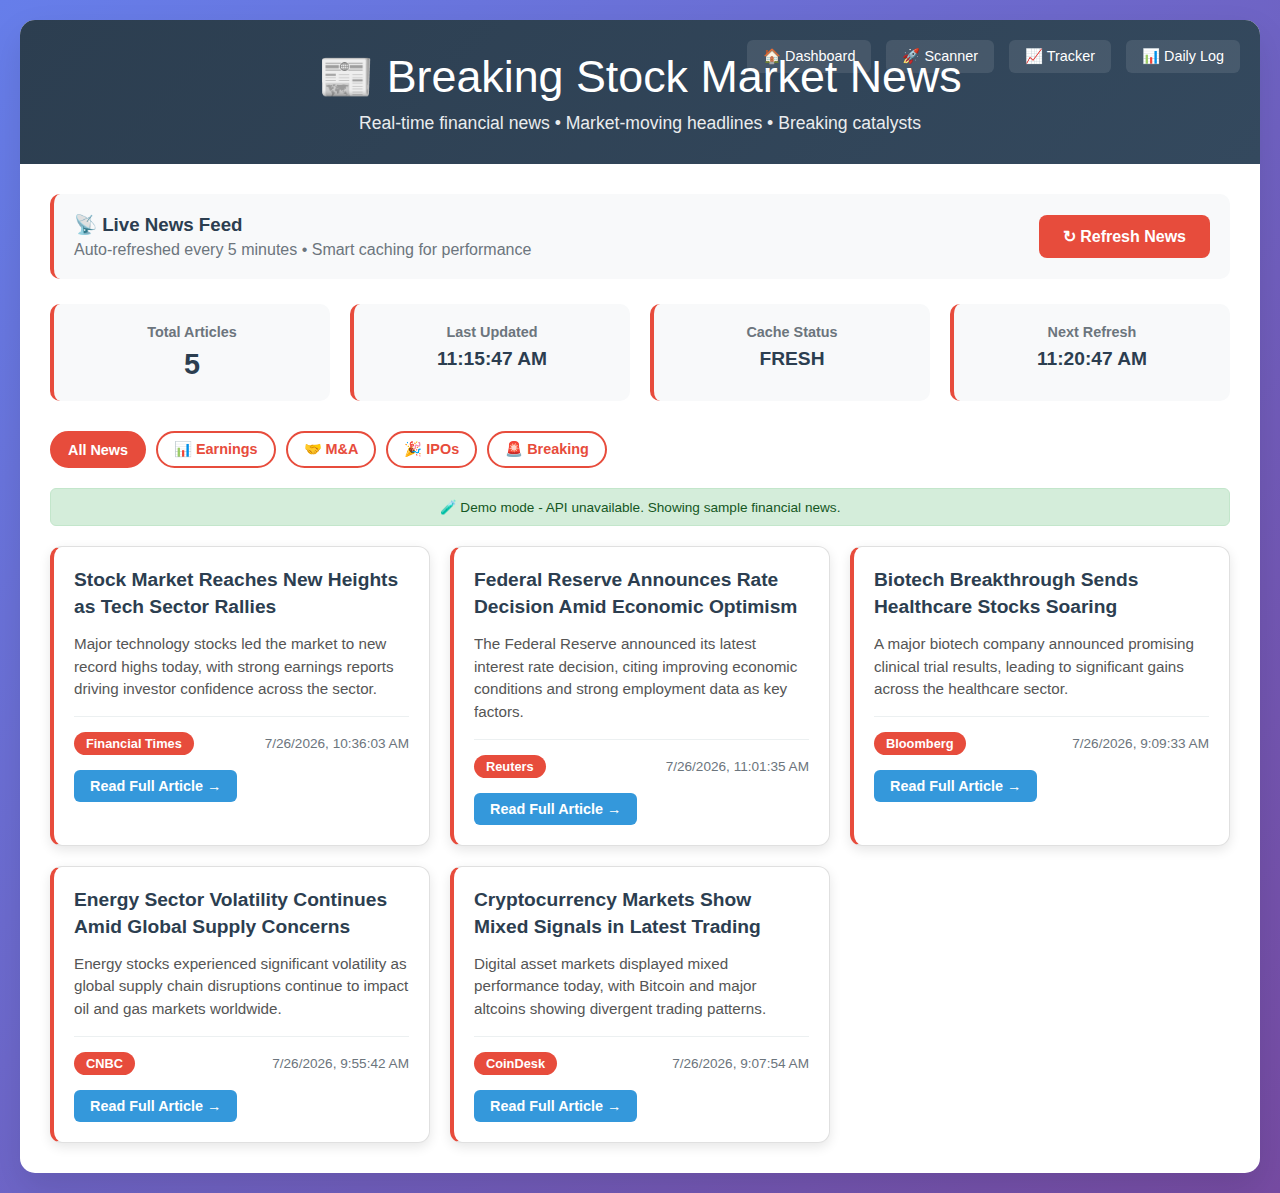
<file: news.html>
<!DOCTYPE html>
<html lang="en">
<head>
    <meta charset="UTF-8">
    <meta name="viewport" content="width=device-width, initial-scale=1.0">
    <title>📰 Breaking Stock Market News</title>
    <style>
        * {
            margin: 0;
            padding: 0;
            box-sizing: border-box;
        }
        
        body {
            font-family: 'Segoe UI', Tahoma, Geneva, Verdana, sans-serif;
            background: linear-gradient(135deg, #667eea 0%, #764ba2 100%);
            min-height: 100vh;
            padding: 20px;
        }
        
        .container {
            max-width: 1400px;
            margin: 0 auto;
            background: white;
            border-radius: 15px;
            box-shadow: 0 15px 35px rgba(0,0,0,0.1);
            overflow: hidden;
        }
        
        .header {
            background: linear-gradient(135deg, #2c3e50 0%, #34495e 100%);
            color: white;
            padding: 30px;
            text-align: center;
            position: relative;
        }
        
        .header h1 {
            font-size: 2.8em;
            font-weight: 300;
            margin-bottom: 10px;
        }
        
        .header p {
            opacity: 0.9;
            font-size: 1.1em;
        }
        
        .nav-links {
            position: absolute;
            top: 20px;
            right: 20px;
            display: flex;
            gap: 15px;
        }
        
        .nav-link {
            color: white;
            text-decoration: none;
            padding: 8px 16px;
            border-radius: 6px;
            background: rgba(255,255,255,0.1);
            transition: background 0.3s ease;
            font-size: 0.9em;
        }
        
        .nav-link:hover {
            background: rgba(255,255,255,0.2);
        }
        
        .news-content {
            padding: 30px;
        }
        
        .news-controls {
            display: flex;
            justify-content: space-between;
            align-items: center;
            margin-bottom: 25px;
            padding: 20px;
            background: #f8f9fa;
            border-radius: 10px;
            border-left: 4px solid #e74c3c;
        }
        
        .refresh-btn {
            padding: 12px 24px;
            background: #e74c3c;
            color: white;
            border: none;
            border-radius: 8px;
            font-weight: 600;
            cursor: pointer;
            transition: all 0.3s ease;
            font-size: 1em;
        }
        
        .refresh-btn:hover {
            background: #c0392b;
            transform: translateY(-2px);
            box-shadow: 0 4px 8px rgba(0,0,0,0.2);
        }
        
        .news-stats {
            display: grid;
            grid-template-columns: repeat(auto-fit, minmax(200px, 1fr));
            gap: 20px;
            margin-bottom: 30px;
        }
        
        .stat-card {
            background: #f8f9fa;
            padding: 20px;
            border-radius: 10px;
            text-align: center;
            border-left: 4px solid #e74c3c;
        }
        
        .stat-label {
            color: #6c757d;
            font-size: 0.9em;
            margin-bottom: 8px;
            font-weight: 600;
        }
        
        .stat-value {
            font-size: 1.8em;
            font-weight: bold;
            color: #2c3e50;
        }
        
        .news-grid {
            display: grid;
            grid-template-columns: repeat(auto-fit, minmax(350px, 1fr));
            gap: 20px;
        }
        
        .news-item {
            background: white;
            border-radius: 12px;
            padding: 20px;
            box-shadow: 0 4px 12px rgba(0,0,0,0.1);
            border: 1px solid #e0e0e0;
            transition: all 0.3s ease;
            border-left: 4px solid #e74c3c;
        }
        
        .news-item:hover {
            transform: translateY(-5px);
            box-shadow: 0 8px 25px rgba(0,0,0,0.15);
        }
        
        .news-title {
            font-size: 1.2em;
            font-weight: bold;
            color: #2c3e50;
            margin-bottom: 12px;
            line-height: 1.4;
            display: -webkit-box;
            -webkit-line-clamp: 3;
            -webkit-box-orient: vertical;
            overflow: hidden;
        }
        
        .news-summary {
            color: #555;
            font-size: 0.95em;
            line-height: 1.5;
            margin-bottom: 15px;
            display: -webkit-box;
            -webkit-line-clamp: 4;
            -webkit-box-orient: vertical;
            overflow: hidden;
        }
        
        .news-meta {
            display: flex;
            justify-content: space-between;
            align-items: center;
            margin-bottom: 15px;
            padding-top: 15px;
            border-top: 1px solid #ecf0f1;
        }
        
        .news-source {
            background: #e74c3c;
            color: white;
            padding: 4px 12px;
            border-radius: 15px;
            font-size: 0.8em;
            font-weight: bold;
        }
        
        .news-time {
            color: #6c757d;
            font-size: 0.85em;
        }
        
        .news-link {
            display: inline-block;
            background: #3498db;
            color: white;
            padding: 8px 16px;
            border-radius: 6px;
            text-decoration: none;
            font-weight: 600;
            font-size: 0.9em;
            transition: background 0.3s ease;
        }
        
        .news-link:hover {
            background: #2980b9;
        }
        
        .news-tickers {
            margin-top: 12px;
            display: flex;
            flex-wrap: wrap;
            gap: 8px;
        }
        
        .ticker-tag {
            background: #f8f9fa;
            color: #2c3e50;
            padding: 4px 8px;
            border-radius: 4px;
            font-size: 0.75em;
            font-weight: bold;
            border: 1px solid #dee2e6;
        }
        
        .loading {
            text-align: center;
            padding: 80px;
            color: #6c757d;
        }
        
        .spinner {
            border: 3px solid #f3f3f3;
            border-top: 3px solid #e74c3c;
            border-radius: 50%;
            width: 40px;
            height: 40px;
            animation: spin 1s linear infinite;
            margin: 0 auto 20px;
        }
        
        @keyframes spin {
            0% { transform: rotate(0deg); }
            100% { transform: rotate(360deg); }
        }
        
        .error {
            background: #f8d7da;
            color: #721c24;
            padding: 20px;
            border-radius: 10px;
            border-left: 4px solid #dc3545;
            margin: 20px 0;
            text-align: center;
        }
        
        .empty-state {
            text-align: center;
            padding: 80px 30px;
            color: #6c757d;
        }
        
        .empty-state h3 {
            color: #495057;
            margin-bottom: 15px;
            font-size: 1.5em;
        }
        
        .cache-info {
            background: #d4edda;
            color: #155724;
            padding: 10px 15px;
            border-radius: 6px;
            font-size: 0.85em;
            margin-bottom: 20px;
            text-align: center;
            border: 1px solid #c3e6cb;
        }
        
        .news-filters {
            display: flex;
            gap: 10px;
            margin-bottom: 20px;
            flex-wrap: wrap;
        }
        
        .filter-btn {
            padding: 8px 16px;
            border: 2px solid #e74c3c;
            background: white;
            color: #e74c3c;
            border-radius: 20px;
            cursor: pointer;
            transition: all 0.3s ease;
            font-size: 0.9em;
            font-weight: 600;
        }
        
        .filter-btn.active {
            background: #e74c3c;
            color: white;
        }
        
        .filter-btn:hover {
            background: #e74c3c;
            color: white;
        }
    </style>
</head>
<body>
    <div class="container">
        <div class="header">
            <div class="nav-links">
                <a href="index.html" class="nav-link">🏠 Dashboard</a>
                <a href="scanner.html" class="nav-link">🚀 Scanner</a>
                <a href="tracker.html" class="nav-link">📈 Tracker</a>
                <a href="daily-log.html" class="nav-link">📊 Daily Log</a>
            </div>
            <h1>📰 Breaking Stock Market News</h1>
            <p>Real-time financial news • Market-moving headlines • Breaking catalysts</p>
        </div>
        
        <div class="news-content">
            <!-- News Controls -->
            <div class="news-controls">
                <div>
                    <h3 style="color: #2c3e50; margin-bottom: 5px;">📡 Live News Feed</h3>
                    <p style="color: #6c757d; margin: 0;">Auto-refreshed every 5 minutes • Smart caching for performance</p>
                </div>
                <button class="refresh-btn" onclick="loadNews()">↻ Refresh News</button>
            </div>
            
            <!-- News Statistics -->
            <div class="news-stats">
                <div class="stat-card">
                    <div class="stat-label">Total Articles</div>
                    <div class="stat-value" id="totalArticles">0</div>
                </div>
                <div class="stat-card">
                    <div class="stat-label">Last Updated</div>
                    <div class="stat-value" id="lastUpdated" style="font-size: 1.2em;">--:--</div>
                </div>
                <div class="stat-card">
                    <div class="stat-label">Cache Status</div>
                    <div class="stat-value" id="cacheStatus" style="font-size: 1.2em;">FRESH</div>
                </div>
                <div class="stat-card">
                    <div class="stat-label">Next Refresh</div>
                    <div class="stat-value" id="nextRefresh" style="font-size: 1.2em;">--:--</div>
                </div>
            </div>
            
            <!-- News Filters -->
            <div class="news-filters">
                <button class="filter-btn active" onclick="filterNews('all')">All News</button>
                <button class="filter-btn" onclick="filterNews('earnings')">📊 Earnings</button>
                <button class="filter-btn" onclick="filterNews('merger')">🤝 M&A</button>
                <button class="filter-btn" onclick="filterNews('ipo')">🎉 IPOs</button>
                <button class="filter-btn" onclick="filterNews('breaking')">🚨 Breaking</button>
            </div>
            
            <!-- Cache Information -->
            <div id="cache-info" class="cache-info" style="display: none;">
                📡 Using cached data for faster loading. Fresh data loads in background every 5 minutes.
            </div>
            
            <!-- News Grid -->
            <div id="news-content">
                <div class="loading">
                    <div class="spinner"></div>
                    <h3>Loading breaking news...</h3>
                    <p>Fetching latest market-moving stories</p>
                </div>
            </div>
        </div>
    </div>

    <script>
        const API_BASE_URL = 'https://shivamyourmom.com/api';
        
        // News caching system (5 minute cache)
        let newsCache = {
            data: null,
            timestamp: 0,
            cacheTime: 5 * 60 * 1000 // 5 minutes cache
        };
        
        let allNews = [];
        let currentFilter = 'all';
        
        // Load news on page load
        loadNews();
        
        // Auto-refresh every 5 minutes
        setInterval(() => {
            loadFreshNews();
        }, 5 * 60 * 1000);
        
        // Update next refresh timer every minute
        setInterval(updateNextRefreshTime, 60000);
        
        // Load breaking news with caching and faster fallback
        async function loadNews() {
            const container = document.getElementById('news-content');
            
            // Check cache first (5 minute cache)
            const now = Date.now();
            if (newsCache.data && (now - newsCache.timestamp) < newsCache.cacheTime) {
                displayNews(newsCache.data, 'news-content');
                document.getElementById('cache-info').style.display = 'block';
                updateNewsStats(newsCache.data.length, true);
                return;
            }
            
            // Show loading immediately but try cache-first approach
            if (newsCache.data) {
                // Show cached data immediately while loading fresh data in background
                displayNews(newsCache.data, 'news-content');
                document.getElementById('cache-info').style.display = 'block';
                loadFreshNews(); // Load fresh data in background
                return;
            }
            
            // No cache available, show loading and fetch fresh data
            container.innerHTML = `
                <div class="loading">
                    <div class="spinner"></div>
                    <h3>Loading breaking news...</h3>
                    <p>Fetching latest market-moving stories</p>
                </div>
            `;
            
            await loadFreshNews();
        }
        
        // Load fresh news from API
        async function loadFreshNews() {
            try {
                // Use Promise.race for 3-second timeout
                const timeoutPromise = new Promise((_, reject) => 
                    setTimeout(() => reject(new Error('Request timeout')), 3000)
                );
                
                const fetchPromise = fetch(`${API_BASE_URL}/recent-news`, {
                    method: 'GET',
                    headers: { 'Accept': 'application/json' },
                    mode: 'cors'
                });
                
                const response = await Promise.race([fetchPromise, timeoutPromise]);
                
                if (response.ok) {
                    const data = await response.json();
                    const newsArray = data.recent_news || [];
                    
                    // Update cache
                    newsCache.data = newsArray;
                    newsCache.timestamp = Date.now();
                    
                    // Store all news for filtering
                    allNews = newsArray;
                    
                    displayNews(newsArray, 'news-content');
                    updateNewsStats(newsArray.length, false);
                    document.getElementById('cache-info').style.display = 'none';
                } else {
                    throw new Error(`HTTP ${response.status}`);
                }
                
            } catch (error) {
                console.warn('News loading failed:', error);
                
                // Fall back to cached data if available
                if (newsCache.data) {
                    displayNews(newsCache.data, 'news-content');
                    document.getElementById('cache-info').innerHTML = 
                        '⚠️ Using cached data. Live feed temporarily unavailable.';
                    document.getElementById('cache-info').style.display = 'block';
                    updateNewsStats(newsCache.data.length, true);
                } else {
                    // Generate mock news for demonstration
                    const mockNews = [
                        {
                            headline: "Stock Market Reaches New Heights as Tech Sector Rallies",
                            summary: "Major technology stocks led the market to new record highs today, with strong earnings reports driving investor confidence across the sector.",
                            source: "Financial Times",
                            datetime: new Date(Date.now() - Math.random() * 3600000).toISOString(),
                            url: "https://news.google.com/search?q=stock+market+tech+rally"
                        },
                        {
                            headline: "Federal Reserve Announces Rate Decision Amid Economic Optimism",
                            summary: "The Federal Reserve announced its latest interest rate decision, citing improving economic conditions and strong employment data as key factors.",
                            source: "Reuters",
                            datetime: new Date(Date.now() - Math.random() * 7200000).toISOString(),
                            url: "https://news.google.com/search?q=federal+reserve+rate+decision"
                        },
                        {
                            headline: "Biotech Breakthrough Sends Healthcare Stocks Soaring",
                            summary: "A major biotech company announced promising clinical trial results, leading to significant gains across the healthcare sector.",
                            source: "Bloomberg",
                            datetime: new Date(Date.now() - Math.random() * 10800000).toISOString(),
                            url: "https://news.google.com/search?q=biotech+healthcare+stocks"
                        },
                        {
                            headline: "Energy Sector Volatility Continues Amid Global Supply Concerns",
                            summary: "Energy stocks experienced significant volatility as global supply chain disruptions continue to impact oil and gas markets worldwide.",
                            source: "CNBC",
                            datetime: new Date(Date.now() - Math.random() * 14400000).toISOString(),
                            url: "https://news.google.com/search?q=energy+sector+volatility"
                        },
                        {
                            headline: "Cryptocurrency Markets Show Mixed Signals in Latest Trading",
                            summary: "Digital asset markets displayed mixed performance today, with Bitcoin and major altcoins showing divergent trading patterns.",
                            source: "CoinDesk",
                            datetime: new Date(Date.now() - Math.random() * 18000000).toISOString(),
                            url: "https://news.google.com/search?q=cryptocurrency+markets+trading"
                        }
                    ];
                    
                    // Cache mock data
                    newsCache.data = mockNews;
                    newsCache.timestamp = Date.now();
                    allNews = mockNews;
                    
                    displayNews(mockNews, 'news-content');
                    updateNewsStats(mockNews.length, false);
                    
                    // Show info about demo mode
                    document.getElementById('cache-info').innerHTML = 
                        '🧪 Demo mode - API unavailable. Showing sample financial news.';
                    document.getElementById('cache-info').style.display = 'block';
                }
            }
        }
        
        // Display news items
        function displayNews(newsArray, containerId) {
            const container = document.getElementById(containerId);
            
            if (!newsArray || newsArray.length === 0) {
                container.innerHTML = `
                    <div class="empty-state">
                        <h3>No news articles found</h3>
                        <p>Check back later for breaking market news</p>
                    </div>
                `;
                return;
            }
            
            // Filter news based on current filter
            const filteredNews = filterNewsByType(newsArray, currentFilter);
            
            const newsItems = filteredNews.map(item => {
                const publishedTime = new Date(item.datetime).toLocaleString();
                const summary = item.summary || 'No summary available';
                const tickers = item.related_tickers || [];
                
                let tickerTags = '';
                if (tickers.length > 0) {
                    tickerTags = `
                        <div class="news-tickers">
                            ${tickers.slice(0, 5).map(ticker => 
                                `<span class="ticker-tag">${ticker}</span>`
                            ).join('')}
                        </div>
                    `;
                }
                
                return `
                    <div class="news-item">
                        <div class="news-title">${item.headline}</div>
                        <div class="news-summary">${summary}</div>
                        <div class="news-meta">
                            <span class="news-source">${item.source}</span>
                            <span class="news-time">${publishedTime}</span>
                        </div>
                        ${item.url ? `<a href="${item.url}" target="_blank" class="news-link">Read Full Article →</a>` : ''}
                        ${tickerTags}
                    </div>
                `;
            }).join('');
            
            container.innerHTML = `<div class="news-grid">${newsItems}</div>`;
        }
        
        // Filter news by type
        function filterNewsByType(newsArray, type) {
            if (type === 'all') return newsArray;
            
            return newsArray.filter(item => {
                const headline = item.headline.toLowerCase();
                const summary = (item.summary || '').toLowerCase();
                const content = headline + ' ' + summary;
                
                switch (type) {
                    case 'earnings':
                        return content.includes('earnings') || content.includes('quarterly') || 
                               content.includes('revenue') || content.includes('profit');
                    case 'merger':
                        return content.includes('merger') || content.includes('acquisition') || 
                               content.includes('buyout') || content.includes('deal');
                    case 'ipo':
                        return content.includes('ipo') || content.includes('public offering') || 
                               content.includes('listing') || content.includes('debut');
                    case 'breaking':
                        return content.includes('breaking') || content.includes('urgent') || 
                               content.includes('alert') || item.headline.includes('🚨');
                    default:
                        return true;
                }
            });
        }
        
        // Filter news function
        function filterNews(type) {
            currentFilter = type;
            
            // Update active filter button
            document.querySelectorAll('.filter-btn').forEach(btn => {
                btn.classList.remove('active');
            });
            event.target.classList.add('active');
            
            // Re-display news with new filter
            if (allNews.length > 0) {
                displayNews(allNews, 'news-content');
            }
        }
        
        // Update news statistics
        function updateNewsStats(count, fromCache) {
            document.getElementById('totalArticles').textContent = count;
            document.getElementById('lastUpdated').textContent = new Date().toLocaleTimeString();
            document.getElementById('cacheStatus').textContent = fromCache ? 'CACHED' : 'FRESH';
            updateNextRefreshTime();
        }
        
        // Update next refresh time
        function updateNextRefreshTime() {
            if (newsCache.timestamp > 0) {
                const nextRefresh = new Date(newsCache.timestamp + newsCache.cacheTime);
                const now = new Date();
                
                if (nextRefresh > now) {
                    document.getElementById('nextRefresh').textContent = nextRefresh.toLocaleTimeString();
                } else {
                    document.getElementById('nextRefresh').textContent = 'Now';
                }
            } else {
                document.getElementById('nextRefresh').textContent = '--:--';
            }
        }
    </script>
</body>
</html>
</file>
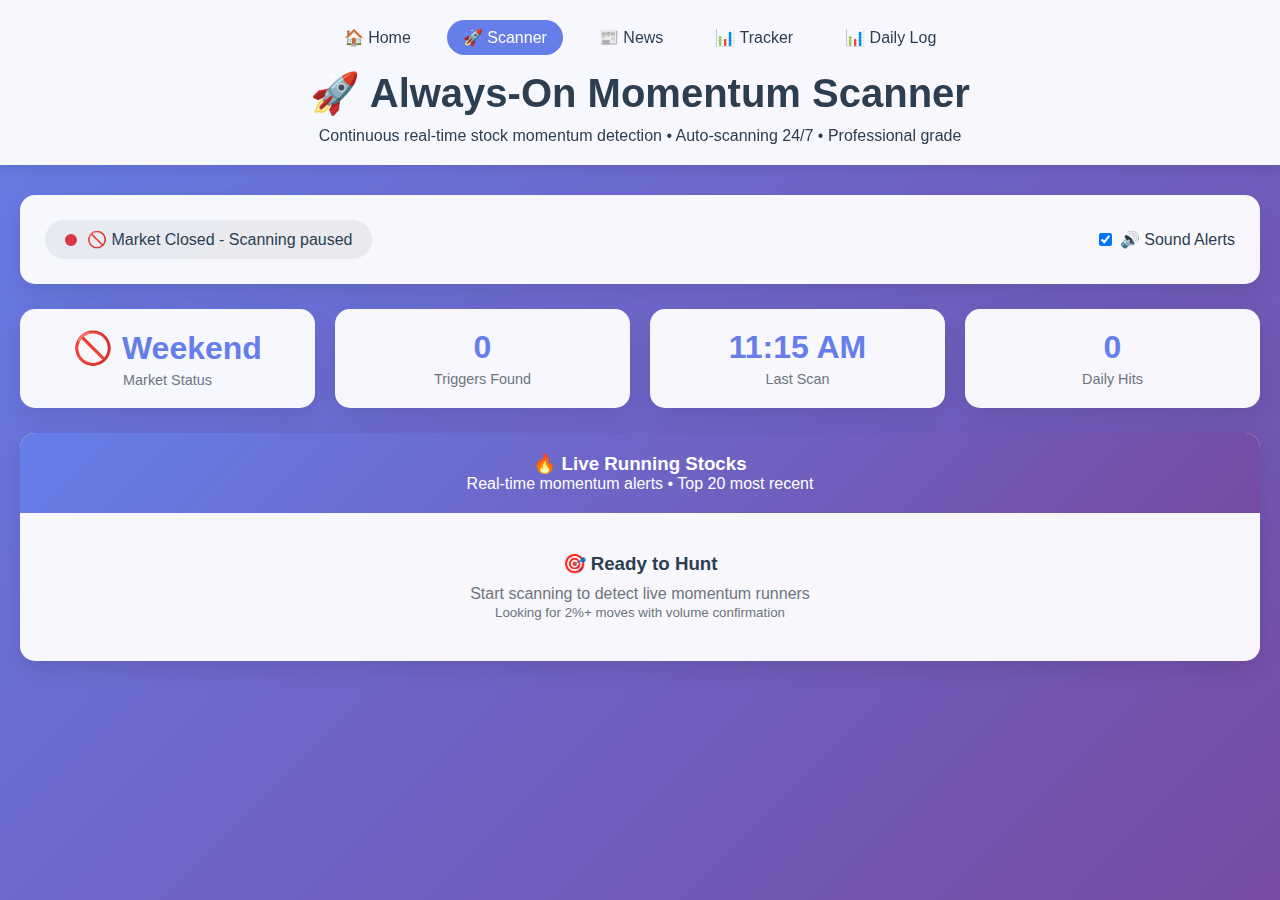
<file: scanner.html>
<!DOCTYPE html>
<html lang="en">
<head>
    <meta charset="UTF-8">
    <meta name="viewport" content="width=device-width, initial-scale=1.0">
    <title>🚀 Always-On Momentum Scanner | Auto-Scanning</title>
    <!-- Cache Buster: Updated 2025-01-01 - Version 3.0 - Always On - DEPLOYMENT TRIGGER -->
    <style>
        * {
            margin: 0;
            padding: 0;
            box-sizing: border-box;
        }

        body {
            font-family: 'Segoe UI', Tahoma, Geneva, Verdana, sans-serif;
            background: linear-gradient(135deg, #667eea 0%, #764ba2 100%);
            color: #2c3e50;
            min-height: 100vh;
        }

        .header {
            background: rgba(255, 255, 255, 0.95);
            backdrop-filter: blur(10px);
            padding: 20px 0;
            text-align: center;
            box-shadow: 0 4px 15px rgba(0, 0, 0, 0.1);
            position: sticky;
            top: 0;
            z-index: 100;
        }

        .nav-container {
            display: flex;
            justify-content: center;
            gap: 20px;
            margin-bottom: 15px;
        }

        .nav-link {
            text-decoration: none;
            color: #2c3e50;
            padding: 8px 16px;
            border-radius: 20px;
            transition: all 0.3s ease;
            font-weight: 500;
        }

        .nav-link:hover {
            background: rgba(102, 126, 234, 0.1);
            color: #667eea;
        }

        .nav-link.active {
            background: #667eea;
            color: white;
        }

        h1 {
            color: #2c3e50;
            margin-bottom: 10px;
            font-size: 2.5rem;
        }

        .scanner-content {
            max-width: 1400px;
            margin: 30px auto;
            padding: 0 20px;
        }

        .scanner-controls {
            background: rgba(255, 255, 255, 0.95);
            padding: 25px;
            border-radius: 15px;
            margin-bottom: 25px;
            display: flex;
            justify-content: space-between;
            align-items: center;
            box-shadow: 0 8px 25px rgba(0, 0, 0, 0.1);
        }

        .controls-left {
            display: flex;
            align-items: center;
            gap: 15px;
        }


        .status-display {
            display: flex;
            align-items: center;
            gap: 10px;
            padding: 10px 20px;
            background: rgba(108, 117, 125, 0.1);
            border-radius: 25px;
        }

        .status-dot {
            width: 12px;
            height: 12px;
            border-radius: 50%;
            background: #6c757d;
            transition: all 0.3s ease;
        }

        .status-dot.active {
            background: #28a745;
            animation: pulse 2s infinite;
        }

        .status-dot.closed {
            background: #dc3545;
        }

        @keyframes pulse {
            0% { box-shadow: 0 0 0 0 rgba(40, 167, 69, 0.4); }
            70% { box-shadow: 0 0 0 10px rgba(40, 167, 69, 0); }
            100% { box-shadow: 0 0 0 0 rgba(40, 167, 69, 0); }
        }

        .controls-right label {
            display: flex;
            align-items: center;
            gap: 8px;
            cursor: pointer;
            font-weight: 500;
        }

        .scanner-stats {
            display: grid;
            grid-template-columns: repeat(auto-fit, minmax(200px, 1fr));
            gap: 20px;
            margin-bottom: 25px;
        }

        .stat-card {
            background: rgba(255, 255, 255, 0.95);
            padding: 20px;
            border-radius: 15px;
            text-align: center;
            box-shadow: 0 8px 25px rgba(0, 0, 0, 0.1);
        }

        .stat-value {
            font-size: 2rem;
            font-weight: 700;
            color: #667eea;
            display: block;
        }

        .stat-label {
            font-size: 0.9rem;
            color: #6c757d;
            margin-top: 5px;
        }

        .runner-table-container {
            background: rgba(255, 255, 255, 0.95);
            border-radius: 15px;
            overflow: hidden;
            box-shadow: 0 8px 25px rgba(0, 0, 0, 0.1);
        }

        .table-header {
            background: linear-gradient(135deg, #667eea, #764ba2);
            color: white;
            padding: 20px;
            text-align: center;
        }

        .runner-table {
            width: 100%;
            border-collapse: collapse;
        }

        .runner-table th,
        .runner-table td {
            padding: 12px 15px;
            text-align: left;
            border-bottom: 1px solid rgba(0, 0, 0, 0.05);
        }

        .runner-table th {
            background: rgba(102, 126, 234, 0.1);
            font-weight: 600;
            color: #2c3e50;
        }

        .runner-table tbody tr:hover {
            background: rgba(102, 126, 234, 0.05);
        }

        .positive {
            color: #28a745;
            font-weight: 600;
        }

        .negative {
            color: #dc3545;
            font-weight: 600;
        }

        .momentum-badge {
            padding: 4px 8px;
            border-radius: 12px;
            font-size: 0.8rem;
            font-weight: 600;
            color: white;
        }

        .momentum-hot {
            background: linear-gradient(135deg, #ff6b6b, #ee5a24);
        }

        .momentum-strong {
            background: linear-gradient(135deg, #feca57, #ff9ff3);
        }

        .momentum-moderate {
            background: linear-gradient(135deg, #48dbfb, #0abde3);
        }

        .empty-state {
            text-align: center;
            padding: 40px 20px;
            color: #6c757d;
        }

        .empty-state h3 {
            margin-bottom: 10px;
            color: #2c3e50;
        }

        /* Momentum Bar Styles */
        .momentum-container {
            display: flex;
            flex-direction: column;
            align-items: center;
            justify-content: center;
            gap: 2px;
            width: 100%;
            text-align: center;
            padding: 0 8px;
        }

        .momentum-bar-bg {
            width: 100%;
            height: 14px;
            background-color: #e9ecef;
            border-radius: 7px;
            overflow: hidden;
            border: 1px solid #dee2e6;
            position: relative;
            margin: 0 auto;
        }

        .momentum-bar-fill {
            height: 100%;
            border-radius: 6px;
            transition: all 0.5s ease;
            box-shadow: inset 0 1px 3px rgba(0,0,0,0.2);
        }

        .momentum-very-bullish {
            animation: pulse-green 1.5s infinite;
        }

        .momentum-very-bearish {
            animation: pulse-red 1.5s infinite;
        }

        @keyframes pulse-green {
            0%, 100% { opacity: 1; }
            50% { opacity: 0.7; }
        }

        @keyframes pulse-red {
            0%, 100% { opacity: 1; }
            50% { opacity: 0.7; }
        }

        .momentum-score {
            font-size: 0.75rem;
            font-weight: 600;
            color: #495057;
        }

        .momentum-label {
            font-size: 0.65rem;
            font-weight: 700;
            text-transform: uppercase;
            letter-spacing: 0.5px;
        }

        .momentum-very-bullish .momentum-label {
            color: #00ff00;
        }

        .momentum-bullish .momentum-label {
            color: #28a745;
        }

        .momentum-neutral-bull .momentum-label {
            color: #ffc107;
        }

        .momentum-neutral .momentum-label {
            color: #6c757d;
        }

        .momentum-neutral-bear .momentum-label {
            color: #fd7e14;
        }

        .momentum-bearish .momentum-label {
            color: #dc3545;
        }

        .momentum-very-bearish .momentum-label {
            color: #8b0000;
        }

        /* News Cell Styles */
        .news-cell {
            max-width: 200px;
            font-size: 0.8rem;
            line-height: 1.2;
            color: #495057;
        }

        .news-link {
            color: #007bff;
            text-decoration: none;
            display: block;
            white-space: nowrap;
            overflow: hidden;
            text-overflow: ellipsis;
            transition: color 0.2s;
        }

        .news-link:hover {
            color: #0056b3;
            text-decoration: underline;
        }

        .news-time {
            font-size: 0.7rem;
            color: #6c757d;
            margin-top: 2px;
        }

        .tracker-btn {
            background: linear-gradient(135deg, #007bff, #0056b3);
            color: white;
            border: none;
            padding: 6px 12px;
            border-radius: 6px;
            font-size: 0.8rem;
            font-weight: 600;
            cursor: pointer;
            transition: all 0.2s;
            white-space: nowrap;
        }

        .tracker-btn:hover {
            background: linear-gradient(135deg, #0056b3, #004085);
            transform: translateY(-1px);
            box-shadow: 0 2px 4px rgba(0,0,0,0.2);
        }

        @media (max-width: 768px) {
            .scanner-controls {
                flex-direction: column;
                gap: 15px;
            }

            .controls-left {
                flex-wrap: wrap;
                justify-content: center;
            }

            .runner-table-container {
                overflow-x: auto;
            }

            .runner-table {
                min-width: 800px; /* Increased for momentum bars */
            }

            .momentum-container {
                min-width: 60px;
            }

            .momentum-bar-bg {
                width: 50px;
                height: 10px;
            }
        }

        /* Ultrawide Monitor Optimizations (2560px and wider) */
        @media (min-width: 2560px) {
            .scanner-content {
                max-width: 2200px; /* Increased for ultrawide */
                padding: 0 40px;
            }

            .runner-table th,
            .runner-table td {
                padding: 15px 25px; /* More generous padding */
            }

            .runner-table th {
                font-size: 1.1rem;
            }

            .momentum-container {
                min-width: 120px; /* Wider momentum bars */
            }

            .momentum-bar-bg {
                width: 100px; /* Much wider momentum bars */
                height: 18px; /* Taller bars */
            }

            .momentum-score {
                font-size: 0.85rem;
            }

            .tracker-btn {
                padding: 8px 16px;
                font-size: 0.9rem;
                min-width: 120px;
            }

            /* Better spacing for ultrawide */
            .scanner-controls {
                padding: 35px 40px;
                margin-bottom: 35px;
            }

            /* Larger status indicators */
            .status-indicator {
                font-size: 1.1rem;
            }
        }

        /* Super Ultrawide (3440px and wider) */
        @media (min-width: 3440px) {
            .scanner-content {
                max-width: 2800px;
                padding: 0 60px;
            }

            .runner-table {
                font-size: 1.05rem;
            }

            .runner-table th,
            .runner-table td {
                padding: 18px 30px;
            }

            .momentum-container {
                min-width: 140px;
            }

            .momentum-bar-bg {
                width: 120px;
                height: 20px;
            }

            .tracker-btn {
                min-width: 140px;
                padding: 10px 20px;
                font-size: 1rem;
            }

            /* Even more generous spacing */
            .scanner-controls {
                padding: 40px 50px;
                margin-bottom: 40px;
            }
        }
    </style>
</head>
<body>
    <div class="header">
        <div class="nav-container">
            <a href="index.html" class="nav-link">🏠 Home</a>
            <a href="scanner.html" class="nav-link active">🚀 Scanner</a>
            <a href="news.html" class="nav-link">📰 News</a>
            <a href="tracker.html" class="nav-link">📊 Tracker</a>
            <a href="daily-log.html" class="nav-link">📊 Daily Log</a>
        </div>
        <h1>🚀 Always-On Momentum Scanner</h1>
        <p>Continuous real-time stock momentum detection • Auto-scanning 24/7 • Professional grade</p>
    </div>
    
    <div class="scanner-content">
        <!-- Scanner Status -->
        <div class="scanner-controls">
            <div class="controls-left">
                <div class="status-display">
                    <div id="statusDot" class="status-dot active"></div>
                    <span id="liveStatusText">🚀 Always-On Scanner • Auto-scanning momentum</span>
                </div>
            </div>
            <div class="controls-right">
                <label>
                    <input type="checkbox" id="audioToggle" checked> 🔊 Sound Alerts
                </label>
            </div>
        </div>
        
        <!-- Scanner Statistics -->
        <div class="scanner-stats">
            <div class="stat-card">
                <span class="stat-value" id="marketStatus">⏸️ Pre-Market</span>
                <div class="stat-label">Market Status</div>
            </div>
            <div class="stat-card">
                <span class="stat-value" id="triggersFound">0</span>
                <div class="stat-label">Triggers Found</div>
            </div>
            <div class="stat-card">
                <span class="stat-value" id="lastScan">Never</span>
                <div class="stat-label">Last Scan</div>
            </div>
            <div class="stat-card">
                <span class="stat-value" id="dailyHits">0</span>
                <div class="stat-label">Daily Hits</div>
            </div>
        </div>
        
        <!-- Live Runners Table -->
        <div class="runner-table-container">
            <div class="table-header">
                <h3>🔥 Live Running Stocks</h3>
                <p>Real-time momentum alerts • Top 20 most recent</p>
            </div>
            <div id="runnerTableContainer">
                <div class="empty-state">
                    <h3>🎯 Ready to Hunt</h3>
                    <p>Start scanning to detect live momentum runners</p>
                    <small>Looking for 2%+ moves with volume confirmation</small>
                </div>
            </div>
        </div>
    </div>

    <script>
        // Version Check - This should appear in console if correct version loads
        console.log('🚀 ALWAYS-ON SCANNER v3.0 LOADED - Continuous Auto-Scanning - LIVE DEPLOYMENT');
        console.log('✅ Scanner will start automatically and run continuously - NO BUTTONS!');
        
        // Global variables
        const API_BASE_URL = 'http://localhost:5000';
        const POLYGON_API_KEY = 'r8J6hiMCpB6cmbPupSTXY9HOO5olfCtH';
        
        let liveFeedActive = false;
        let liveFeedInterval = null;
        let audioEnabled = true;
        let runnerHistory = [];
        
        // Initialize on load
        updateScanStats(0, 0);
        loadDailyStats();
        loadRunnerData();
        
        // Auto-start scanner when page loads
        liveFeedActive = true;
        
        // Market timing functions
        function isMarketOpenForScanning() {
            const now = new Date();
            const et = new Date(now.toLocaleString("en-US", {timeZone: "America/New_York"}));
            const day = et.getDay(); // 0 = Sunday, 6 = Saturday
            const hour = et.getHours();
            const minute = et.getMinutes();
            const time = hour * 100 + minute; // Convert to HHMM format
            
            // Skip weekends
            if (day === 0 || day === 6) return false;
            
            // Extended hours: 4:00 AM to 8:00 PM ET
            return time >= 400 && time <= 2000;
        }

        function getMarketStatus() {
            const now = new Date();
            const et = new Date(now.toLocaleString("en-US", {timeZone: "America/New_York"}));
            const day = et.getDay(); // 0 = Sunday, 6 = Saturday
            const hour = et.getHours();
            const minute = et.getMinutes();
            const time = hour * 100 + minute; // Convert to HHMM format
            
            if (day === 0 || day === 6) return "🚫 Weekend";
            
            if (time >= 930 && time <= 1600) return "🟢 Market Open";
            if (time >= 400 && time < 930) return "🟡 Pre-Market";
            if (time > 1600 && time <= 2000) return "🟠 After-Hours";
            return "🔴 Market Closed";
        }

        // Auto-start continuous scanning
        function initializeScanner() {
            updateLiveStatus('🚀 Always-On Scanner • Initializing momentum detection...');
            
            // Start first scan immediately
            scanForTriggers();
            
            // Set up continuous scanning every 1 second (MAXIMUM SPEED!)
            if (liveFeedInterval) clearInterval(liveFeedInterval);
            liveFeedInterval = setInterval(() => {
                scanForTriggers();
            }, 1000);
        }

        // Core scanning function - Now discovers ALL market movers dynamically!
        async function scanForTriggers() {
            if (!liveFeedActive) return;
            
            // Check if market is open for scanning (4am-8pm ET)
            if (!isMarketOpenForScanning()) {
                updateLiveStatus('🚫 Market Closed - Scanning paused');
                const statusDot = document.getElementById('statusDot');
                if (statusDot) {
                    statusDot.classList.remove('active');
                    statusDot.classList.add('closed');
                }
                updateScanStats(0, 0);
                return;
            }
            
            const statusDot = document.getElementById('statusDot');
            if (statusDot) {
                statusDot.classList.remove('closed');
                statusDot.classList.add('active');
            }
            updateLiveStatus('🔍 Discovering live market movers...');
            
            try {
                let scannedInThisRound = 0;
                let triggersFound = 0;
                
                // Get REAL market gainers and losers from Polygon API directly
                const marketMovers = await getMarketMovers();
                
                if (marketMovers && marketMovers.length > 0) {
                    console.log(`🚀 Found ${marketMovers.length} market movers to analyze`);
                    scannedInThisRound = marketMovers.length;
                    
                    for (const mover of marketMovers) {
                        if (!liveFeedActive) break;
                        
                        const ticker = mover.ticker;
                        const changePct = mover.change_pct;
                        const absChangePct = Math.abs(changePct);
                        
                        // Only process significant movers (1%+ change)
                        if (absChangePct >= 1.0) {
                            console.log(`🔥 Analyzing mover: ${ticker} ${changePct > 0 ? '+' : ''}${changePct.toFixed(2)}%`);
                            
                            const adaptedData = {
                                last_price: mover.price,
                                price_change_pct: changePct,
                                volume: mover.volume,
                                relative_volume: 2.0 // Market movers have high relative volume by definition
                            };
                            
                            // Check if this is a new significant move
                            const existingRunner = runnerHistory.find(r => r.symbol === ticker);
                            const isNewMove = !existingRunner || Math.abs(existingRunner.change_pct - changePct) >= 0.5;
                            
                            if (meetsTradingCriteria(adaptedData, ticker) && isNewMove) {
                                const newsData = null; // Simplified for now
                                
                                const runner = {
                                    symbol: ticker,
                                    price: adaptedData.last_price,
                                    change_pct: changePct,
                                    volume: adaptedData.volume,
                                    rel_volume: adaptedData.relative_volume,
                                    float: 0, // Default float - will be N/A in display
                                    latestNews: `<button onclick="window.open('tracker.html?ticker=${ticker}', '_blank')" class="tracker-btn">📊 ${ticker}</button>`,
                                    timestamp: new Date(),
                                    is_new_move: isNewMove,
                                    category: getRunnerCategory(changePct),
                                    news_summary: newsData?.title || '',
                                    last_updated: new Date().toISOString(),
                                    price_movements: [],
                                    mover_type: mover.type // 'gainer' or 'loser'
                                };
                                
                                // Add to history (keep most recent 50)
                                runnerHistory.unshift(runner);
                                if (runnerHistory.length > 50) {
                                    runnerHistory = runnerHistory.slice(0, 50);
                                }
                                
                                // Save to localStorage
                                saveRunnerData();
                                
                                // Play alert for new hot runners
                                const isNewHotRunner = runner.category.sound;
                                if (isNewHotRunner && audioEnabled) {
                                    playAlert(runner.category.level === 'explosive' ? 1000 : 800, 300);
                                }
                                
                                // Log to backend
                                logScannerHit({
                                    ticker: ticker,
                                    trigger_type: `market_${mover.type}_` + runner.category.level,
                                    price: runner.price,
                                    change_pct: runner.change_pct,
                                    volume: runner.volume,
                                    rel_volume: runner.rel_volume,
                                    breakout_detected: false,
                                    news_detected: !!newsData,
                                    momentum_score: Math.min(100, Math.floor(absChangePct * 10))
                                });
                                
                                triggersFound++;
                                
                                // No delay - MAXIMUM SPEED!
                            }
                        }
                    }
                } else {
                    console.log('⚠️ No market movers found or API unavailable');
                }
                
                // Update the runner table
                updateRunnerTable();
                
                if (runnerHistory.length > 0) {
                    const uniqueStocks = new Set(runnerHistory.map(r => r.symbol)).size;
                    updateLiveStatus(`✅ ${runnerHistory.length} entries, ${uniqueStocks} unique runner${uniqueStocks > 1 ? 's' : ''}`);
                } else {
                    updateLiveStatus('🔍 Scanning... No triggers found yet');
                }
                
                updateScanStats(scannedInThisRound, triggersFound);
                
            } catch (error) {
                console.error('Scanning error:', error);
                updateLiveStatus('❌ Scanning error occurred');
            }
        }

        // UI Update Functions
        function updateLiveStatus(message) {
            const statusText = document.getElementById('liveStatusText');
            if (statusText) {
                statusText.textContent = message;
            }
        }

        function updateScanStats(scanned, found) {
            const marketStatusEl = document.getElementById('marketStatus');
            const triggersFoundEl = document.getElementById('triggersFound');
            const lastScanEl = document.getElementById('lastScan');

            if (marketStatusEl) marketStatusEl.textContent = getMarketStatus();
            if (triggersFoundEl) triggersFoundEl.textContent = found;
            if (lastScanEl) lastScanEl.textContent = new Date().toLocaleTimeString([], {hour: '2-digit', minute:'2-digit'});
        }

        function updateRunnerTable() {
            const container = document.getElementById('runnerTableContainer');
            if (!container) {
                console.warn('runnerTableContainer element not found - skipping updateRunnerTable');
                return;
            }
            
            if (runnerHistory.length === 0) {
                container.innerHTML = `
                    <div class="empty-state">
                        <h3>🎯 Ready to Hunt</h3>
                        <p>Start scanning to detect live momentum runners</p>
                        <small>Looking for 2%+ moves with volume confirmation</small>
                    </div>
                `;
                return;
            }

            let tableRows = '';
            
            runnerHistory.slice(0, 20).forEach(runner => {
                const changeClass = runner.change_pct >= 0 ? 'positive' : 'negative';
                const changeSymbol = runner.change_pct >= 0 ? '+' : '';
                
                // Calculate momentum score (1-100 scale)
                const momentumScore = calculateMomentumScore(runner.change_pct);
                const momentumBar = createMomentumBar(momentumScore);
                
                // Get actual timestamp
                const actualTime = new Date().toLocaleTimeString('en-US', { 
                    hour12: false, 
                    hour: '2-digit', 
                    minute: '2-digit', 
                    second: '2-digit' 
                });
                
                tableRows += `
                    <tr>
                        <td><strong>${runner.symbol}</strong></td>
                        <td>$${runner.price.toFixed(2)}</td>
                        <td class="${changeClass}">${changeSymbol}${runner.change_pct.toFixed(2)}%</td>
                        <td>${formatVolume(runner.volume)}</td>
                        <td>${runner.rel_volume.toFixed(1)}x</td>
                        <td>${formatFloat(runner.float)}</td>
                        <td>${momentumBar}</td>
                        <td class="news-cell">${runner.latestNews || 'Loading...'}</td>
                        <td>${actualTime}</td>
                    </tr>
                `;
            });

            container.innerHTML = `
                <table class="runner-table">
                    <thead>
                        <tr>
                            <th>Symbol</th>
                            <th>Price</th>
                            <th>Change</th>
                            <th>Volume</th>
                            <th>Rel Vol</th>
                            <th>Float</th>
                            <th style="text-align: center;">Momentum</th>
                            <th>Tracker</th>
                            <th>Time</th>
                        </tr>
                    </thead>
                    <tbody>
                        ${tableRows}
                    </tbody>
                </table>
            `;
        }

        // Helper Functions
        function formatVolume(volume) {
            if (volume >= 1000000) return (volume / 1000000).toFixed(1) + 'M';
            if (volume >= 1000) return (volume / 1000).toFixed(1) + 'K';
            return volume.toString();
        }

        function formatFloat(floatValue) {
            if (!floatValue || floatValue === 0) return 'N/A';
            if (floatValue >= 1000000000) return (floatValue / 1000000000).toFixed(1) + 'B';
            if (floatValue >= 1000000) return (floatValue / 1000000).toFixed(1) + 'M';
            if (floatValue >= 1000) return (floatValue / 1000).toFixed(1) + 'K';
            return floatValue.toFixed(0);
        }

        function formatTimeAgo(date) {
            const now = new Date();
            const diffMs = now - new Date(date);
            const diffMins = Math.floor(diffMs / 60000);
            
            if (diffMins < 1) return 'Just now';
            if (diffMins < 60) return `${diffMins}m ago`;
            const diffHours = Math.floor(diffMins / 60);
            return `${diffHours}h ago`;
        }

        function getRunnerCategory(changePct) {
            const absChange = Math.abs(changePct);
            
            if (absChange >= 10) return { level: 'hot', label: 'EXPLOSIVE', sound: true };
            if (absChange >= 5) return { level: 'strong', label: 'Hot Runner', sound: true };
            if (absChange >= 2) return { level: 'moderate', label: 'Running Up', sound: false };
            return { level: 'moderate', label: 'Momentum', sound: false };
        }

        function calculateMomentumScore(changePct) {
            // Convert percentage change to 1-100 scale
            // 1 = Extremely Bearish (-100% or worse)
            // 50 = Neutral (0%)  
            // 100 = Extremely Bullish (+100% or better)
            
            const clampedChange = Math.max(-100, Math.min(100, changePct));
            return Math.round(50 + (clampedChange * 0.5));
        }

        function createMomentumBar(score) {
            // Create smooth color spectrum from red (1) to green (100)
            // Using HSL: Red = 0°, Green = 120°
            const clampedScore = Math.max(1, Math.min(100, score));
            const hue = (clampedScore - 1) * 120 / 99; // Map 1-100 to 0-120 degrees
            const saturation = 85; // High saturation for vivid colors
            const lightness = 50; // Medium lightness
            const barColor = `hsl(${hue}, ${saturation}%, ${lightness}%)`;
            
            // Determine label based on score
            let label = 'BEAR--';
            if (score >= 80) {
                label = 'BULL++';
            } else if (score >= 65) {
                label = 'BULL+';
            } else if (score >= 55) {
                label = 'BULL';
            } else if (score >= 45) {
                label = 'FLAT';
            } else if (score >= 35) {
                label = 'BEAR';
            } else if (score >= 20) {
                label = 'BEAR-';
            }
            
            return `
                <div class="momentum-container" title="Momentum Score: ${score}/100">
                    <div class="momentum-bar-bg">
                        <div class="momentum-bar-fill" style="width: ${score}%; background-color: ${barColor}; transition: all 0.3s ease;"></div>
                    </div>
                    <span class="momentum-score">${score}</span>
                    <small class="momentum-label">${label}</small>
                </div>
            `;
        }

        function calculateFloat(data) {
            return data.shares_outstanding || 50000000; // Default to 50M if not available
        }

        function meetsTradingCriteria(data, ticker) {
            const changePct = Math.abs(parseFloat(data.price_change_pct));
            const price = parseFloat(data.last_price);
            const volume = parseInt(data.volume || 0);
            const relVolume = parseFloat(data.relative_volume || 1.0);
            
            // More lenient momentum criteria for testing
            const hasSignificantMove = changePct >= 1.0; // 1% minimum move
            const hasGoodPrice = price >= 1.0 && price <= 1000; // Price range
            const hasVolume = volume > 10000; // Lower minimum volume
            const hasRelVolume = relVolume >= 0.8; // More lenient relative volume
            
            console.log(`${ticker}: move=${changePct.toFixed(2)}% price=$${price} vol=${volume} relVol=${relVolume}x - Pass: ${hasSignificantMove && hasGoodPrice && hasVolume && hasRelVolume}`);
            
            return hasSignificantMove && hasGoodPrice && hasVolume && hasRelVolume;
        }

        function playAlert(frequency = 800, duration = 300) {
            if (!audioEnabled) return;
            
            try {
                const audioContext = new (window.AudioContext || window.webkitAudioContext)();
                const oscillator = audioContext.createOscillator();
                const gainNode = audioContext.createGain();
                
                oscillator.connect(gainNode);
                gainNode.connect(audioContext.destination);
                
                oscillator.frequency.setValueAtTime(frequency, audioContext.currentTime);
                oscillator.type = 'sine';
                
                gainNode.gain.setValueAtTime(0, audioContext.currentTime);
                gainNode.gain.linearRampToValueAtTime(0.3, audioContext.currentTime + 0.01);
                gainNode.gain.exponentialRampToValueAtTime(0.01, audioContext.currentTime + duration / 1000);
                
                oscillator.start(audioContext.currentTime);
                oscillator.stop(audioContext.currentTime + duration / 1000);
            } catch (error) {
                console.warn('Audio alert failed:', error);
            }
        }

        // Enrich movers with float and tracker links
        async function enrichMoversData(movers) {
            console.log('📊 Enriching movers with float data and tracker links...');
            
            // Process movers in batches to avoid overwhelming APIs
            for (let i = 0; i < movers.length; i += 3) {
                const batch = movers.slice(i, i + 3);
                await Promise.allSettled(batch.map(async (mover) => {
                    try {
                        // Set tracker link immediately (synchronous)
                        mover.latestNews = createTrackerLink(mover.ticker);
                        
                        // Get float data from Polygon API
                        const floatResult = await fetchStockFloat(mover.ticker);
                        if (floatResult && floatResult > 0) {
                            mover.float = floatResult;
                        } else {
                            mover.float = 0; // Default if API fails
                        }
                    } catch (error) {
                        console.warn(`Error enriching ${mover.ticker}:`, error);
                        mover.latestNews = createTrackerLink(mover.ticker);
                        mover.float = 0;
                    }
                }));
                
                // Small delay between batches
                if (i + 3 < movers.length) {
                    await new Promise(resolve => setTimeout(resolve, 300));
                }
            }
        }

        // Fetch stock float data
        async function fetchStockFloat(ticker) {
            try {
                // Try multiple Polygon API endpoints for float data
                const endpoints = [
                    `https://api.polygon.io/v3/reference/tickers/${ticker}?apikey=${POLYGON_API_KEY}`,
                    `https://api.polygon.io/v1/meta/symbols/${ticker}/company?apikey=${POLYGON_API_KEY}`
                ];
                
                for (const endpoint of endpoints) {
                    try {
                        const response = await fetch(endpoint, {
                            mode: 'cors',
                            headers: { 'Accept': 'application/json' }
                        });
                        
                        if (response.ok) {
                            const data = await response.json();
                            
                            // Check different possible float fields
                            const floatValue = data.results?.share_class_shares_outstanding 
                                || data.results?.shares_outstanding 
                                || data.results?.weighted_shares_outstanding
                                || data.shares_outstanding
                                || data.shareClassSharesOutstanding
                                || 0;
                            
                            if (floatValue && floatValue > 0) {
                                console.log(`Float for ${ticker}: ${floatValue}`);
                                return floatValue;
                            }
                        }
                    } catch (endpointError) {
                        console.warn(`Error with endpoint for ${ticker}:`, endpointError);
                        continue;
                    }
                }
                
                // If both endpoints fail, return 0 (no fake data)
                console.log(`No float data available for ${ticker}`);
                return 0;
                
            } catch (error) {
                console.warn(`Error fetching float for ${ticker}:`, error);
            }
            return 0; // No fake data
        }

        // Create ticker tracker button
        function createTrackerLink(ticker) {
            return `
                <button onclick="window.open('tracker.html?ticker=${ticker}', '_blank')" class="tracker-btn" title="View ${ticker} in Tracker">
                    📊 ${ticker}
                </button>
            `;
        }

        function saveRunnerData() {
            const dataToSave = {
                history: runnerHistory,
                lastSaved: new Date().toISOString(),
                totalScanned: runnerHistory.length,
                triggersFound: runnerHistory.filter(r => r.is_new_move).length
            };
            localStorage.setItem('warriorScannerData', JSON.stringify(dataToSave));
        }

        function loadRunnerData() {
            try {
                const saved = localStorage.getItem('warriorScannerData');
                if (saved) {
                    const data = JSON.parse(saved);
                    runnerHistory = data.history || [];
                    updateRunnerTable();
                }
            } catch (error) {
                console.warn('Failed to load saved scanner data:', error);
                runnerHistory = [];
            }
        }

        async function getStockData(ticker) {
            try {
                const controller = new AbortController();
                const timeoutId = setTimeout(() => controller.abort(), 2000); // 2 second timeout
                
                const url = `${API_BASE_URL}/stock?ticker=${ticker}`;
                console.log(`Fetching: ${url}`);
                const response = await fetch(url, {
                    signal: controller.signal,
                    headers: { 'Accept': 'application/json' }
                });
                
                clearTimeout(timeoutId);
                
                if (response.ok) {
                    return await response.json();
                } else {
                    console.warn(`API error for ${ticker}: ${response.status}`);
                    return null;
                }
            } catch (error) {
                if (error.name === 'AbortError') {
                    console.warn(`Timeout for ${ticker}`);
                } else {
                    console.warn(`Network error for ${ticker}:`, error.message);
                }
                return null;
            }
        }

        async function getMarketMovers() {
            try {
                // Call Polygon API directly since backend routing has issues
                console.log('🔍 Fetching REAL market gainers directly from Polygon API...');
                
                let allMovers = [];
                
                // Get gainers
                try {
                    const gainersUrl = `https://api.polygon.io/v2/snapshot/locale/us/markets/stocks/gainers?apikey=${POLYGON_API_KEY}`;
                    const gainersResponse = await fetch(gainersUrl, { 
                        mode: 'cors',
                        headers: { 'Accept': 'application/json' }
                    });
                    
                    if (gainersResponse.ok) {
                        const gainersData = await gainersResponse.json();
                        if (gainersData.tickers) {
                            gainersData.tickers.slice(0, 15).forEach(stock => {
                                if (stock.ticker && stock.ticker.length <= 5) {
                                    allMovers.push({
                                        ticker: stock.ticker,
                                        price: stock.lastTrade?.p || stock.day?.c || 0,
                                        change_pct: stock.todaysChangePerc || 0,
                                        volume: stock.day?.v || 0,
                                        float: 0, // Will be fetched from API
                                        latestNews: `<button onclick="window.open('tracker.html?ticker=${stock.ticker}', '_blank')" class="tracker-btn">📊 ${stock.ticker}</button>`,
                                        type: 'gainer'
                                    });
                                }
                            });
                        }
                    }
                } catch (error) {
                    console.warn('Error fetching gainers:', error.message);
                }
                
                // Get losers  
                try {
                    const losersUrl = `https://api.polygon.io/v2/snapshot/locale/us/markets/stocks/losers?apikey=${POLYGON_API_KEY}`;
                    const losersResponse = await fetch(losersUrl, { 
                        mode: 'cors',
                        headers: { 'Accept': 'application/json' }
                    });
                    
                    if (losersResponse.ok) {
                        const losersData = await losersResponse.json();
                        if (losersData.tickers) {
                            losersData.tickers.slice(0, 15).forEach(stock => {
                                if (stock.ticker && stock.ticker.length <= 5) {
                                    allMovers.push({
                                        ticker: stock.ticker,
                                        price: stock.lastTrade?.p || stock.day?.c || 0,
                                        change_pct: stock.todaysChangePerc || 0,
                                        volume: stock.day?.v || 0,
                                        float: 0, // Will be fetched from API
                                        latestNews: `<button onclick="window.open('tracker.html?ticker=${stock.ticker}', '_blank')" class="tracker-btn">📊 ${stock.ticker}</button>`,
                                        type: 'loser'
                                    });
                                }
                            });
                        }
                    }
                } catch (error) {
                    console.warn('Error fetching losers:', error.message);
                }
                
                // Sort by absolute change percentage (biggest movers first)
                allMovers.sort((a, b) => Math.abs(b.change_pct) - Math.abs(a.change_pct));
                
                console.log(`🚀 SUCCESS: Found ${allMovers.length} REAL market movers!`);
                console.log(`Top 5 movers:`, allMovers.slice(0, 5).map(m => 
                    `${m.ticker}: ${m.change_pct > 0 ? '+' : ''}${m.change_pct.toFixed(2)}%`
                ));
                
                // Return top movers first, then enrich in background
                const topMovers = allMovers.slice(0, 30);
                
                // Skip enrichment for now - data already has buttons
                // enrichMoversData(topMovers);
                
                return topMovers; // Return top 30 movers
                
            } catch (error) {
                console.error('❌ Direct Polygon API failed:', error.message);
                return [];
            }
        }

        async function getFallbackMovers() {
            // Fallback: Use a curated list of high-volume, volatile stocks
            const volatileStocks = [
                'TSLA', 'GME', 'AMC', 'NVDA', 'AMD', 'PLTR', 'SOFI', 'RIVN', 'LCID',
                'SPCE', 'BBBY', 'MULN', 'SNDL', 'AAPL', 'MSFT', 'GOOGL', 'META',
                'NFLX', 'AMZN', 'SPY', 'QQQ', 'IWM', 'ARKK', 'COIN', 'SHOP',
                'UBER', 'LYFT', 'ZOOM', 'DOCU', 'CRM', 'NOW', 'SNOW', 'ROKU'
            ];
            
            try {
                // Get data for volatile stocks in batches
                const batchSize = 10;
                let allMovers = [];
                
                for (let i = 0; i < volatileStocks.length; i += batchSize) {
                    const batch = volatileStocks.slice(i, i + batchSize);
                    const batchData = await getMultipleStocks(batch);
                    
                    if (batchData && batchData.length > 0) {
                        batchData.forEach(stock => {
                            if (stock.open && stock.close) {
                                const changePct = ((stock.close - stock.open) / stock.open) * 100;
                                const absChange = Math.abs(changePct);
                                
                                // Only include stocks with significant moves
                                if (absChange >= 1.0) {
                                    allMovers.push({
                                        ticker: stock.ticker,
                                        price: stock.close,
                                        change_pct: changePct,
                                        volume: stock.volume || 0,
                                        float: 0, // Will be fetched from API
                                        latestNews: `<button onclick="window.open('tracker.html?ticker=${stock.ticker}', '_blank')" class="tracker-btn">📊 ${stock.ticker}</button>`,
                                        type: changePct >= 0 ? 'gainer' : 'loser'
                                    });
                                }
                            }
                        });
                    }
                    
                    // Small delay between batches
                    await new Promise(resolve => setTimeout(resolve, 200));
                }
                
                // Sort by absolute change percentage
                allMovers.sort((a, b) => Math.abs(b.change_pct) - Math.abs(a.change_pct));
                
                console.log(`📊 Fallback Discovery: Found ${allMovers.length} movers from volatile stocks`);
                
                // Return top movers first, then enrich in background
                const topMovers = allMovers.slice(0, 30);
                
                // Skip enrichment for now - data already has buttons
                // enrichMoversData(topMovers);
                
                return topMovers; // Return top 30 movers
                
            } catch (error) {
                console.error('Fallback movers discovery failed:', error);
                return [];
            }
        }

        async function getMultipleStocks(tickers) {
            try {
                const controller = new AbortController();
                const timeoutId = setTimeout(() => controller.abort(), 5000); // 5 second timeout for batch
                
                const tickerString = tickers.join(',');
                const url = `${API_BASE_URL}/stocks?tickers=${tickerString}`;
                console.log(`Batch fetching: ${tickers.length} stocks`);
                
                const response = await fetch(url, {
                    signal: controller.signal,
                    headers: { 'Accept': 'application/json' }
                });
                
                clearTimeout(timeoutId);
                
                if (response.ok) {
                    const data = await response.json();
                    
                    // Convert object format to array format
                    if (data && typeof data === 'object' && !Array.isArray(data)) {
                        return Object.keys(data).map(ticker => ({
                            ticker: ticker,
                            close: data[ticker].close,
                            open: data[ticker].open,
                            high: data[ticker].high,
                            low: data[ticker].low,
                            volume: data[ticker].volume,
                            last_price: data[ticker].close
                        }));
                    }
                    
                    // Handle array response
                    return Array.isArray(data) ? data : (data.stocks || []);
                } else {
                    console.warn(`Batch API error: ${response.status}`);
                    return [];
                }
            } catch (error) {
                if (error.name === 'AbortError') {
                    console.warn('Batch request timeout');
                } else {
                    console.warn(`Batch network error:`, error.message);
                }
                return [];
            }
        }

        function checkBreakingNews(ticker) {
            // Simplified implementation
            const hasBreakingNews = false; // Simplified for now
            return hasBreakingNews ? { title: `Breaking news for ${ticker}` } : null;
        }

        function getNewsUrl(newsData, ticker) {
            return newsData?.url || `https://news.google.com/search?q=${ticker}+stock`;
        }

        function logScannerHit(data) {
            // Optional: Log to backend for analytics
            // This is a simplified version - in production you might want to batch these
            console.log('Scanner hit logged:', data);
        }

        async function loadDailyStats() {
            try {
                const controller = new AbortController();
                const timeoutId = setTimeout(() => controller.abort(), 1000);
                
                const response = await fetch(`${API_BASE_URL}/daily-summary?date=${new Date().toISOString().split('T')[0]}`, {
                    signal: controller.signal,
                    headers: { 'Accept': 'application/json' }
                });
                
                clearTimeout(timeoutId);
                
                if (response.ok) {
                    const data = await response.json();
                    const dailyHitsEl = document.getElementById('dailyHits');
                    if (dailyHitsEl) dailyHitsEl.textContent = data.total_hits || 0;
                }
            } catch (error) {
                console.warn('Daily stats API unavailable:', error.message);
                // Keep default value
            }
        }
        
        // Event Listeners Setup
        document.addEventListener('DOMContentLoaded', function() {
            console.log('Scanner page loaded - starting always-on scanner');
            
            // Audio toggle
            const audioToggle = document.getElementById('audioToggle');
            if (audioToggle) {
                audioToggle.addEventListener('change', function(e) {
                    audioEnabled = e.target.checked;
                });
            }
            
            // Initialize the always-on scanner
            initializeScanner();
            
            console.log('Always-on scanner initialized - running continuously');
        });
    </script>
</body>
</html>
</file>
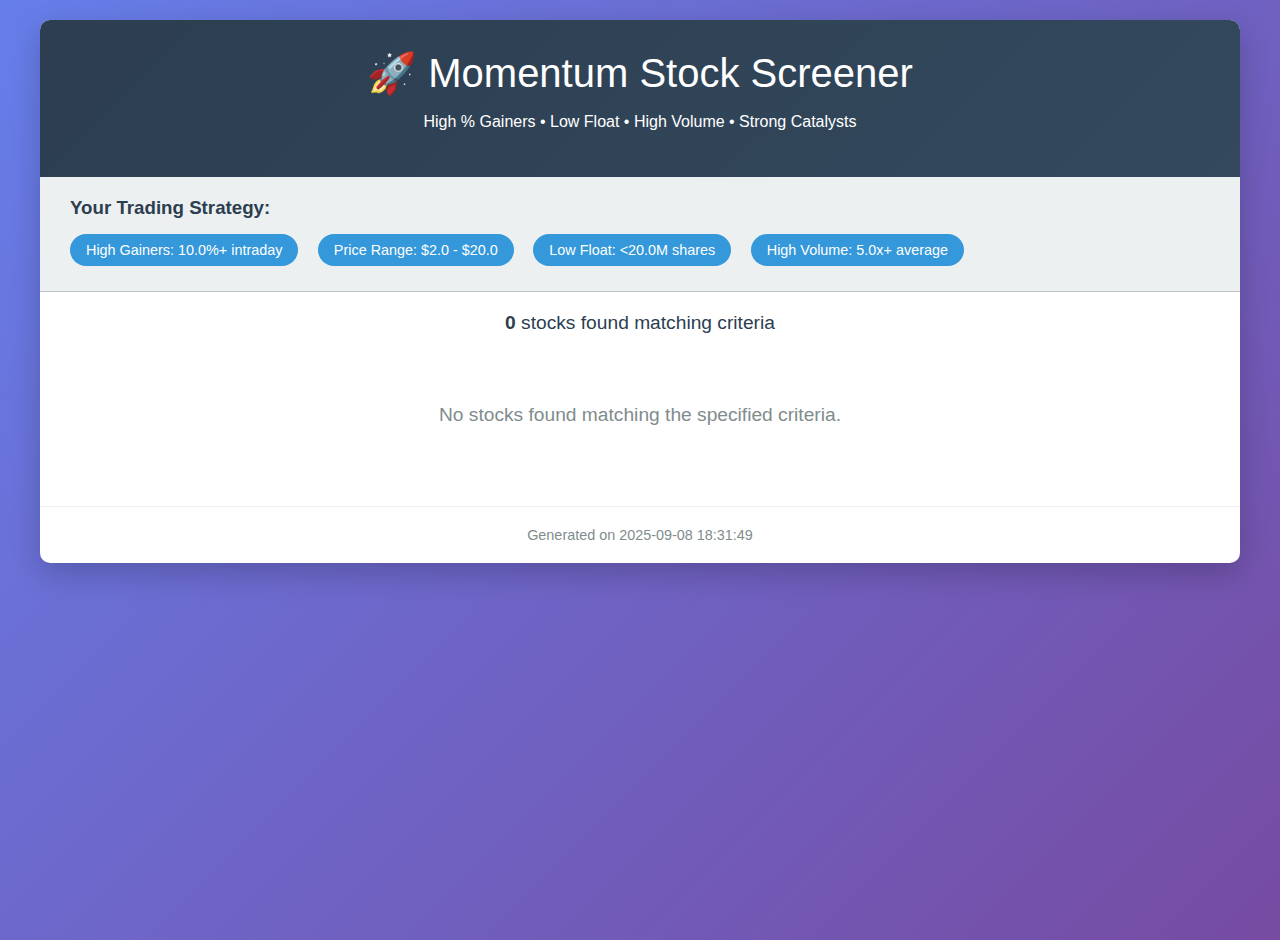
<file: stock_screener_results.html>
<!DOCTYPE html>
<html lang="en">
<head>
    <meta charset="UTF-8">
    <meta name="viewport" content="width=device-width, initial-scale=1.0">
    <title>Stock Screener Results</title>
    <style>
        body {
            font-family: 'Segoe UI', Tahoma, Geneva, Verdana, sans-serif;
            margin: 0;
            padding: 20px;
            background: linear-gradient(135deg, #667eea 0%, #764ba2 100%);
            min-height: 100vh;
        }
        .container {
            max-width: 1200px;
            margin: 0 auto;
            background: white;
            border-radius: 10px;
            box-shadow: 0 10px 30px rgba(0,0,0,0.2);
            overflow: hidden;
        }
        .header {
            background: linear-gradient(135deg, #2c3e50 0%, #34495e 100%);
            color: white;
            padding: 30px;
            text-align: center;
        }
        .header h1 {
            margin: 0;
            font-size: 2.5em;
            font-weight: 300;
        }
        .criteria {
            background: #ecf0f1;
            padding: 20px 30px;
            border-bottom: 1px solid #bdc3c7;
        }
        .criteria h3 {
            margin: 0 0 10px 0;
            color: #2c3e50;
        }
        .criteria-item {
            display: inline-block;
            margin: 5px 15px 5px 0;
            padding: 8px 16px;
            background: #3498db;
            color: white;
            border-radius: 20px;
            font-size: 0.9em;
        }
        .summary {
            padding: 20px 30px;
            text-align: center;
            font-size: 1.2em;
            color: #2c3e50;
        }
        .table-container {
            padding: 0 30px 30px 30px;
        }
        table {
            width: 100%;
            border-collapse: collapse;
            margin-top: 20px;
            box-shadow: 0 2px 10px rgba(0,0,0,0.1);
        }
        th {
            background: linear-gradient(135deg, #3498db 0%, #2980b9 100%);
            color: white;
            padding: 15px;
            text-align: left;
            font-weight: 500;
            border-bottom: 3px solid #2980b9;
        }
        td {
            padding: 12px 15px;
            border-bottom: 1px solid #ecf0f1;
        }
        tr:nth-child(even) {
            background: #f8f9fa;
        }
        tr:hover {
            background: #e8f4f8;
            transform: scale(1.01);
            transition: all 0.2s ease;
        }
        .positive {
            color: #27ae60;
            font-weight: bold;
        }
        .negative {
            color: #e74c3c;
            font-weight: bold;
        }
        .symbol {
            font-weight: bold;
            font-size: 1.1em;
            color: #2c3e50;
        }
        .price {
            font-weight: bold;
            color: #8e44ad;
        }
        .volume {
            color: #7f8c8d;
        }
        .timestamp {
            text-align: center;
            padding: 20px;
            color: #7f8c8d;
            font-size: 0.9em;
            border-top: 1px solid #ecf0f1;
        }
        .no-results {
            text-align: center;
            padding: 50px;
            color: #7f8c8d;
            font-size: 1.2em;
        }
    </style>
</head>
<body>
    <div class="container">
        <div class="header">
            <h1>🚀 Momentum Stock Screener</h1>
            <p>High % Gainers • Low Float • High Volume • Strong Catalysts</p>
        </div>
        
        <div class="criteria">
            <h3>Your Trading Strategy:</h3>
            <span class="criteria-item">High Gainers: 10.0%+ intraday</span>
            <span class="criteria-item">Price Range: $2.0 - $20.0</span>
            <span class="criteria-item">Low Float: <20.0M shares</span>
            <span class="criteria-item">High Volume: 5.0x+ average</span>
        </div>
        
        <div class="summary">
            <strong>0</strong> stocks found matching criteria
        </div>
        
        <div class="table-container">
            <div class="no-results">No stocks found matching the specified criteria.</div>
        </div>
        
        <div class="timestamp">
            Generated on 2025-09-08 18:31:49
        </div>
    </div>
</body>
</html>
</file>
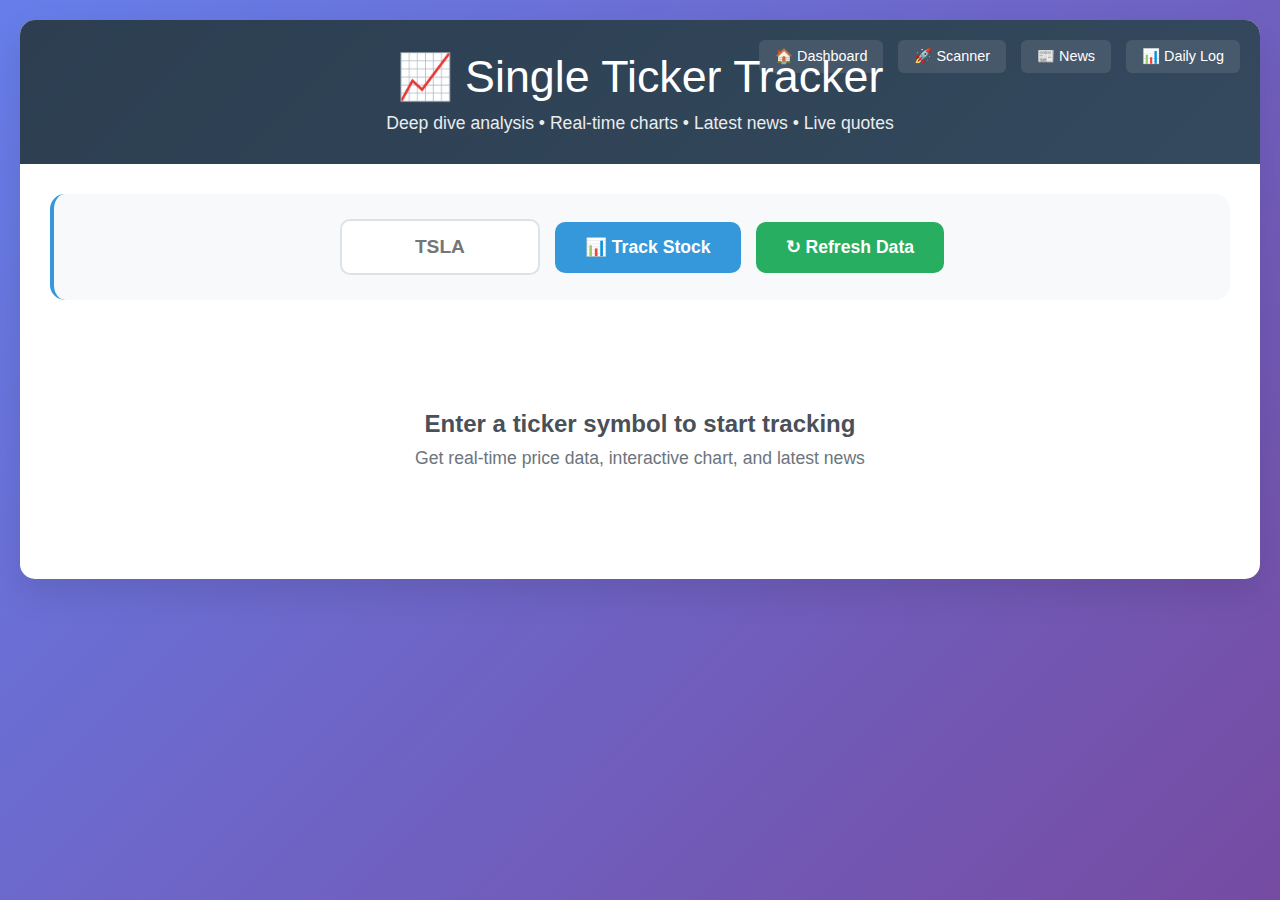
<file: tracker.html>
<!DOCTYPE html>
<html lang="en">
<head>
    <meta charset="UTF-8">
    <meta name="viewport" content="width=device-width, initial-scale=1.0">
    <title>📈 Single Ticker Tracker</title>
    <style>
        * {
            margin: 0;
            padding: 0;
            box-sizing: border-box;
        }
        
        body {
            font-family: 'Segoe UI', Tahoma, Geneva, Verdana, sans-serif;
            background: linear-gradient(135deg, #667eea 0%, #764ba2 100%);
            min-height: 100vh;
            padding: 20px;
        }
        
        .container {
            max-width: 1400px;
            margin: 0 auto;
            background: white;
            border-radius: 15px;
            box-shadow: 0 15px 35px rgba(0,0,0,0.1);
            overflow: hidden;
        }
        
        .header {
            background: linear-gradient(135deg, #2c3e50 0%, #34495e 100%);
            color: white;
            padding: 30px;
            text-align: center;
            position: relative;
        }
        
        .header h1 {
            font-size: 2.8em;
            font-weight: 300;
            margin-bottom: 10px;
        }
        
        .header p {
            opacity: 0.9;
            font-size: 1.1em;
        }
        
        .nav-links {
            position: absolute;
            top: 20px;
            right: 20px;
            display: flex;
            gap: 15px;
        }
        
        .nav-link {
            color: white;
            text-decoration: none;
            padding: 8px 16px;
            border-radius: 6px;
            background: rgba(255,255,255,0.1);
            transition: background 0.3s ease;
            font-size: 0.9em;
        }
        
        .nav-link:hover {
            background: rgba(255,255,255,0.2);
        }
        
        .tracker-content {
            padding: 30px;
        }
        
        .tracker-input {
            background: #f8f9fa;
            border-radius: 15px;
            padding: 25px;
            margin-bottom: 30px;
            border-left: 4px solid #3498db;
        }
        
        .input-row {
            display: flex;
            gap: 15px;
            align-items: center;
            justify-content: center;
        }
        
        .ticker-input {
            padding: 15px 20px;
            border: 2px solid #dee2e6;
            border-radius: 10px;
            font-size: 1.2em;
            font-weight: bold;
            text-transform: uppercase;
            text-align: center;
            width: 200px;
            transition: border-color 0.3s ease;
        }
        
        .ticker-input:focus {
            outline: none;
            border-color: #3498db;
            box-shadow: 0 0 0 3px rgba(52, 152, 219, 0.1);
        }
        
        .track-btn, .refresh-btn {
            padding: 15px 30px;
            background: #3498db;
            color: white;
            border: none;
            border-radius: 10px;
            font-size: 1.1em;
            font-weight: 600;
            cursor: pointer;
            transition: all 0.3s ease;
        }
        
        .track-btn:hover, .refresh-btn:hover {
            background: #2980b9;
            transform: translateY(-2px);
            box-shadow: 0 4px 8px rgba(0,0,0,0.2);
        }
        
        .refresh-btn {
            background: #27ae60;
        }
        
        .refresh-btn:hover {
            background: #2ecc71;
        }
        
        .ticker-detail-card {
            background: white;
            border-radius: 15px;
            padding: 30px;
            margin-bottom: 30px;
            box-shadow: 0 4px 12px rgba(0,0,0,0.1);
            border: 1px solid #e0e0e0;
        }
        
        .ticker-header {
            display: flex;
            justify-content: space-between;
            align-items: center;
            margin-bottom: 25px;
            padding-bottom: 20px;
            border-bottom: 2px solid #ecf0f1;
        }
        
        .ticker-symbol-large {
            font-size: 2.5em;
            font-weight: bold;
            color: #2c3e50;
        }
        
        .ticker-price-large {
            font-size: 2.2em;
            font-weight: bold;
            color: #2c3e50;
        }
        
        .ticker-change-large {
            font-size: 1.3em;
            font-weight: bold;
            margin-top: 5px;
        }
        
        .ticker-change-large.positive {
            color: #27ae60;
        }
        
        .ticker-change-large.negative {
            color: #e74c3c;
        }
        
        .metrics-grid {
            display: grid;
            grid-template-columns: repeat(auto-fit, minmax(200px, 1fr));
            gap: 20px;
            margin-bottom: 25px;
        }
        
        .metric-card {
            background: #f8f9fa;
            border-radius: 10px;
            padding: 20px;
            text-align: center;
            border-left: 4px solid #3498db;
        }
        
        .metric-title {
            color: #6c757d;
            font-size: 0.9em;
            margin-bottom: 8px;
            font-weight: 600;
        }
        
        .metric-value-large {
            font-size: 1.6em;
            font-weight: bold;
            color: #2c3e50;
        }
        
        .quote-section {
            background: #f8f9fa;
            border-radius: 10px;
            padding: 20px;
            margin-top: 25px;
        }
        
        .quote-grid {
            display: grid;
            grid-template-columns: repeat(auto-fit, minmax(150px, 1fr));
            gap: 15px;
        }
        
        /* Ticker Tracker Enhanced Layout */
        .ticker-layout {
            display: grid;
            grid-template-columns: 1fr 400px;
            gap: 30px;
            margin-top: 20px;
        }
        
        .chart-section {
            background: white;
            border-radius: 15px;
            padding: 25px;
            box-shadow: 0 4px 12px rgba(0,0,0,0.1);
            border: 1px solid #e0e0e0;
        }
        
        .news-section {
            background: white;
            border-radius: 15px;
            padding: 25px;
            box-shadow: 0 4px 12px rgba(0,0,0,0.1);
            border: 1px solid #e0e0e0;
            max-height: 500px;
            overflow-y: auto;
        }
        
        .section-title {
            font-size: 1.4em;
            color: #2c3e50;
            margin-bottom: 15px;
            font-weight: 600;
        }
        
        .chart-placeholder {
            background: #f8f9fa;
            border-radius: 8px;
            border: 2px dashed #dee2e6;
            min-height: 400px;
            display: flex;
            align-items: center;
            justify-content: center;
        }
        
        .ticker-news-item {
            background: #f8f9fa;
            border-radius: 10px;
            padding: 15px;
            margin-bottom: 15px;
            border-left: 4px solid #3498db;
            transition: all 0.3s ease;
        }
        
        .ticker-news-item:hover {
            background: #e8f4f8;
            transform: translateY(-2px);
            box-shadow: 0 4px 8px rgba(0,0,0,0.1);
        }
        
        .ticker-news-title {
            font-weight: bold;
            color: #2c3e50;
            margin-bottom: 8px;
            line-height: 1.3;
        }
        
        .ticker-news-summary {
            color: #555;
            font-size: 0.9em;
            line-height: 1.4;
            margin-bottom: 8px;
        }
        
        .ticker-news-meta {
            display: flex;
            justify-content: space-between;
            align-items: center;
            font-size: 0.8em;
            color: #888;
        }
        
        .ticker-news-source {
            background: #3498db;
            color: white;
            padding: 2px 8px;
            border-radius: 12px;
            font-size: 0.7em;
            font-weight: bold;
        }
        
        .news-link {
            color: #3498db;
            text-decoration: none;
            font-weight: bold;
            font-size: 0.9em;
            display: inline-block;
            margin-top: 8px;
            transition: color 0.3s ease;
        }
        
        .news-link:hover {
            color: #2980b9;
            text-decoration: underline;
        }
        
        /* Responsive design */
        @media (max-width: 1200px) {
            .ticker-layout {
                grid-template-columns: 1fr;
                gap: 20px;
            }
            
            .news-section {
                max-height: 300px;
            }
        }
        
        .loading {
            text-align: center;
            padding: 50px;
            color: #6c757d;
        }
        
        .spinner {
            border: 3px solid #f3f3f3;
            border-top: 3px solid #3498db;
            border-radius: 50%;
            width: 30px;
            height: 30px;
            animation: spin 1s linear infinite;
            margin: 0 auto 15px;
        }
        
        @keyframes spin {
            0% { transform: rotate(0deg); }
            100% { transform: rotate(360deg); }
        }
        
        .error {
            background: #f8d7da;
            color: #721c24;
            padding: 20px;
            border-radius: 10px;
            border-left: 4px solid #dc3545;
            margin: 20px 0;
        }
        
        .empty-state {
            text-align: center;
            padding: 80px 30px;
            color: #6c757d;
        }
        
        .empty-state h3 {
            color: #495057;
            margin-bottom: 10px;
            font-size: 1.5em;
        }
        
        .empty-state p {
            font-size: 1.1em;
        }
    </style>
</head>
<body>
    <div class="container">
        <div class="header">
            <div class="nav-links">
                <a href="index.html" class="nav-link">🏠 Dashboard</a>
                <a href="scanner.html" class="nav-link">🚀 Scanner</a>
                <a href="news.html" class="nav-link">📰 News</a>
                <a href="daily-log.html" class="nav-link">📊 Daily Log</a>
            </div>
            <h1>📈 Single Ticker Tracker</h1>
            <p>Deep dive analysis • Real-time charts • Latest news • Live quotes</p>
        </div>
        
        <div class="tracker-content">
            <!-- Ticker Input -->
            <div class="tracker-input">
                <div class="input-row">
                    <input type="text" id="tickerInput" class="ticker-input" placeholder="TSLA" maxlength="10">
                    <button class="track-btn" id="trackBtn">📊 Track Stock</button>
                    <button class="refresh-btn" id="refreshDataBtn">↻ Refresh Data</button>
                </div>
            </div>
            
            <!-- Ticker Details -->
            <div id="tracker-content">
                <div class="empty-state">
                    <h3>Enter a ticker symbol to start tracking</h3>
                    <p>Get real-time price data, interactive chart, and latest news</p>
                </div>
            </div>
            
            <!-- Chart and News Section (hidden initially) -->
            <div id="ticker-details" style="display: none;">
                <div class="ticker-layout">
                    <!-- Stock Chart Section -->
                    <div class="chart-section">
                        <h3 class="section-title">📊 Interactive Chart</h3>
                        <div id="stock-chart-container">
                            <div class="chart-placeholder">
                                <iframe id="stock-chart" 
                                    src="" 
                                    width="100%" 
                                    height="400" 
                                    frameborder="0" 
                                    scrolling="no"
                                    style="border-radius: 8px;">
                                </iframe>
                            </div>
                        </div>
                    </div>
                    
                    <!-- News Section -->
                    <div class="news-section">
                        <h3 class="section-title">📰 Latest News</h3>
                        <div id="ticker-news-content">
                            <div class="loading">
                                <div class="spinner"></div>
                                <p>Loading latest news...</p>
                            </div>
                        </div>
                    </div>
                </div>
            </div>
        </div>
    </div>

    <script>
        const API_BASE_URL = 'https://shivamyourmom.com/api';
        
        // Ticker tracking variables
        let currentTrackedTicker = null;
        let autoRefreshInterval = null;
        
        // Allow Enter key in ticker input
        document.addEventListener('DOMContentLoaded', function() {
            const tickerInput = document.getElementById('tickerInput');
            if (tickerInput) {
                tickerInput.addEventListener('keypress', function(e) {
                    if (e.key === 'Enter') {
                        trackTicker();
                    }
                });
            }
        });
        
        // Track a specific ticker
        async function trackTicker() {
            const input = document.getElementById('tickerInput');
            const ticker = input.value.trim().toUpperCase();
            
            if (!ticker) {
                alert('Please enter a ticker symbol');
                return;
            }
            
            currentTrackedTicker = ticker;
            await loadTickerData(ticker);
            
            // Start auto-refresh
            if (autoRefreshInterval) {
                clearInterval(autoRefreshInterval);
            }
            autoRefreshInterval = setInterval(() => {
                if (currentTrackedTicker) {
                    loadTickerData(currentTrackedTicker);
                }
            }, 30000); // Refresh every 30 seconds
        }
        
        // Refresh current ticker
        function refreshCurrentTicker() {
            if (currentTrackedTicker) {
                loadTickerData(currentTrackedTicker);
            }
        }
        
        // Load detailed data for a single ticker
        async function loadTickerData(ticker) {
            const container = document.getElementById('tracker-content');
            container.innerHTML = `
                <div class="loading">
                    <div class="spinner"></div>
                    <p>Loading data for ${ticker}...</p>
                </div>
            `;
            
            try {
                // Try to get real data first, fallback to mock data
                let metricsData, quoteData;
                
                try {
                    const controller = new AbortController();
                    const timeoutId = setTimeout(() => controller.abort(), 3000);
                    
                    const [metricsResponse, quoteResponse] = await Promise.all([
                        fetch(`${API_BASE_URL}/metrics?ticker=${ticker}`, {
                            method: 'GET',
                            headers: { 'Accept': 'application/json' },
                            mode: 'cors',
                            signal: controller.signal
                        }),
                        fetch(`${API_BASE_URL}/quote?ticker=${ticker}`, {
                            method: 'GET',
                            headers: { 'Accept': 'application/json' },
                            mode: 'cors',
                            signal: controller.signal
                        })
                    ]);
                    
                    clearTimeout(timeoutId);
                    
                    if (metricsResponse.ok && quoteResponse.ok) {
                        metricsData = await metricsResponse.json();
                        quoteData = await quoteResponse.json();
                    } else {
                        throw new Error('API response not ok');
                    }
                } catch (apiError) {
                    console.warn('API unavailable, using mock data:', apiError.message);
                    
                    // Generate mock data for demonstration
                    const basePrice = Math.random() * 100 + 10; // $10-$110
                    const changePercent = (Math.random() - 0.5) * 10; // -5% to +5%
                    const change = basePrice * (changePercent / 100);
                    
                    metricsData = {
                        last_price: basePrice,
                        price_change_pct: changePercent,
                        price_change: change,
                        today_volume: Math.floor(Math.random() * 10000000) + 100000,
                        avg_volume_10d: Math.floor(Math.random() * 5000000) + 500000,
                        rvol: Math.random() * 3 + 0.5,
                        momentum_score: Math.floor(Math.random() * 40) + 30,
                        prev: {
                            close: basePrice - change,
                            date: new Date(Date.now() - 86400000).toDateString()
                        }
                    };
                    
                    quoteData = {
                        bid: basePrice - 0.02,
                        ask: basePrice + 0.02,
                        spread: 0.04,
                        last_price: basePrice
                    };
                }
                
                displayTickerDetails(ticker, metricsData, quoteData);
                
            } catch (error) {
                container.innerHTML = `
                    <div class="error">
                        <strong>❌ Failed to load ${ticker}</strong><br>
                        ${error.message}<br>
                        Please check the ticker symbol and try again.
                    </div>
                `;
            }
        }
        
        // Display detailed ticker information
        function displayTickerDetails(ticker, metrics, quote) {
            const container = document.getElementById('tracker-content');
            
            const changeClass = metrics.price_change_pct >= 0 ? 'positive' : 'negative';
            const changeSymbol = metrics.price_change_pct >= 0 ? '+' : '';
            
            // Calculate float (simulated since API doesn't provide this)
            const simulatedFloat = (Math.random() * 50 + 5).toFixed(1); // 5-55M shares
            
            // Format volume
            const volumeM = metrics.today_volume ? (metrics.today_volume / 1000000).toFixed(1) : 'N/A';
            const avgVolumeM = metrics.avg_volume_10d ? (metrics.avg_volume_10d / 1000000).toFixed(1) : 'N/A';
            
            const now = new Date().toLocaleTimeString();
            
            container.innerHTML = `
                <div class="ticker-detail-card">
                    <div class="ticker-header">
                        <div>
                            <div class="ticker-symbol-large">${ticker}</div>
                            <small style="color: #6c757d;">Last updated: ${now}</small>
                        </div>
                        <div style="text-align: right;">
                            <div class="ticker-price-large">$${metrics.last_price ? metrics.last_price.toFixed(2) : 'N/A'}</div>
                            <div class="ticker-change-large ${changeClass}">
                                ${changeSymbol}${metrics.price_change_pct ? metrics.price_change_pct.toFixed(2) : '0.00'}% 
                                (${changeSymbol}$${metrics.price_change ? Math.abs(metrics.price_change).toFixed(2) : '0.00'})
                            </div>
                        </div>
                    </div>
                    
                    <div class="metrics-grid">
                        <div class="metric-card">
                            <div class="metric-title">Volume</div>
                            <div class="metric-value-large">${volumeM}M</div>
                            <small style="color: #6c757d;">${metrics.today_volume ? metrics.today_volume.toLocaleString() : 'N/A'} shares</small>
                        </div>
                        
                        <div class="metric-card">
                            <div class="metric-title">Relative Volume</div>
                            <div class="metric-value-large">${metrics.rvol ? metrics.rvol.toFixed(1) : '1.0'}x</div>
                            <small style="color: #6c757d;">vs 10-day avg</small>
                        </div>
                        
                        <div class="metric-card">
                            <div class="metric-title">Float (Est.)</div>
                            <div class="metric-value-large">${simulatedFloat}M</div>
                            <small style="color: #6c757d;">shares outstanding</small>
                        </div>
                        
                        <div class="metric-card">
                            <div class="metric-title">Momentum Score</div>
                            <div class="metric-value-large">${metrics.momentum_score || 50}</div>
                            <small style="color: #6c757d;">out of 100</small>
                        </div>
                        
                        <div class="metric-card">
                            <div class="metric-title">10-Day Avg Volume</div>
                            <div class="metric-value-large">${avgVolumeM}M</div>
                            <small style="color: #6c757d;">${metrics.avg_volume_10d ? metrics.avg_volume_10d.toLocaleString() : 'N/A'} shares</small>
                        </div>
                        
                        <div class="metric-card">
                            <div class="metric-title">Previous Close</div>
                            <div class="metric-value-large">$${metrics.prev && metrics.prev.close ? metrics.prev.close.toFixed(2) : 'N/A'}</div>
                            <small style="color: #6c757d;">${metrics.prev && metrics.prev.date ? metrics.prev.date : ''}</small>
                        </div>
                    </div>
                    
                    <div class="quote-section">
                        <h4 style="margin-bottom: 15px; color: #2c3e50;">📊 Real-time Quote</h4>
                        <div class="quote-grid">
                            <div>
                                <div class="metric-title">Bid</div>
                                <div class="metric-value-large" style="font-size: 1.4em; color: #e74c3c;">
                                    $${quote.bid ? quote.bid.toFixed(2) : 'N/A'}
                                </div>
                            </div>
                            <div>
                                <div class="metric-title">Ask</div>
                                <div class="metric-value-large" style="font-size: 1.4em; color: #27ae60;">
                                    $${quote.ask ? quote.ask.toFixed(2) : 'N/A'}
                                </div>
                            </div>
                            <div>
                                <div class="metric-title">Spread</div>
                                <div class="metric-value-large" style="font-size: 1.4em;">
                                    $${quote.spread ? quote.spread.toFixed(2) : 'N/A'}
                                </div>
                            </div>
                            <div>
                                <div class="metric-title">Last Trade</div>
                                <div class="metric-value-large" style="font-size: 1.4em;">
                                    $${quote.last_price ? quote.last_price.toFixed(2) : 'N/A'}
                                </div>
                            </div>
                        </div>
                    </div>
                </div>
            `;
            
            // Show chart and news sections
            showTickerDetails(ticker);
        }
        
        // Show ticker chart and news details
        function showTickerDetails(ticker) {
            console.log('showTickerDetails called for:', ticker);
            const detailsSection = document.getElementById('ticker-details');
            console.log('detailsSection found:', !!detailsSection);
            
            if (detailsSection) {
                detailsSection.style.display = 'block';
                console.log('Made ticker-details visible');
                
                // Load stock chart
                loadStockChart(ticker);
                
                // Load ticker-specific news
                loadTickerNews(ticker);
            } else {
                console.error('ticker-details section not found!');
            }
        }
        
        // Load stock chart for ticker
        function loadStockChart(ticker) {
            console.log('loadStockChart called for:', ticker);
            const chartContainer = document.getElementById('stock-chart-container');
            console.log('Chart container found:', !!chartContainer);
            
            if (chartContainer) {
                console.log('Loading chart for ticker:', ticker);
                
                // First show a loading state
                chartContainer.innerHTML = `
                    <div style="width: 100%; height: 400px; border: 1px solid #ddd; border-radius: 8px; background: #f8f9fa; display: flex; flex-direction: column; align-items: center; justify-content: center;">
                        <div style="text-align: center;">
                            <div style="margin-bottom: 15px;">
                                <div class="spinner" style="margin: 0 auto;"></div>
                            </div>
                            <h3 style="color: #333; margin: 0;">${ticker.toUpperCase()}</h3>
                            <p style="color: #666; margin: 5px 0;">Loading interactive chart...</p>
                        </div>
                    </div>
                `;
                
                // Load chart after a brief delay to ensure container is ready
                setTimeout(() => {
                    chartContainer.innerHTML = `
                        <div style="position: relative; width: 100%; height: 400px; border: 1px solid #ddd; border-radius: 8px; overflow: hidden; background: white;">
                            <div style="position: absolute; top: 10px; left: 10px; z-index: 10; background: rgba(255,255,255,0.9); padding: 5px 10px; border-radius: 4px; font-size: 12px; box-shadow: 0 2px 4px rgba(0,0,0,0.1);">
                                📊 ${ticker.toUpperCase()} Chart
                            </div>
                            <iframe 
                                src="https://www.tradingview.com/widgetembed/?frameElementId=tradingview_${ticker}&symbol=${ticker}&interval=D&hidesidetoolbar=1&hidetoptoolbar=1&symboledit=1&saveimage=1&toolbarbg=ffffff&studies=[]&hideideas=1&theme=light&style=1&timezone=Etc%2FUTC&locale=en&utm_source=localhost&utm_medium=widget" 
                                width="100%" 
                                height="100%" 
                                frameborder="0" 
                                scrolling="no"
                                style="display: block; border: none;"
                                onload="console.log('✅ Chart loaded successfully for ${ticker}')"
                                onerror="console.log('❌ Chart failed to load for ${ticker}'); this.style.display='none'; this.parentNode.innerHTML='<div style=&quot;text-align: center; padding: 50px; color: #666;&quot;><h3>Chart temporarily unavailable</h3><p>Try refreshing or view on external site</p></div>';">
                            </iframe>
                        </div>
                        <div style="margin-top: 10px; text-align: center; padding: 8px; background: #f8f9fa; border-radius: 6px;">
                            <small style="color: #666;">
                                📈 Interactive chart • 
                                <a href="https://finance.yahoo.com/quote/${ticker}" target="_blank" style="color: #3498db; text-decoration: none;">Yahoo Finance</a> • 
                                <a href="https://www.tradingview.com/symbols/${ticker}" target="_blank" style="color: #3498db; text-decoration: none;">TradingView</a>
                            </small>
                        </div>
                    `;
                }, 500);
                console.log('Chart setup complete for:', ticker);
            } else {
                console.error('Chart container not found!');
            }
        }
        
        // Load ticker-specific news
        async function loadTickerNews(ticker) {
            console.log('loadTickerNews called for:', ticker);
            const newsContainer = document.getElementById('ticker-news-content');
            console.log('News container found:', !!newsContainer);
            if (!newsContainer) {
                console.error('ticker-news-content not found!');
                return;
            }
            
            newsContainer.innerHTML = `
                <div class="loading">
                    <div class="spinner"></div>
                    <p>Loading latest news for ${ticker}...</p>
                </div>
            `;
            
            try {
                const controller = new AbortController();
                const timeoutId = setTimeout(() => controller.abort(), 3000);
                
                const response = await fetch(`${API_BASE_URL}/recent-news?ticker=${ticker}`, {
                    method: 'GET',
                    headers: { 'Accept': 'application/json' },
                    mode: 'cors',
                    signal: controller.signal
                });
                
                clearTimeout(timeoutId);
                
                if (response.ok) {
                    const data = await response.json();
                    const articles = data.recent_news || data.articles || [];
                    
                    if (articles.length === 0) {
                        newsContainer.innerHTML = `
                            <div class="ticker-news-item">
                                <div class="ticker-news-title">No recent news found for ${ticker}</div>
                                <div class="ticker-news-summary">Try checking financial news websites or the company's investor relations page.</div>
                            </div>
                        `;
                        return;
                    }
                    
                    // Display last 3 news articles
                    let newsHtml = '';
                    articles.slice(0, 3).forEach((article, index) => {
                        const publishedTime = new Date(article.datetime || article.published_at || Date.now()).toLocaleString();
                        const summary = article.summary || article.content || article.headline || 'No summary available';
                        
                        newsHtml += `
                            <div class="ticker-news-item">
                                <div class="ticker-news-title">
                                    ${article.headline || article.title || `News Article ${index + 1}`}
                                </div>
                                <div class="ticker-news-meta">
                                    <span class="ticker-news-source">${article.source || 'Financial News'}</span>
                                    <span class="news-time">${publishedTime}</span>
                                </div>
                                <div class="ticker-news-summary">
                                    ${summary.length > 200 ? summary.substring(0, 200) + '...' : summary}
                                </div>
                                ${article.url ? `<a href="${article.url}" target="_blank" class="news-link">Read Full Article →</a>` : ''}
                            </div>
                        `;
                    });
                    
                    newsContainer.innerHTML = newsHtml;
                } else {
                    throw new Error(`HTTP ${response.status}`);
                }
            } catch (error) {
                console.warn(`News API unavailable for ${ticker}:`, error.message);
                
                // Generate mock news for demonstration
                const mockNews = [
                    {
                        headline: `${ticker} Reports Strong Quarterly Results`,
                        summary: `${ticker} has announced strong quarterly earnings with revenue growth exceeding expectations. The company's performance continues to impress investors.`,
                        source: 'Financial News',
                        datetime: new Date(Date.now() - Math.random() * 86400000).toISOString()
                    },
                    {
                        headline: `Analysts Upgrade ${ticker} Rating`,
                        summary: `Several analysts have upgraded their rating for ${ticker} following positive market developments and strong fundamentals.`,
                        source: 'Market Watch',
                        datetime: new Date(Date.now() - Math.random() * 172800000).toISOString()
                    },
                    {
                        headline: `${ticker} Announces New Strategic Initiative`,
                        summary: `The company has unveiled a new strategic initiative that is expected to drive growth in the coming quarters.`,
                        source: 'Business Wire',
                        datetime: new Date(Date.now() - Math.random() * 259200000).toISOString()
                    }
                ];
                
                let newsHtml = '';
                mockNews.forEach((article, index) => {
                    const publishedTime = new Date(article.datetime).toLocaleString();
                    
                    newsHtml += `
                        <div class="ticker-news-item">
                            <div class="ticker-news-title">${article.headline}</div>
                            <div class="ticker-news-meta">
                                <span class="ticker-news-source">${article.source}</span>
                                <span class="news-time">${publishedTime}</span>
                            </div>
                            <div class="ticker-news-summary">${article.summary}</div>
                            <small style="color: #666; font-style: italic;">Demo news - API unavailable</small>
                        </div>
                    `;
                });
                
                newsContainer.innerHTML = newsHtml;
            }
        }
        
        // DOM Content Loaded Event Listeners
        document.addEventListener('DOMContentLoaded', function() {
            // Button event listeners
            document.getElementById('trackBtn').addEventListener('click', trackTicker);
            document.getElementById('refreshDataBtn').addEventListener('click', refreshCurrentTicker);
            
            // Enter key support for ticker input
            document.getElementById('tickerInput').addEventListener('keypress', function(e) {
                if (e.key === 'Enter') {
                    trackTicker();
                }
            });
        });
    </script>
</body>
</html>
</file>
